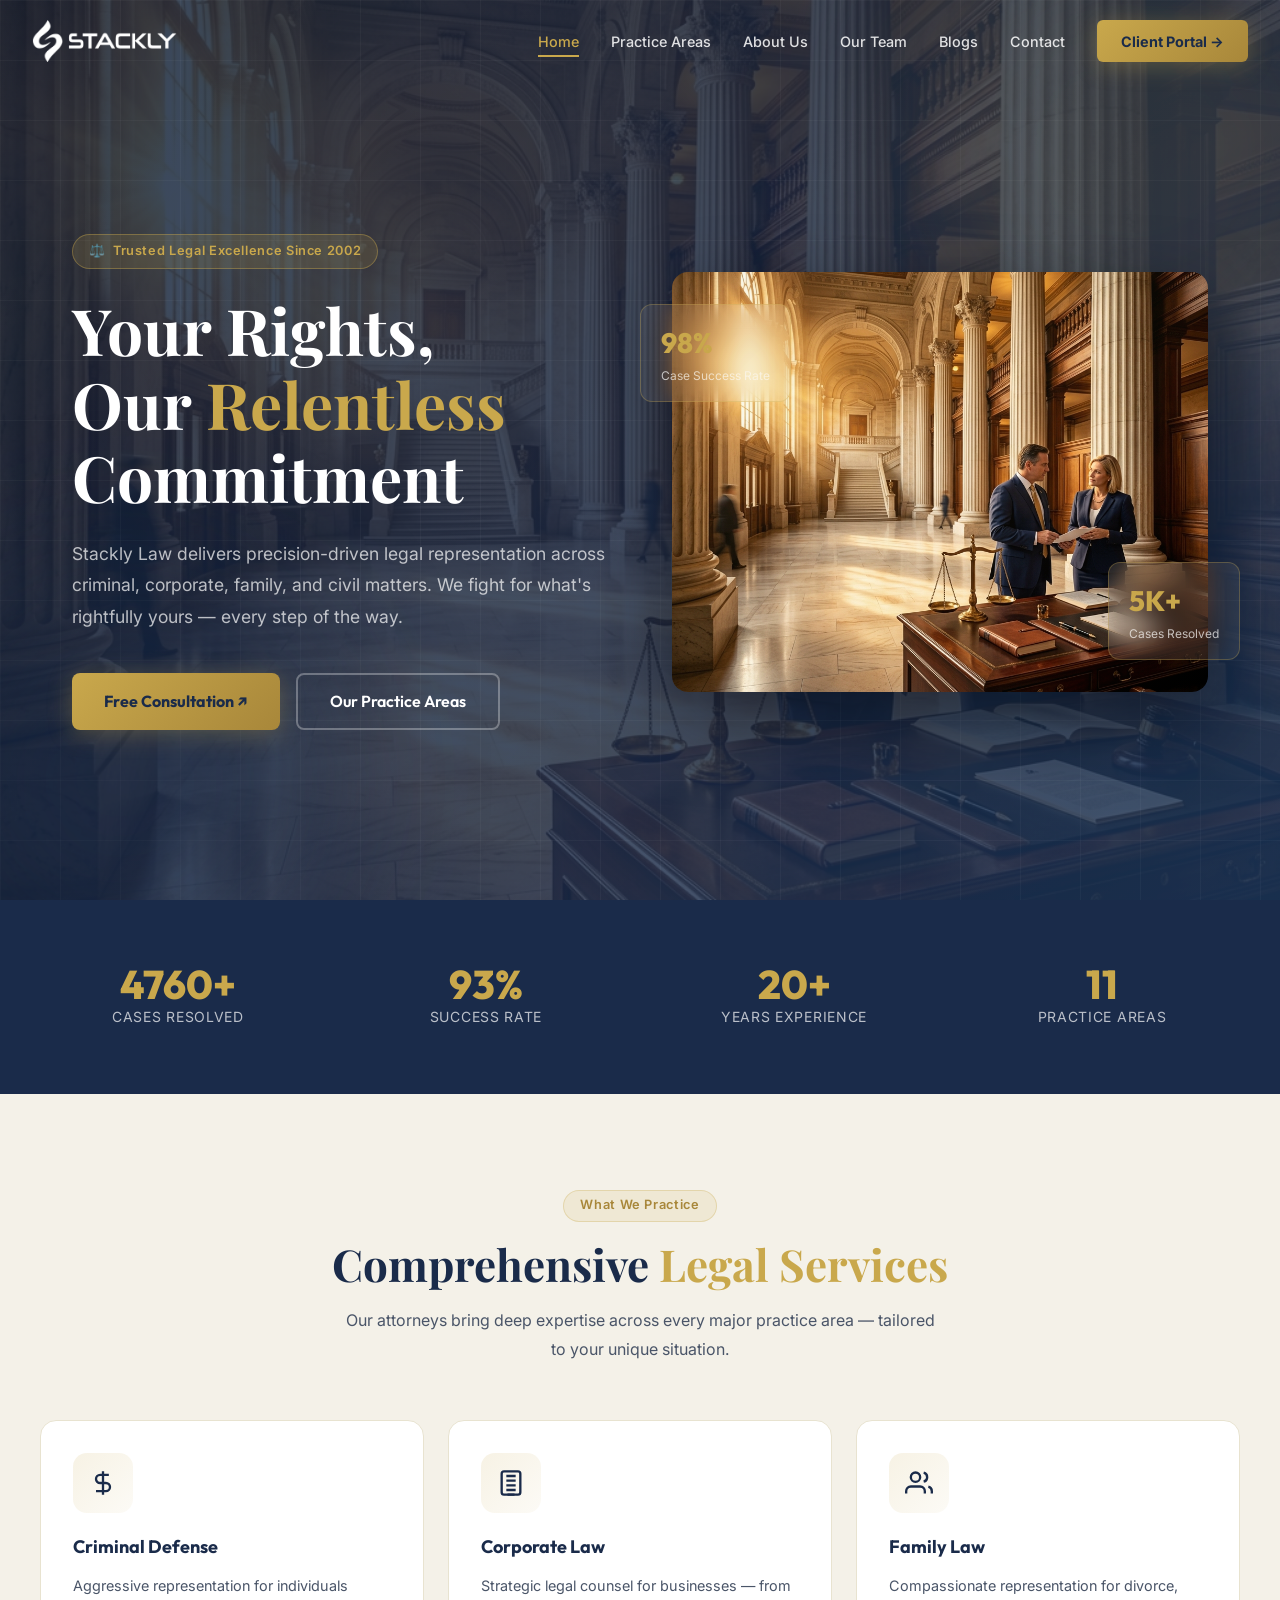
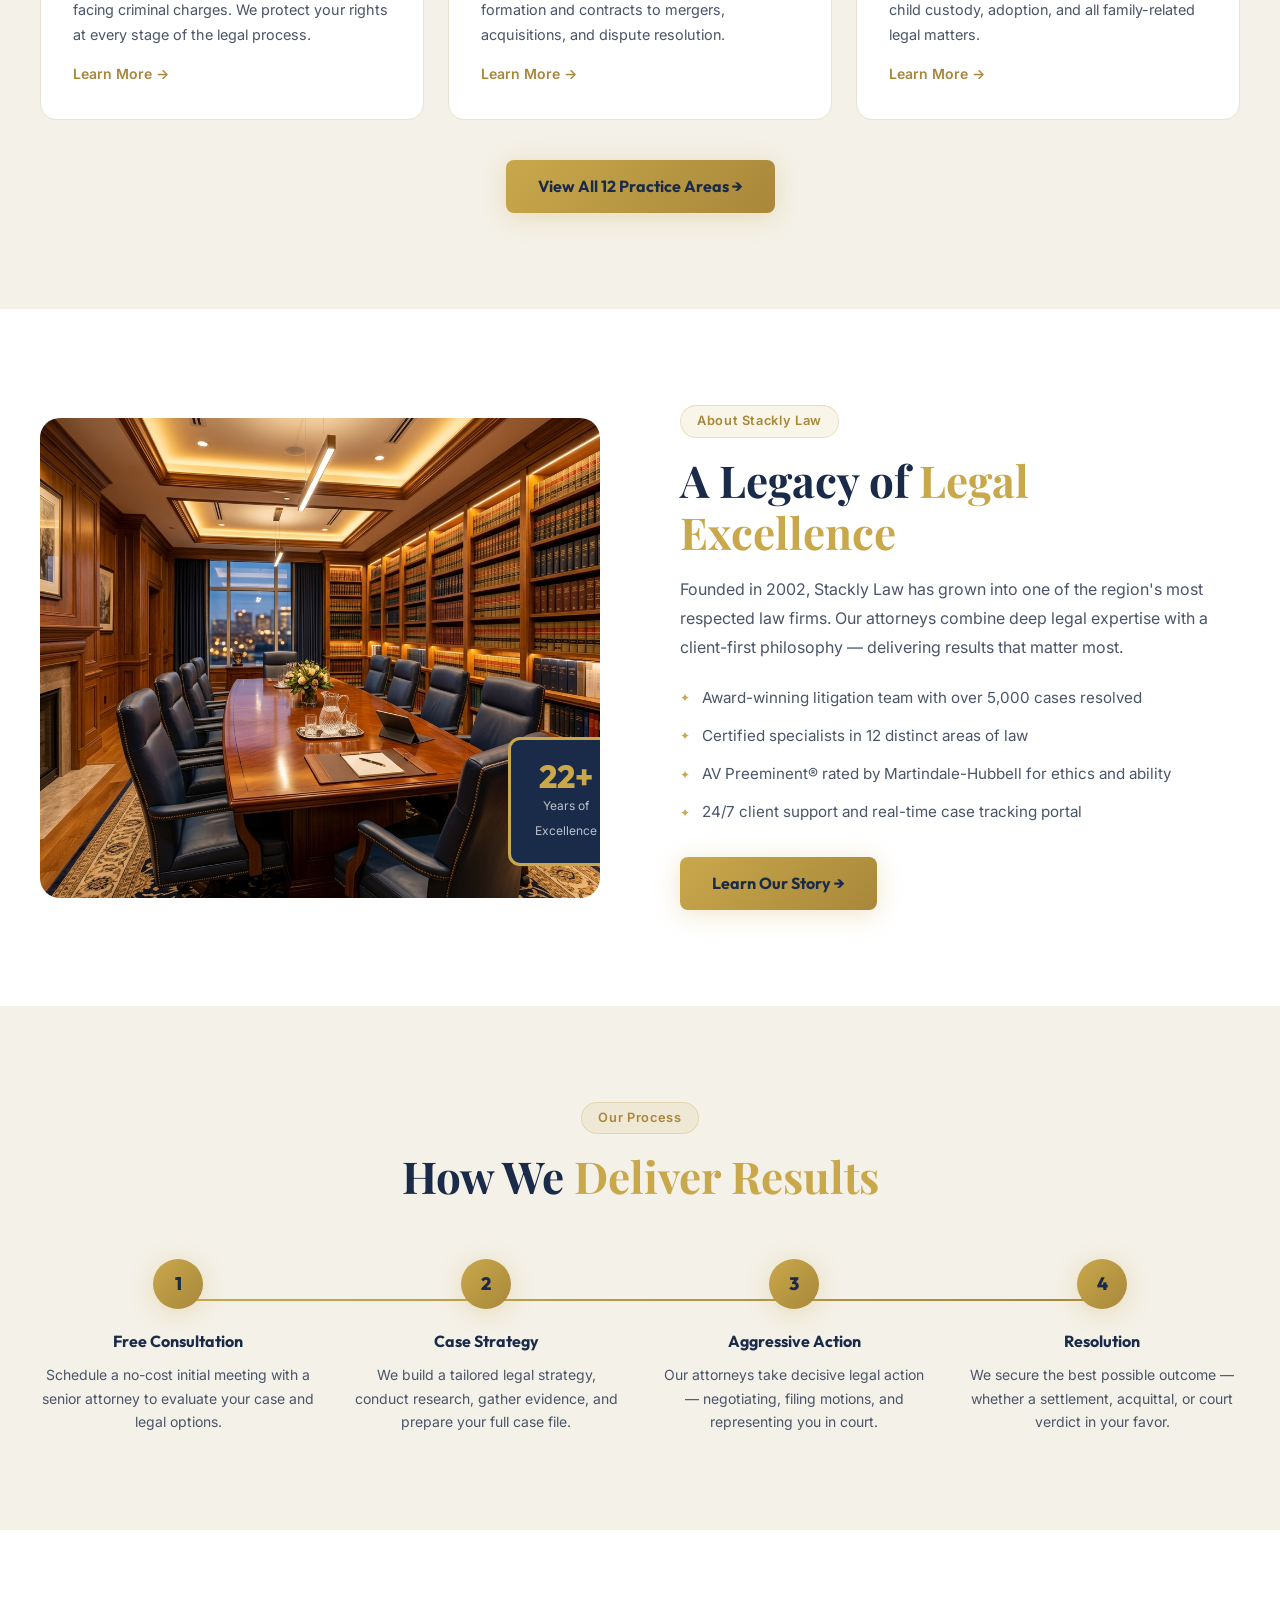
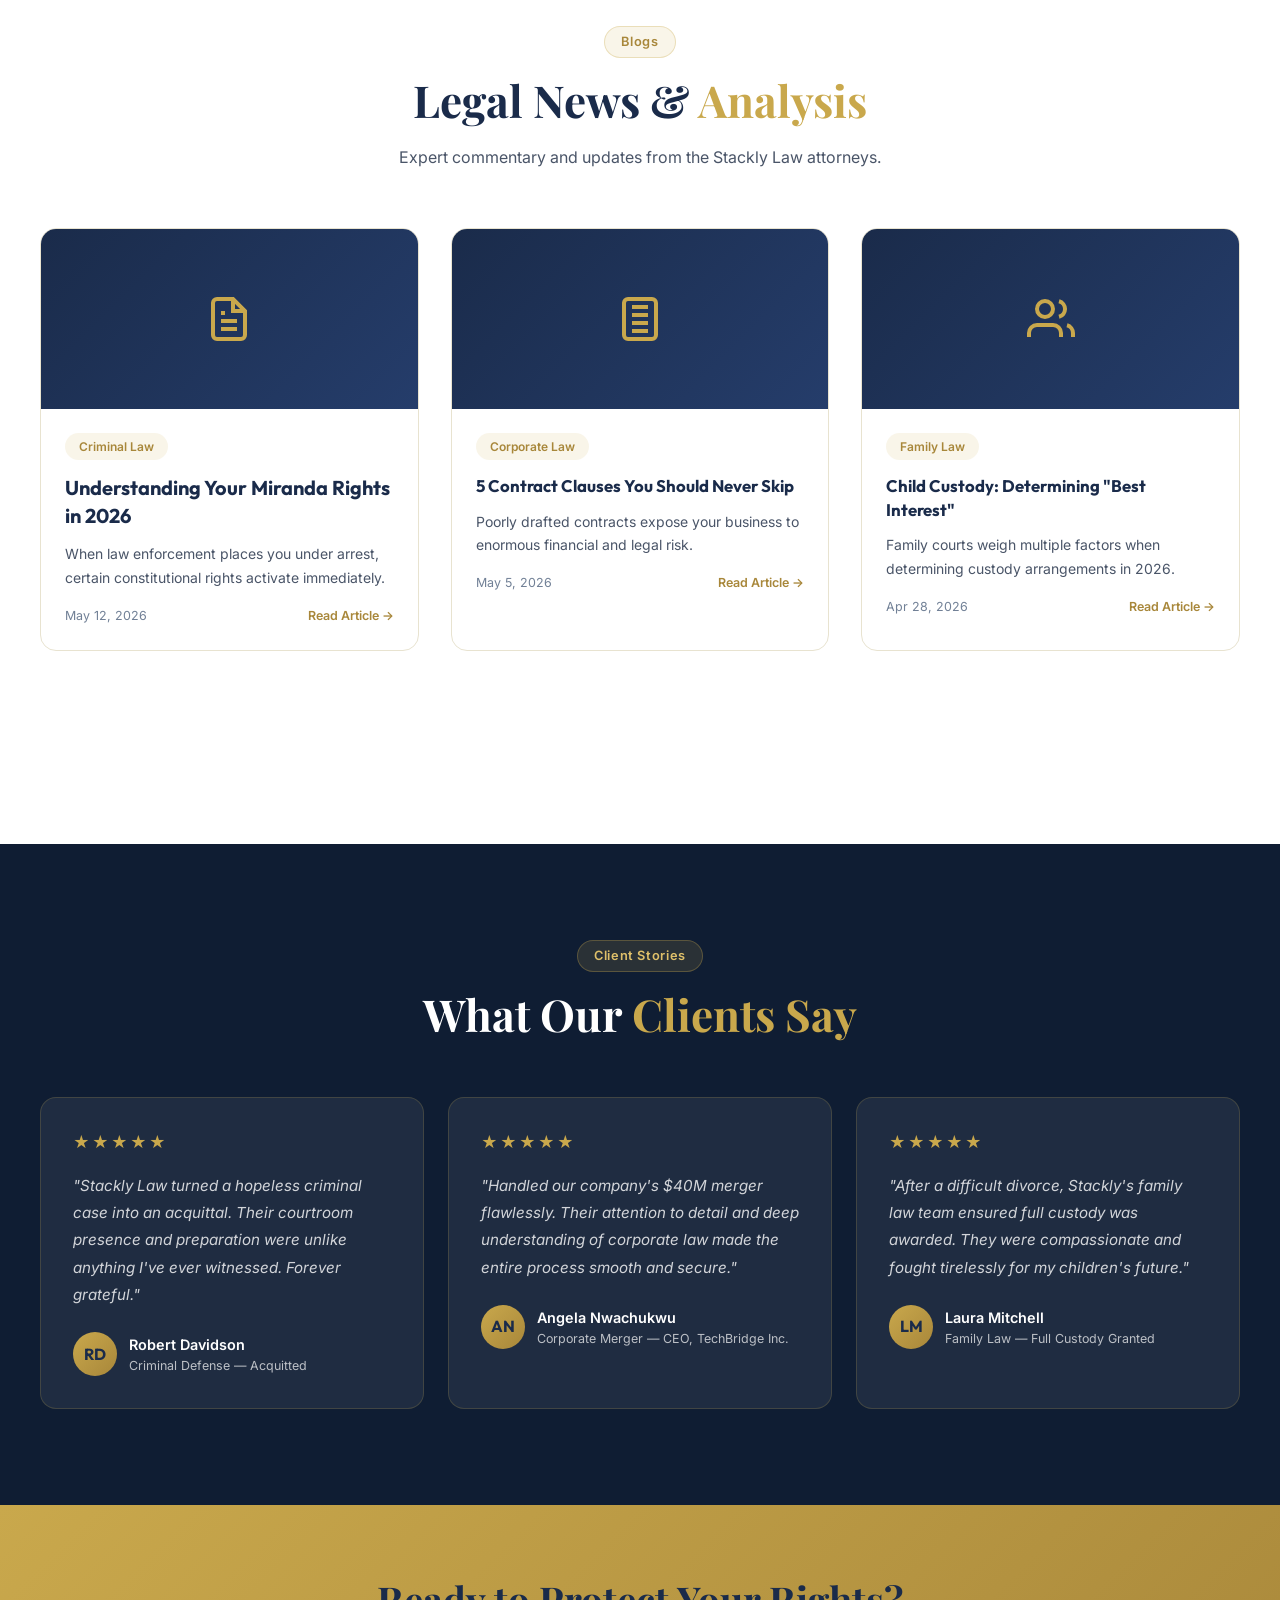
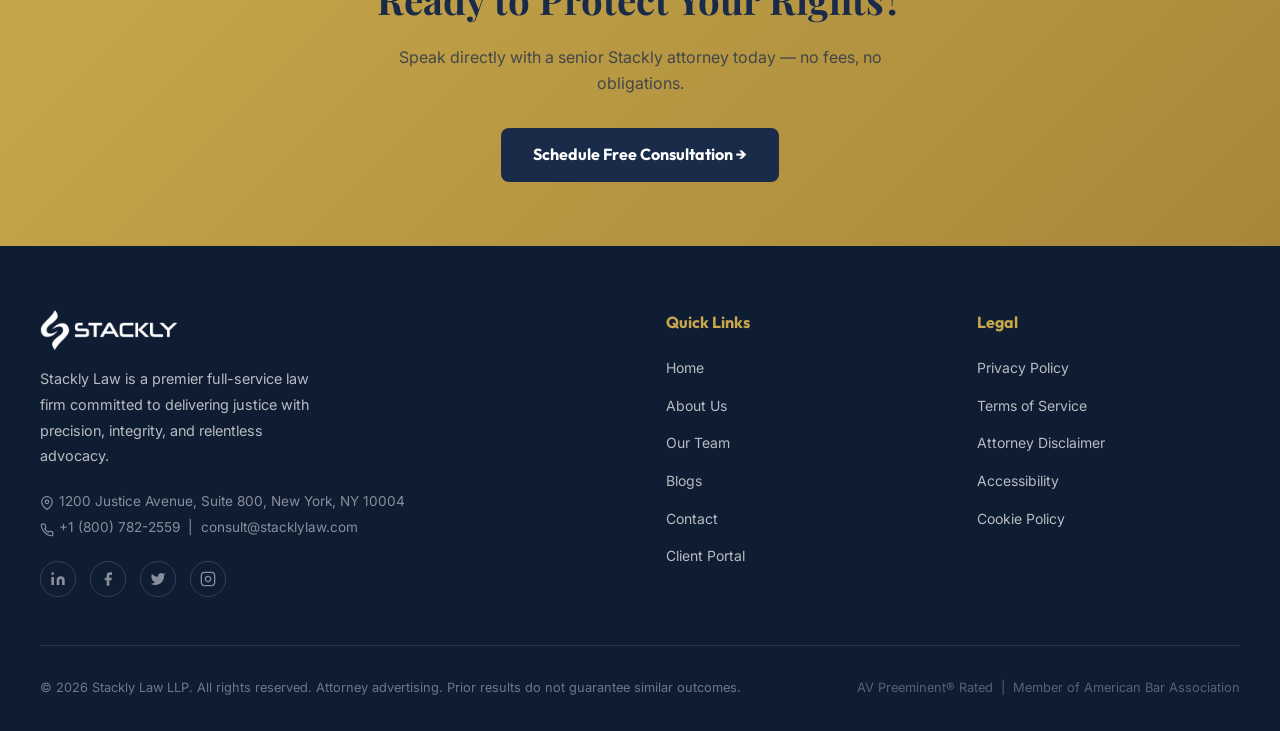
<file: index.html>
<!DOCTYPE html>
<html lang="en">

<head>
  <meta charset="UTF-8">
  <meta name="viewport" content="width=device-width, initial-scale=1.0">
  <meta name="description"
    content="Stackly Law — Expert legal representation in criminal defense, corporate law, family law, real estate, immigration, and civil litigation. Justice. Precision. Results.">
  <title>Stackly Law — Justice. Precision. Results.</title>
  <link rel="stylesheet" href="home.css">
</head>

<body>

  <!-- ── NAVBAR ── -->
  <nav class="navbar" id="navbar">
    <a href="index.html" class="nav-logo">
      <img src="assets/logo.png" alt="Stackly Law">
    </a>
    <div class="nav-links">
      <a href="index.html" class="active">Home</a>
      <a href="practice-areas.html">Practice Areas</a>
      <a href="about.html">About Us</a>
      <a href="team.html">Our Team</a>
      <a href="blog.html">Blogs</a>
      <a href="contact.html">Contact</a>
      <a href="login.html" class="nav-cta">Client Portal →</a>
    </div>
    <button class="hamburger" id="hamburger" aria-label="Toggle menu">
      <span></span><span></span><span></span>
    </button>
  </nav>

  <!-- ── MOBILE MENU ── -->
  <div class="mobile-menu" id="mobileMenu">
    <a href="index.html">Home</a>
    <a href="practice-areas.html">Practice Areas</a>
    <a href="about.html">About Us</a>
    <a href="team.html">Our Team</a>
    <a href="blog.html">Blogs</a>
    <a href="contact.html">Contact</a>
    <a href="login.html" class="nav-cta">Client Portal →</a>
  </div>

  <!-- ── HERO ── -->
  <section class="hero" id="home">
    <div class="hero-bg"></div>
    <div class="hero-grid"></div>
    <div class="hero-orb hero-orb-1"></div>
    <div class="hero-orb hero-orb-2"></div>
    <div class="hero-content">
      <div class="hero-text">
        <div class="hero-badge">⚖️ &nbsp;Trusted Legal Excellence Since 2002</div>
        <h1 class="hero-title">Your Rights,<br>Our <span>Relentless</span><br>Commitment</h1>
        <p class="hero-desc">Stackly Law delivers precision-driven legal representation across criminal, corporate,
          family, and civil matters. We fight for what's rightfully yours — every step of the way.</p>
        <div class="hero-btns">
          <a href="contact.html" class="btn-gold">Free Consultation ↗</a>
          <a href="practice-areas.html" class="btn-outline">Our Practice Areas</a>
        </div>
      </div>
      <div class="hero-visual">
        <div class="hero-img-wrap">
          <img src="assets/hero.webp" alt="Stackly Law Firm" loading="eager">
        </div>
        <div class="hero-float-card hfc-1">
          <div class="hfc-num">98%</div>
          <div class="hfc-label">Case Success Rate</div>
        </div>
        <div class="hero-float-card hfc-2">
          <div class="hfc-num">5K+</div>
          <div class="hfc-label">Cases Resolved</div>
        </div>
      </div>
    </div>
  </section>

  <!-- ── STATS BAR ── -->
  <section class="stats-bar">
    <div class="stats-inner">
      <div class="stat-item reveal delay-1">
        <span class="stat-num" data-target="5000" data-suffix="+">0+</span>
        <span class="stat-label">Cases Resolved</span>
      </div>
      <div class="stat-item reveal delay-2">
        <span class="stat-num" data-target="98" data-suffix="%">0%</span>
        <span class="stat-label">Success Rate</span>
      </div>
      <div class="stat-item reveal delay-3">
        <span class="stat-num" data-target="22" data-suffix="+">0+</span>
        <span class="stat-label">Years Experience</span>
      </div>
      <div class="stat-item reveal delay-4">
        <span class="stat-num" data-target="12" data-suffix="">0</span>
        <span class="stat-label">Practice Areas</span>
      </div>
    </div>
  </section>

  <!-- ── PRACTICE AREAS TEASER ── -->
  <section class="section">
    <div class="section-inner">
      <div class="section-header center">
        <div class="section-tag reveal">What We Practice</div>
        <h2 class="section-title reveal delay-1">Comprehensive <span>Legal Services</span></h2>
        <p class="section-sub reveal delay-2">Our attorneys bring deep expertise across every major practice area —
          tailored to your unique situation.</p>
      </div>
      <div class="practice-grid">
        <div class="practice-card reveal delay-1">
          <div class="pc-icon">
            <svg viewBox="0 0 24 24" fill="none" stroke="currentColor" stroke-width="2" width="28" height="28">
              <path d="M12 2v20M17 5H9.5a3.5 3.5 0 0 0 0 7h5a3.5 3.5 0 0 1 0 7H6" />
            </svg>
          </div>
          <h3 class="pc-title">Criminal Defense</h3>
          <p class="pc-desc">Aggressive representation for individuals facing criminal charges. We protect your rights
            at every stage of the legal process.</p>
          <a href="practice-areas.html" class="pc-link">Learn More →</a>
        </div>
        <div class="practice-card reveal delay-2">
          <div class="pc-icon">
            <svg viewBox="0 0 24 24" fill="none" stroke="currentColor" stroke-width="2" width="28" height="28">
              <rect x="4" y="2" width="16" height="20" rx="2" ry="2" />
              <line x1="9" y1="22" x2="15" y2="22" />
              <line x1="8" y1="6" x2="16" y2="6" />
              <line x1="8" y1="10" x2="16" y2="10" />
              <line x1="8" y1="14" x2="16" y2="14" />
              <line x1="8" y1="18" x2="16" y2="18" />
            </svg>
          </div>
          <h3 class="pc-title">Corporate Law</h3>
          <p class="pc-desc">Strategic legal counsel for businesses — from formation and contracts to mergers,
            acquisitions, and dispute resolution.</p>
          <a href="practice-areas.html" class="pc-link">Learn More →</a>
        </div>
        <div class="practice-card reveal delay-3">
          <div class="pc-icon">
            <svg viewBox="0 0 24 24" fill="none" stroke="currentColor" stroke-width="2" width="28" height="28">
              <path d="M17 21v-2a4 4 0 0 0-4-4H5a4 4 0 0 0-4 4v2" />
              <circle cx="9" cy="7" r="4" />
              <path d="M23 21v-2a4 4 0 0 0-3-3.87" />
              <path d="M16 3.13a4 4 0 0 1 0 7.75" />
            </svg>
          </div>
          <h3 class="pc-title">Family Law</h3>
          <p class="pc-desc">Compassionate representation for divorce, child custody, adoption, and all family-related
            legal matters.</p>
          <a href="practice-areas.html" class="pc-link">Learn More →</a>
        </div>
      </div>
      <div style="text-align:center;margin-top:2.5rem;" class="reveal">
        <a href="practice-areas.html" class="btn-gold">View All 12 Practice Areas →</a>
      </div>
    </div>
  </section>

  <!-- ── ABOUT TEASER ── -->
  <section class="section" style="background:#fff;">
    <div class="section-inner">
      <div class="about-grid">
        <div class="about-img-wrap reveal-left">
          <img src="assets/about.webp" alt="Stackly Law Office" loading="lazy">
          <div class="about-img-badge">
            <span class="ab-num">22+</span>
            <span class="ab-label">Years of<br>Excellence</span>
          </div>
        </div>
        <div class="about-text reveal-right">
          <div class="section-tag">About Stackly Law</div>
          <h2 class="section-title">A Legacy of <span>Legal Excellence</span></h2>
          <p class="section-sub">Founded in 2002, Stackly Law has grown into one of the region's most respected law
            firms. Our attorneys combine deep legal expertise with a client-first philosophy — delivering results that
            matter most.</p>
          <ul class="about-list">
            <li>Award-winning litigation team with over 5,000 cases resolved</li>
            <li>Certified specialists in 12 distinct areas of law</li>
            <li>AV Preeminent® rated by Martindale-Hubbell for ethics and ability</li>
            <li>24/7 client support and real-time case tracking portal</li>
          </ul>
          <a href="about.html" class="btn-gold" style="display:inline-flex;">Learn Our Story →</a>
        </div>
      </div>
    </div>
  </section>

  <!-- ── HOW WE WORK ── -->
  <section class="section" style="background:var(--ivory);">
    <div class="section-inner">
      <div class="section-header center">
        <div class="section-tag reveal">Our Process</div>
        <h2 class="section-title reveal delay-1">How We <span>Deliver Results</span></h2>
      </div>
      <div class="process-steps">
        <div class="process-step reveal delay-1">
          <div class="ps-num">1</div>
          <h4 class="ps-title">Free Consultation</h4>
          <p class="ps-desc">Schedule a no-cost initial meeting with a senior attorney to evaluate your case and legal
            options.</p>
        </div>
        <div class="process-step reveal delay-2">
          <div class="ps-num">2</div>
          <h4 class="ps-title">Case Strategy</h4>
          <p class="ps-desc">We build a tailored legal strategy, conduct research, gather evidence, and prepare your
            full case file.</p>
        </div>
        <div class="process-step reveal delay-3">
          <div class="ps-num">3</div>
          <h4 class="ps-title">Aggressive Action</h4>
          <p class="ps-desc">Our attorneys take decisive legal action — negotiating, filing motions, and representing
            you in court.</p>
        </div>
        <div class="process-step reveal delay-4">
          <div class="ps-num">4</div>
          <h4 class="ps-title">Resolution</h4>
          <p class="ps-desc">We secure the best possible outcome — whether a settlement, acquittal, or court verdict in
            your favor.</p>
        </div>
      </div>
    </div>
  </section>

  <!-- ── LEGAL INSIGHTS (BLOG) ── -->
  <section class="section" style="background:#fff;">
    <div class="section-inner">
      <div class="section-header center">
        <div class="section-tag reveal">Blogs</div>
        <h2 class="section-title reveal delay-1">Legal News & <span>Analysis</span></h2>
        <p class="section-sub reveal delay-2">Expert commentary and updates from the Stackly Law attorneys.</p>
      </div>
      <div class="blog-grid">
        <div class="blog-card reveal delay-1">
          <div class="blog-thumb">
            <svg viewBox="0 0 24 24" fill="none" stroke="var(--gold)" stroke-width="2" width="48" height="48">
              <path d="M14 2H6a2 2 0 0 0-2 2v16a2 2 0 0 0 2 2h12a2 2 0 0 0 2-2V8z" />
              <polyline points="14 2 14 8 20 8" />
              <line x1="16" y1="13" x2="8" y2="13" />
              <line x1="16" y1="17" x2="8" y2="17" />
              <polyline points="10 9 9 9 8 9" />
            </svg>
          </div>
          <div class="blog-body">
            <span class="blog-cat">Criminal Law</span>
            <h2 class="blog-title" style="font-size:1.25rem;">Understanding Your Miranda Rights in 2026</h2>
            <p class="blog-excerpt">When law enforcement places you under arrest, certain constitutional rights activate
              immediately.</p>
            <div class="blog-meta"><span>May 12, 2026</span><a href="404.html" class="blog-read">Read Article →</a>
            </div>
          </div>
        </div>
        <div class="blog-card reveal delay-2">
          <div class="blog-thumb">
            <svg viewBox="0 0 24 24" fill="none" stroke="var(--gold)" stroke-width="2" width="48" height="48">
              <rect x="4" y="2" width="16" height="20" rx="2" ry="2" />
              <line x1="9" y1="22" x2="15" y2="22" />
              <line x1="8" y1="6" x2="16" y2="6" />
              <line x1="8" y1="10" x2="16" y2="10" />
              <line x1="8" y1="14" x2="16" y2="14" />
              <line x1="8" y1="18" x2="16" y2="18" />
            </svg>
          </div>
          <div class="blog-body">
            <span class="blog-cat">Corporate Law</span>
            <h3 class="blog-title">5 Contract Clauses You Should Never Skip</h3>
            <p class="blog-excerpt">Poorly drafted contracts expose your business to enormous financial and legal risk.
            </p>
            <div class="blog-meta"><span>May 5, 2026</span><a href="404.html" class="blog-read">Read Article →</a></div>
          </div>
        </div>
        <div class="blog-card reveal delay-3">
          <div class="blog-thumb">
            <svg viewBox="0 0 24 24" fill="none" stroke="var(--gold)" stroke-width="2" width="48" height="48">
              <path d="M17 21v-2a4 4 0 0 0-4-4H5a4 4 0 0 0-4 4v2" />
              <circle cx="9" cy="7" r="4" />
              <path d="M23 21v-2a4 4 0 0 0-3-3.87" />
              <path d="M16 3.13a4 4 0 0 1 0 7.75" />
            </svg>
          </div>
          <div class="blog-body">
            <span class="blog-cat">Family Law</span>
            <h3 class="blog-title">Child Custody: Determining "Best Interest"</h3>
            <p class="blog-excerpt">Family courts weigh multiple factors when determining custody arrangements in 2026.
            </p>
            <div class="blog-meta"><span>Apr 28, 2026</span><a href="404.html" class="blog-read">Read Article →</a>
            </div>
          </div>
        </div>
      </div>
      <div style="text-align:center;margin-top:2.5rem;" class="reveal">
        <a href="404.html" class="btn-outline">View All Blogs →</a>
      </div>
    </div>
  </section>

  <!-- ── TESTIMONIALS ── -->
  <section class="section section-dark" style="background:var(--navy-dark);">
    <div class="section-inner">
      <div class="section-header center">
        <div class="section-tag reveal">Client Stories</div>
        <h2 class="section-title reveal delay-1">What Our <span>Clients Say</span></h2>
      </div>
      <div class="testi-grid">
        <div class="testi-card reveal delay-1">
          <div class="testi-stars">★★★★★</div>
          <p class="testi-quote">"Stackly Law turned a hopeless criminal case into an acquittal. Their courtroom
            presence and preparation were unlike anything I've ever witnessed. Forever grateful."</p>
          <div class="testi-author">
            <div class="testi-avatar">RD</div>
            <div>
              <div class="testi-name">Robert Davidson</div>
              <div class="testi-case">Criminal Defense — Acquitted</div>
            </div>
          </div>
        </div>
        <div class="testi-card reveal delay-2">
          <div class="testi-stars">★★★★★</div>
          <p class="testi-quote">"Handled our company's $40M merger flawlessly. Their attention to detail and deep
            understanding of corporate law made the entire process smooth and secure."</p>
          <div class="testi-author">
            <div class="testi-avatar">AN</div>
            <div>
              <div class="testi-name">Angela Nwachukwu</div>
              <div class="testi-case">Corporate Merger — CEO, TechBridge Inc.</div>
            </div>
          </div>
        </div>
        <div class="testi-card reveal delay-3">
          <div class="testi-stars">★★★★★</div>
          <p class="testi-quote">"After a difficult divorce, Stackly's family law team ensured full custody was awarded.
            They were compassionate and fought tirelessly for my children's future."</p>
          <div class="testi-author">
            <div class="testi-avatar">LM</div>
            <div>
              <div class="testi-name">Laura Mitchell</div>
              <div class="testi-case">Family Law — Full Custody Granted</div>
            </div>
          </div>
        </div>
      </div>
    </div>
  </section>

  <!-- ── CTA BANNER ── -->
  <div class="cta-banner">
    <h2 class="reveal">Ready to Protect Your Rights?</h2>
    <p class="reveal delay-1">Speak directly with a senior Stackly attorney today — no fees, no obligations.</p>
    <a href="contact.html" class="btn-navy reveal delay-2">Schedule Free Consultation →</a>
  </div>

  <!-- ── FOOTER ── -->
  <footer class="footer">
    <div class="footer-inner">
      <div class="footer-top">
        <div class="footer-brand">
          <img src="assets/logo.png" alt="Stackly Law"
            style="height:40px;filter:brightness(0) invert(1);margin-bottom:1rem;">
          <p>Stackly Law is a premier full-service law firm committed to delivering justice with precision, integrity,
            and relentless advocacy.</p>
          <div style="margin-top:1.25rem;font-size:0.85rem;color:rgba(255,255,255,0.5);line-height:1.9;">
            <svg width="14" height="14" viewBox="0 0 24 24" fill="none" stroke="currentColor" stroke-width="2"
              style="display:inline;vertical-align:middle;margin-right:5px;">
              <path d="M21 10c0 7-9 13-9 13s-9-6-9-13a9 9 0 0 1 18 0z" />
              <circle cx="12" cy="10" r="3" />
            </svg>1200 Justice Avenue, Suite 800, New York, NY 10004<br>
            <svg width="14" height="14" viewBox="0 0 24 24" fill="none" stroke="currentColor" stroke-width="2"
              style="display:inline;vertical-align:middle;margin-right:5px;margin-top:4px;">
              <path
                d="M22 16.92v3a2 2 0 0 1-2.18 2 19.79 19.79 0 0 1-8.63-3.07 19.5 19.5 0 0 1-6-6 19.79 19.79 0 0 1-3.07-8.67A2 2 0 0 1 4.11 2h3a2 2 0 0 1 2 1.72c.127.96.361 1.903.7 2.81a2 2 0 0 1-.45 2.11L8.09 9.91a16 16 0 0 0 6 6l1.27-1.27a2 2 0 0 1 2.11-.45c.907.339 1.85.573 2.81.7A2 2 0 0 1 22 16.92z" />
            </svg>+1 (800) 782-2559 &nbsp;|&nbsp; consult@stacklylaw.com
          </div>
          <div class="footer-socials" style="margin-top:1.25rem;">
            <a href="404.html" title="LinkedIn" aria-label="LinkedIn"><svg width="16" height="16" viewBox="0 0 24 24"
                fill="currentColor">
                <path d="M16 8a6 6 0 0 1 6 6v7h-4v-7a2 2 0 0 0-2-2 2 2 0 0 0-2 2v7h-4v-7a6 6 0 0 1 6-6z" />
                <rect x="2" y="9" width="4" height="12" />
                <circle cx="4" cy="4" r="2" />
              </svg></a>
            <a href="404.html" title="Facebook" aria-label="Facebook"><svg width="16" height="16" viewBox="0 0 24 24"
                fill="currentColor">
                <path d="M18 2h-3a5 5 0 0 0-5 5v3H7v4h3v8h4v-8h3l1-4h-4V7a1 1 0 0 1 1-1h3z" />
              </svg></a>
            <a href="404.html" title="Twitter" aria-label="Twitter"><svg width="16" height="16" viewBox="0 0 24 24"
                fill="currentColor">
                <path
                  d="M23 3a10.9 10.9 0 0 1-3.14 1.53 4.48 4.48 0 0 0-7.86 3v1A10.66 10.66 0 0 1 3 4s-4 9 5 13a11.64 11.64 0 0 1-7 2c9 5 20 0 20-11.5a4.5 4.5 0 0 0-.08-.83A7.72 7.72 0 0 0 23 3z" />
              </svg></a>
            <a href="404.html" title="Instagram" aria-label="Instagram"><svg width="16" height="16" viewBox="0 0 24 24"
                fill="none" stroke="currentColor" stroke-width="2">
                <rect x="2" y="2" width="20" height="20" rx="5" ry="5" />
                <path d="M16 11.37A4 4 0 1 1 12.63 8 4 4 0 0 1 16 11.37z" />
                <line x1="17.5" y1="6.5" x2="17.51" y2="6.5" />
              </svg></a>
          </div>
        </div>
        <div class="footer-col">
          <h4>Quick Links</h4>
          <ul>
            <li><a href="index.html">Home</a></li>
            <li><a href="about.html">About Us</a></li>
            <li><a href="team.html">Our Team</a></li>
            <li><a href="404.html">Blogs</a></li>
            <li><a href="contact.html">Contact</a></li>
            <li><a href="login.html">Client Portal</a></li>
          </ul>
        </div>
        <div class="footer-col">
          <h4>Legal</h4>
          <ul>
            <li><a href="404.html">Privacy Policy</a></li>
            <li><a href="404.html">Terms of Service</a></li>
            <li><a href="404.html">Attorney Disclaimer</a></li>
            <li><a href="404.html">Accessibility</a></li>
            <li><a href="404.html">Cookie Policy</a></li>
          </ul>
        </div>
      </div>
      <div class="footer-bottom">
        <p>© 2026 Stackly Law LLP. All rights reserved. Attorney advertising. Prior results do not guarantee similar
          outcomes.</p>
        <p style="color:rgba(255,255,255,0.3);">AV Preeminent® Rated &nbsp;|&nbsp; Member of American Bar Association
        </p>
      </div>
    </div>
  </footer>

  <script src="home.js"></script>
</body>

</html>
</file>
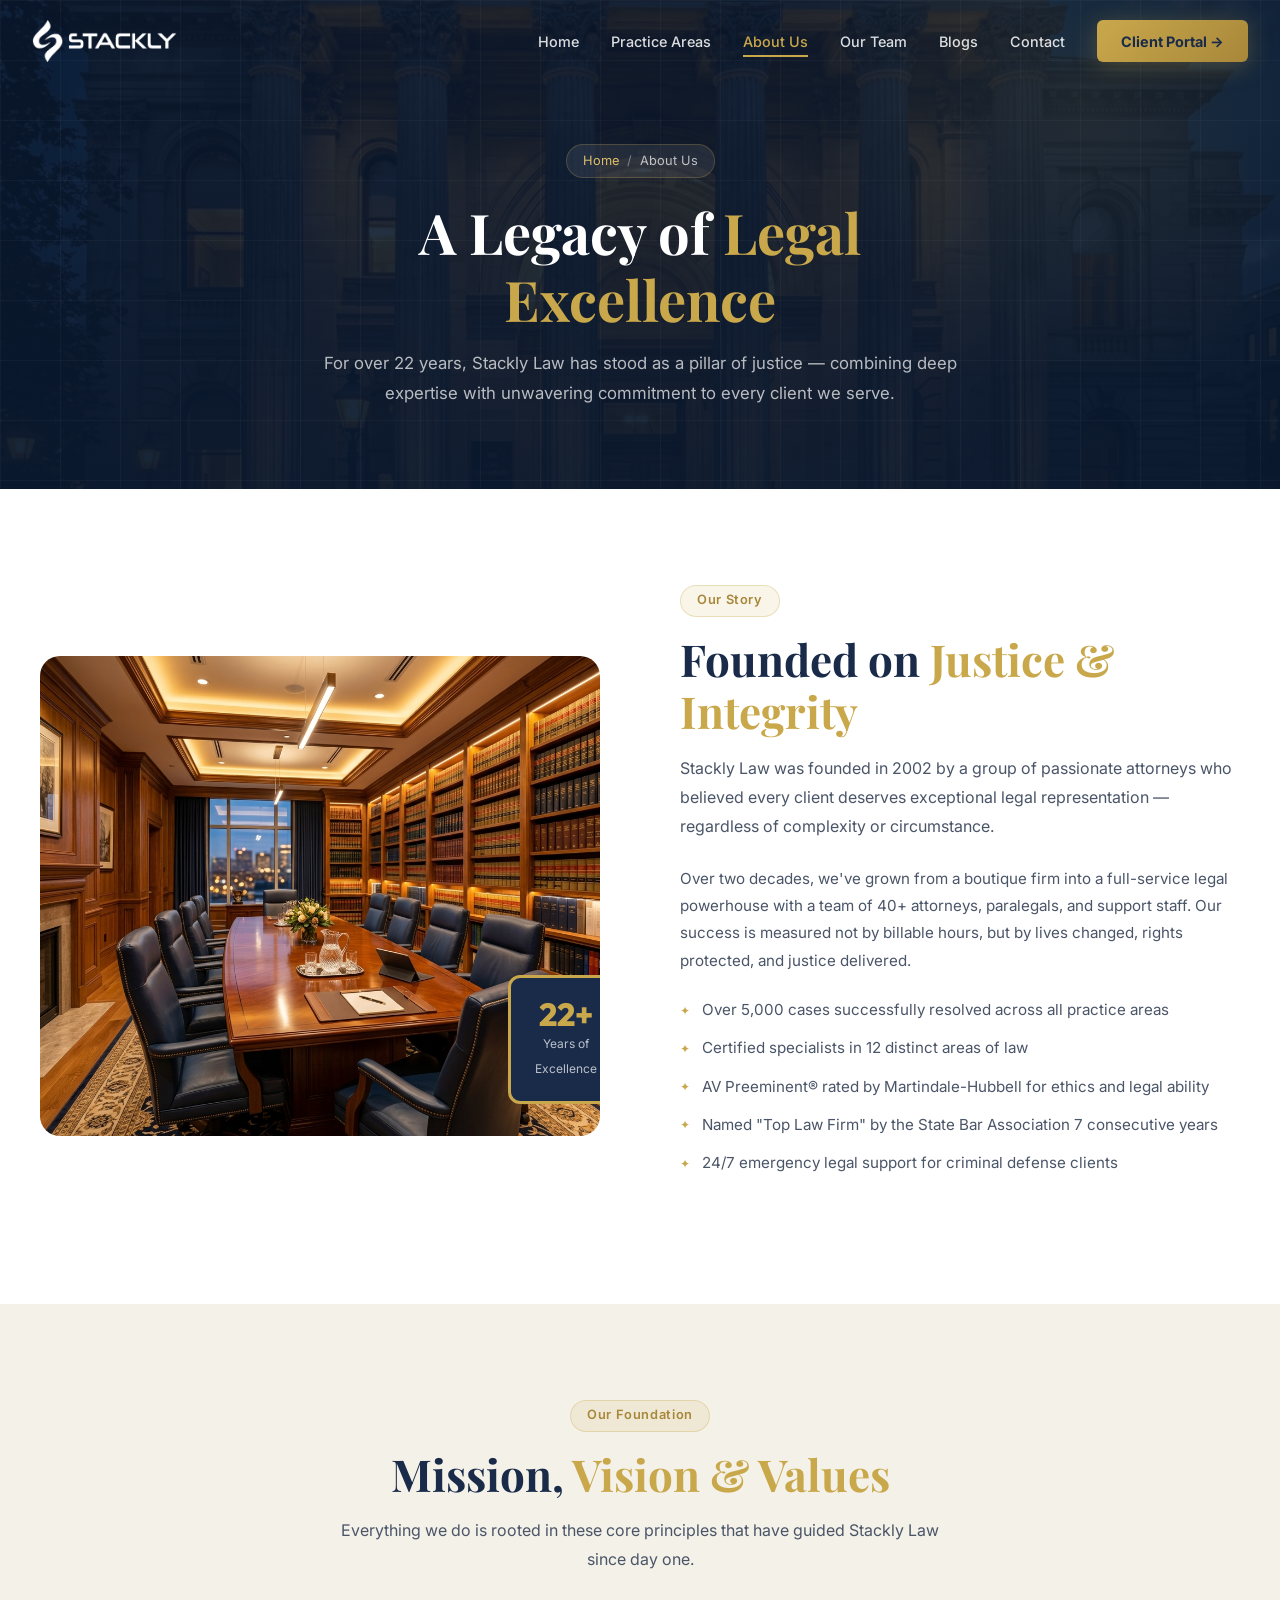
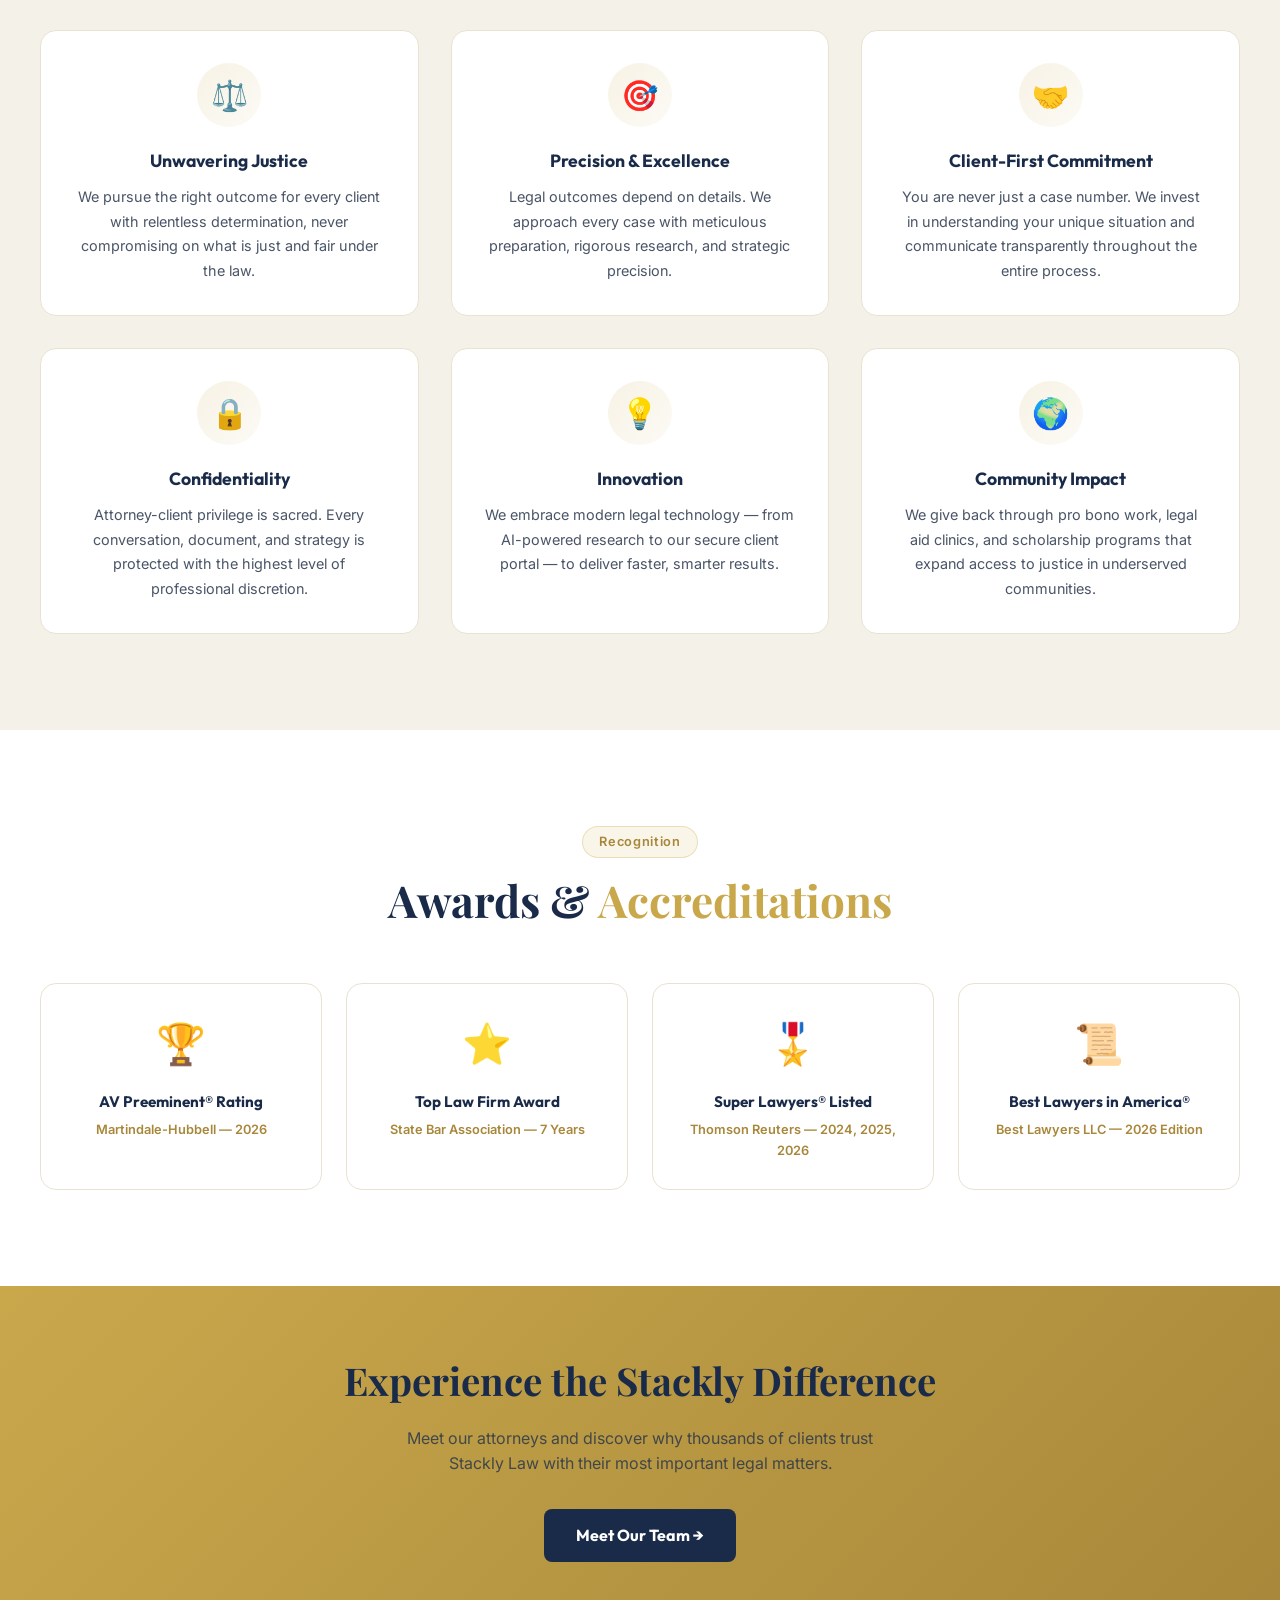
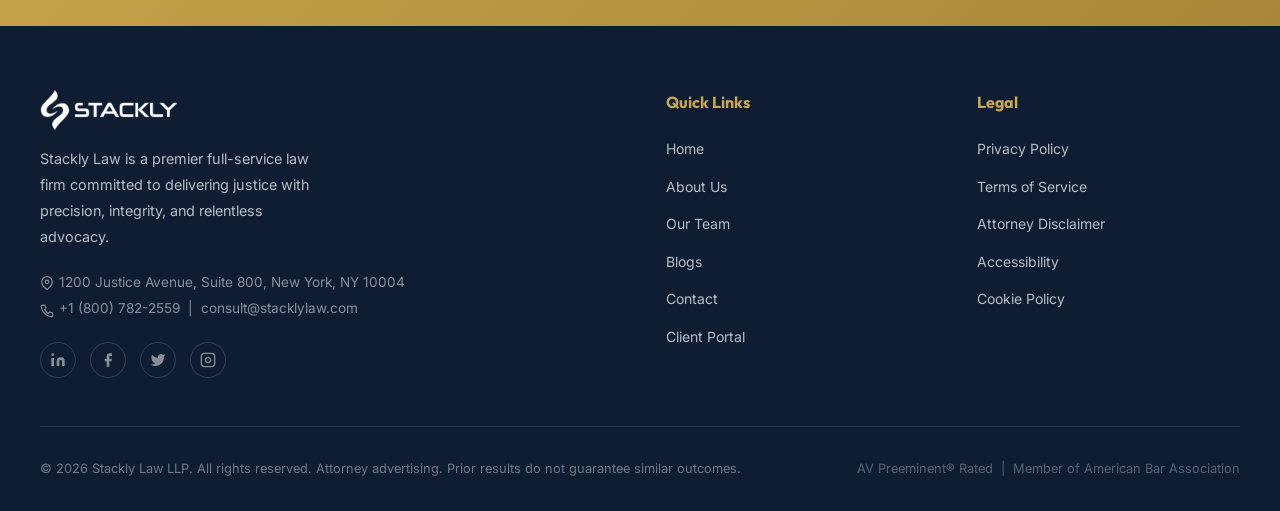
<file: about.html>
<!DOCTYPE html>
<html lang="en">

<head>
  <meta charset="UTF-8">
  <meta name="viewport" content="width=device-width, initial-scale=1.0">
  <meta name="description"
    content="About Stackly Law — 22+ years of legal excellence, our mission, values, and firm history.">
  <title>About Us — Stackly Law</title>
  <link rel="stylesheet" href="home.css">
</head>

<body>

  <nav class="navbar scrolled" id="navbar">
    <a href="index.html" class="nav-logo"><img src="assets/logo.png" alt="Stackly Law"></a>
    <div class="nav-links">
      <a href="index.html">Home</a>
      <a href="practice-areas.html">Practice Areas</a>
      <a href="about.html" class="active">About Us</a>
      <a href="team.html">Our Team</a>
      <a href="blog.html">Blogs</a>
      <a href="contact.html">Contact</a>
      <a href="login.html" class="nav-cta">Client Portal →</a>
    </div>
    <button class="hamburger" id="hamburger" aria-label="Toggle menu"><span></span><span></span><span></span></button>
  </nav>
  <div class="mobile-menu" id="mobileMenu">
    <a href="index.html">Home</a><a href="practice-areas.html">Practice Areas</a><a href="about.html">About Us</a><a
      href="team.html">Our Team</a><a href="blog.html">Insights</a><a href="contact.html">Contact</a><a
      href="login.html" class="nav-cta">Client Portal →</a>
  </div>

  <!-- PAGE HERO -->
  <section class="page-hero"
    style="background: linear-gradient(rgba(10, 25, 47, 0.85), rgba(10, 25, 47, 0.95)), url('assets/about-hero.png') center/cover no-repeat;">
    <div class="page-hero-content">
      <div class="breadcrumb"><a href="index.html">Home</a> <span>/</span> About Us</div>
      <h1 class="page-hero-title">A Legacy of <span>Legal Excellence</span></h1>
      <p class="page-hero-sub">For over 22 years, Stackly Law has stood as a pillar of justice — combining deep
        expertise with unwavering commitment to every client we serve.</p>
    </div>
  </section>

  <!-- STORY SECTION -->
  <section class="section" style="background:#fff;">
    <div class="section-inner">
      <div class="about-grid">
        <div class="about-img-wrap reveal-left">
          <img src="assets/about.webp" alt="Stackly Law Office" loading="lazy">
          <div class="about-img-badge">
            <span class="ab-num">22+</span>
            <span class="ab-label">Years of<br>Excellence</span>
          </div>
        </div>
        <div class="about-text reveal-right">
          <div class="section-tag">Our Story</div>
          <h2 class="section-title">Founded on <span>Justice & Integrity</span></h2>
          <p class="section-sub">Stackly Law was founded in 2002 by a group of passionate attorneys who believed every
            client deserves exceptional legal representation — regardless of complexity or circumstance.</p>
          <p style="font-size:0.95rem;color:var(--text-mid);line-height:1.8;margin-top:1rem;">Over two decades, we've
            grown from a boutique firm into a full-service legal powerhouse with a team of 40+ attorneys, paralegals,
            and support staff. Our success is measured not by billable hours, but by lives changed, rights protected,
            and justice delivered.</p>
          <ul class="about-list" style="margin-top:1.5rem;">
            <li>Over 5,000 cases successfully resolved across all practice areas</li>
            <li>Certified specialists in 12 distinct areas of law</li>
            <li>AV Preeminent® rated by Martindale-Hubbell for ethics and legal ability</li>
            <li>Named "Top Law Firm" by the State Bar Association 7 consecutive years</li>
            <li>24/7 emergency legal support for criminal defense clients</li>
          </ul>
        </div>
      </div>
    </div>
  </section>

  <!-- MISSION & VALUES -->
  <section class="section" style="background:var(--ivory);">
    <div class="section-inner">
      <div class="section-header center">
        <div class="section-tag reveal">Our Foundation</div>
        <h2 class="section-title reveal delay-1">Mission, <span>Vision & Values</span></h2>
        <p class="section-sub reveal delay-2">Everything we do is rooted in these core principles that have guided
          Stackly Law since day one.</p>
      </div>
      <div class="value-grid">
        <div class="value-card reveal delay-1">
          <div class="value-icon">⚖️</div>
          <h3 class="value-title">Unwavering Justice</h3>
          <p class="value-desc">We pursue the right outcome for every client with relentless determination, never
            compromising on what is just and fair under the law.</p>
        </div>
        <div class="value-card reveal delay-2">
          <div class="value-icon">🎯</div>
          <h3 class="value-title">Precision & Excellence</h3>
          <p class="value-desc">Legal outcomes depend on details. We approach every case with meticulous preparation,
            rigorous research, and strategic precision.</p>
        </div>
        <div class="value-card reveal delay-3">
          <div class="value-icon">🤝</div>
          <h3 class="value-title">Client-First Commitment</h3>
          <p class="value-desc">You are never just a case number. We invest in understanding your unique situation and
            communicate transparently throughout the entire process.</p>
        </div>
        <div class="value-card reveal delay-1">
          <div class="value-icon">🔒</div>
          <h3 class="value-title">Confidentiality</h3>
          <p class="value-desc">Attorney-client privilege is sacred. Every conversation, document, and strategy is
            protected with the highest level of professional discretion.</p>
        </div>
        <div class="value-card reveal delay-2">
          <div class="value-icon">💡</div>
          <h3 class="value-title">Innovation</h3>
          <p class="value-desc">We embrace modern legal technology — from AI-powered research to our secure client
            portal — to deliver faster, smarter results.</p>
        </div>
        <div class="value-card reveal delay-3">
          <div class="value-icon">🌍</div>
          <h3 class="value-title">Community Impact</h3>
          <p class="value-desc">We give back through pro bono work, legal aid clinics, and scholarship programs that
            expand access to justice in underserved communities.</p>
        </div>
      </div>
    </div>
  </section>

  <!-- AWARDS & RECOGNITION -->
  <section class="section" style="background:#fff;">
    <div class="section-inner">
      <div class="section-header center">
        <div class="section-tag reveal">Recognition</div>
        <h2 class="section-title reveal delay-1">Awards & <span>Accreditations</span></h2>
      </div>
      <div class="awards-grid">
        <div class="award-card reveal delay-1">
          <div class="award-icon">🏆</div>
          <div class="award-title">AV Preeminent® Rating</div>
          <div class="award-year">Martindale-Hubbell — 2026</div>
        </div>
        <div class="award-card reveal delay-2">
          <div class="award-icon">⭐</div>
          <div class="award-title">Top Law Firm Award</div>
          <div class="award-year">State Bar Association — 7 Years</div>
        </div>
        <div class="award-card reveal delay-3">
          <div class="award-icon">🎖️</div>
          <div class="award-title">Super Lawyers® Listed</div>
          <div class="award-year">Thomson Reuters — 2024, 2025, 2026</div>
        </div>
        <div class="award-card reveal delay-4">
          <div class="award-icon">📜</div>
          <div class="award-title">Best Lawyers in America®</div>
          <div class="award-year">Best Lawyers LLC — 2026 Edition</div>
        </div>
      </div>
    </div>
  </section>

  <!-- CTA -->
  <div class="cta-banner">
    <h2 class="reveal">Experience the Stackly Difference</h2>
    <p class="reveal delay-1">Meet our attorneys and discover why thousands of clients trust Stackly Law with their most
      important legal matters.</p>
    <a href="team.html" class="btn-navy reveal delay-2">Meet Our Team →</a>
  </div>

  <!-- FOOTER -->
  <footer class="footer">
    <div class="footer-inner">
      <div class="footer-top">
        <div class="footer-brand">
          <img src="assets/logo.png" alt="Stackly Law"
            style="height:40px;filter:brightness(0) invert(1);margin-bottom:1rem;">
          <p>Stackly Law is a premier full-service law firm committed to delivering justice with precision, integrity,
            and relentless advocacy.</p>
          <div style="margin-top:1.25rem;font-size:0.85rem;color:rgba(255,255,255,0.5);line-height:1.9;">
            <svg width="14" height="14" viewBox="0 0 24 24" fill="none" stroke="currentColor" stroke-width="2"
              style="display:inline;vertical-align:middle;margin-right:5px;">
              <path d="M21 10c0 7-9 13-9 13s-9-6-9-13a9 9 0 0 1 18 0z" />
              <circle cx="12" cy="10" r="3" />
            </svg>1200 Justice Avenue, Suite 800, New York, NY 10004<br>
            <svg width="14" height="14" viewBox="0 0 24 24" fill="none" stroke="currentColor" stroke-width="2"
              style="display:inline;vertical-align:middle;margin-right:5px;margin-top:4px;">
              <path
                d="M22 16.92v3a2 2 0 0 1-2.18 2 19.79 19.79 0 0 1-8.63-3.07 19.5 19.5 0 0 1-6-6 19.79 19.79 0 0 1-3.07-8.67A2 2 0 0 1 4.11 2h3a2 2 0 0 1 2 1.72c.127.96.361 1.903.7 2.81a2 2 0 0 1-.45 2.11L8.09 9.91a16 16 0 0 0 6 6l1.27-1.27a2 2 0 0 1 2.11-.45c.907.339 1.85.573 2.81.7A2 2 0 0 1 22 16.92z" />
            </svg>+1 (800) 782-2559 &nbsp;|&nbsp; consult@stacklylaw.com
          </div>
          <div class="footer-socials" style="margin-top:1.25rem;">
            <a href="404.html" title="LinkedIn" aria-label="LinkedIn"><svg width="16" height="16" viewBox="0 0 24 24"
                fill="currentColor">
                <path d="M16 8a6 6 0 0 1 6 6v7h-4v-7a2 2 0 0 0-2-2 2 2 0 0 0-2 2v7h-4v-7a6 6 0 0 1 6-6z" />
                <rect x="2" y="9" width="4" height="12" />
                <circle cx="4" cy="4" r="2" />
              </svg></a>
            <a href="404.html" title="Facebook" aria-label="Facebook"><svg width="16" height="16" viewBox="0 0 24 24"
                fill="currentColor">
                <path d="M18 2h-3a5 5 0 0 0-5 5v3H7v4h3v8h4v-8h3l1-4h-4V7a1 1 0 0 1 1-1h3z" />
              </svg></a>
            <a href="404.html" title="Twitter" aria-label="Twitter"><svg width="16" height="16" viewBox="0 0 24 24"
                fill="currentColor">
                <path
                  d="M23 3a10.9 10.9 0 0 1-3.14 1.53 4.48 4.48 0 0 0-7.86 3v1A10.66 10.66 0 0 1 3 4s-4 9 5 13a11.64 11.64 0 0 1-7 2c9 5 20 0 20-11.5a4.5 4.5 0 0 0-.08-.83A7.72 7.72 0 0 0 23 3z" />
              </svg></a>
            <a href="404.html" title="Instagram" aria-label="Instagram"><svg width="16" height="16" viewBox="0 0 24 24"
                fill="none" stroke="currentColor" stroke-width="2">
                <rect x="2" y="2" width="20" height="20" rx="5" ry="5" />
                <path d="M16 11.37A4 4 0 1 1 12.63 8 4 4 0 0 1 16 11.37z" />
                <line x1="17.5" y1="6.5" x2="17.51" y2="6.5" />
              </svg></a>
          </div>
        </div>
        <div class="footer-col">
          <h4>Quick Links</h4>
          <ul>
            <li><a href="index.html">Home</a></li>
            <li><a href="about.html">About Us</a></li>
            <li><a href="team.html">Our Team</a></li>
            <li><a href="blog.html">Blogs</a></li>
            <li><a href="contact.html">Contact</a></li>
            <li><a href="login.html">Client Portal</a></li>
          </ul>
        </div>
        <div class="footer-col">
          <h4>Legal</h4>
          <ul>
            <li><a href="404.html">Privacy Policy</a></li>
            <li><a href="404.html">Terms of Service</a></li>
            <li><a href="404.html">Attorney Disclaimer</a></li>
            <li><a href="404.html">Accessibility</a></li>
            <li><a href="404.html">Cookie Policy</a></li>
          </ul>
        </div>
      </div>
      <div class="footer-bottom">
        <p>&copy; 2026 Stackly Law LLP. All rights reserved. Attorney advertising. Prior results do not guarantee
          similar outcomes.</p>
        <p style="color:rgba(255,255,255,0.3);">AV Preeminent&reg; Rated &nbsp;|&nbsp; Member of American Bar
          Association</p>
      </div>
    </div>
  </footer>
  <script src="home.js"></script>
</body>

</html>
</file>
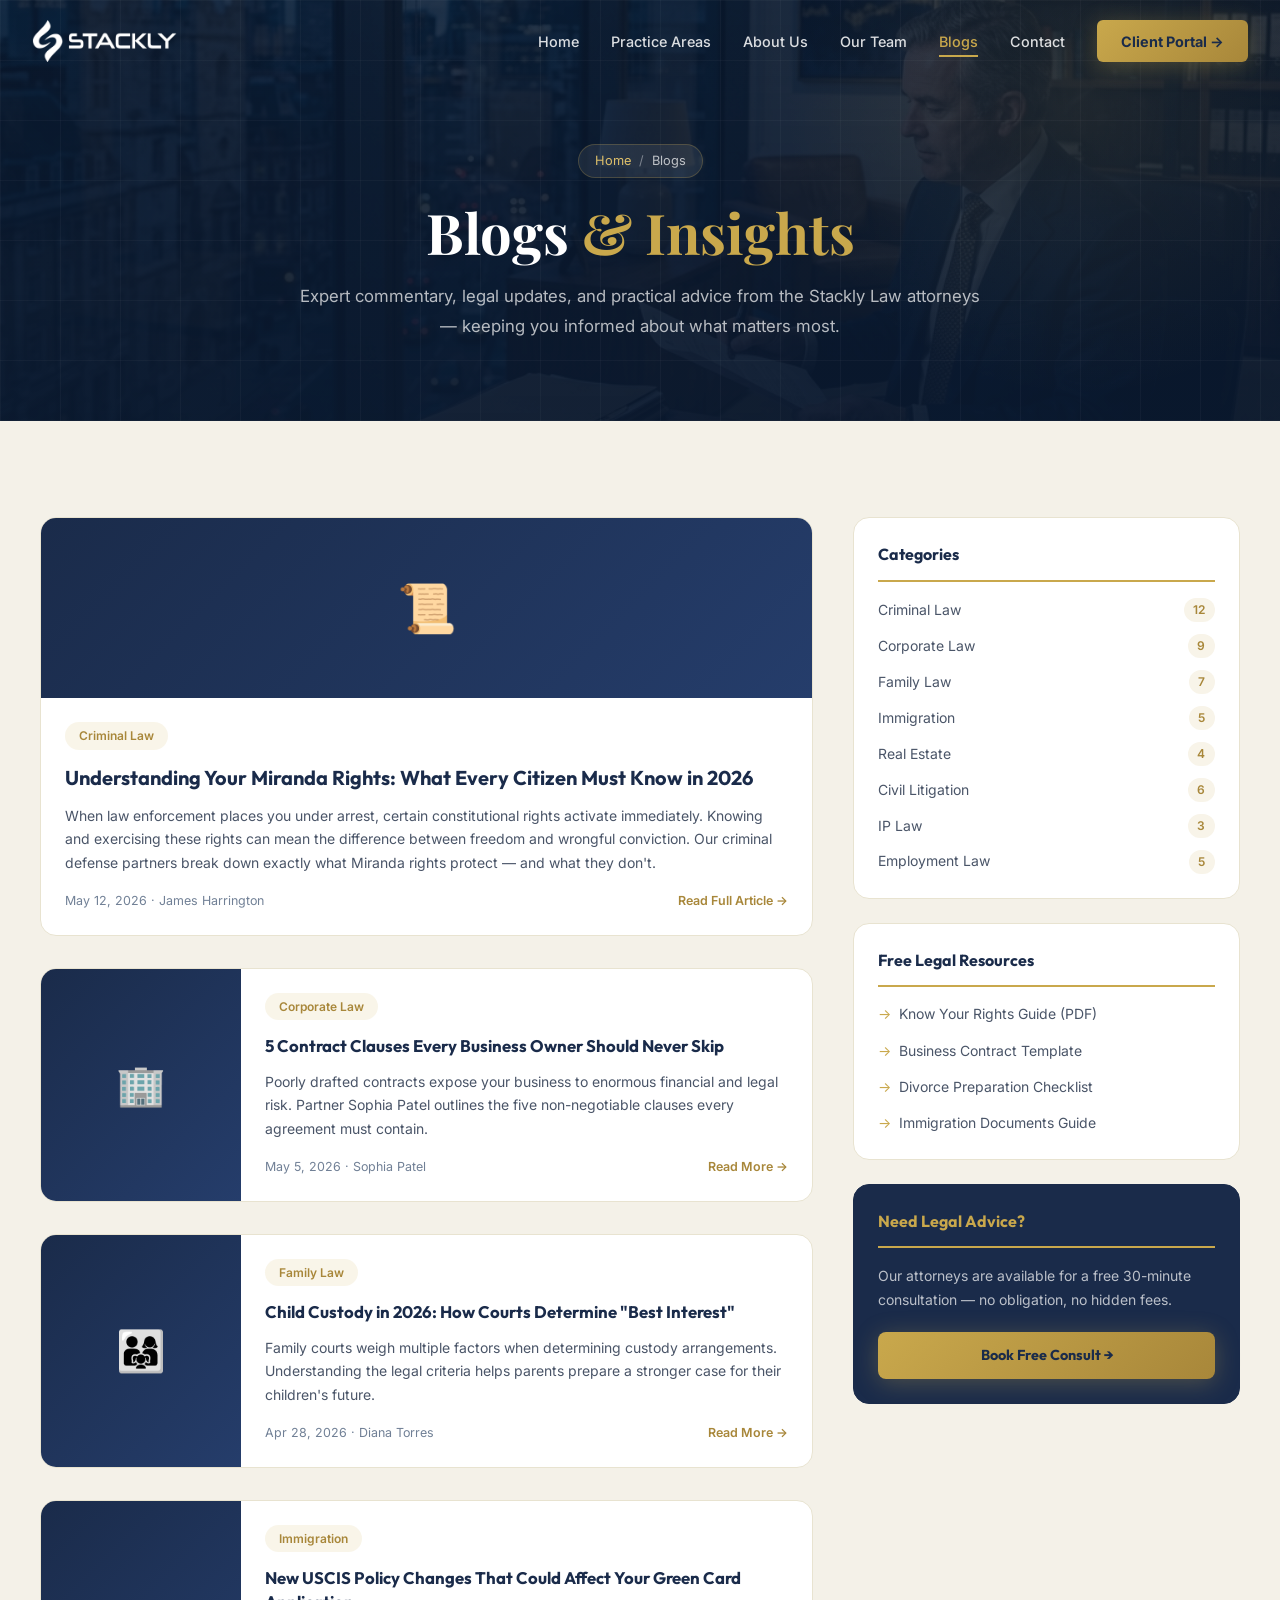
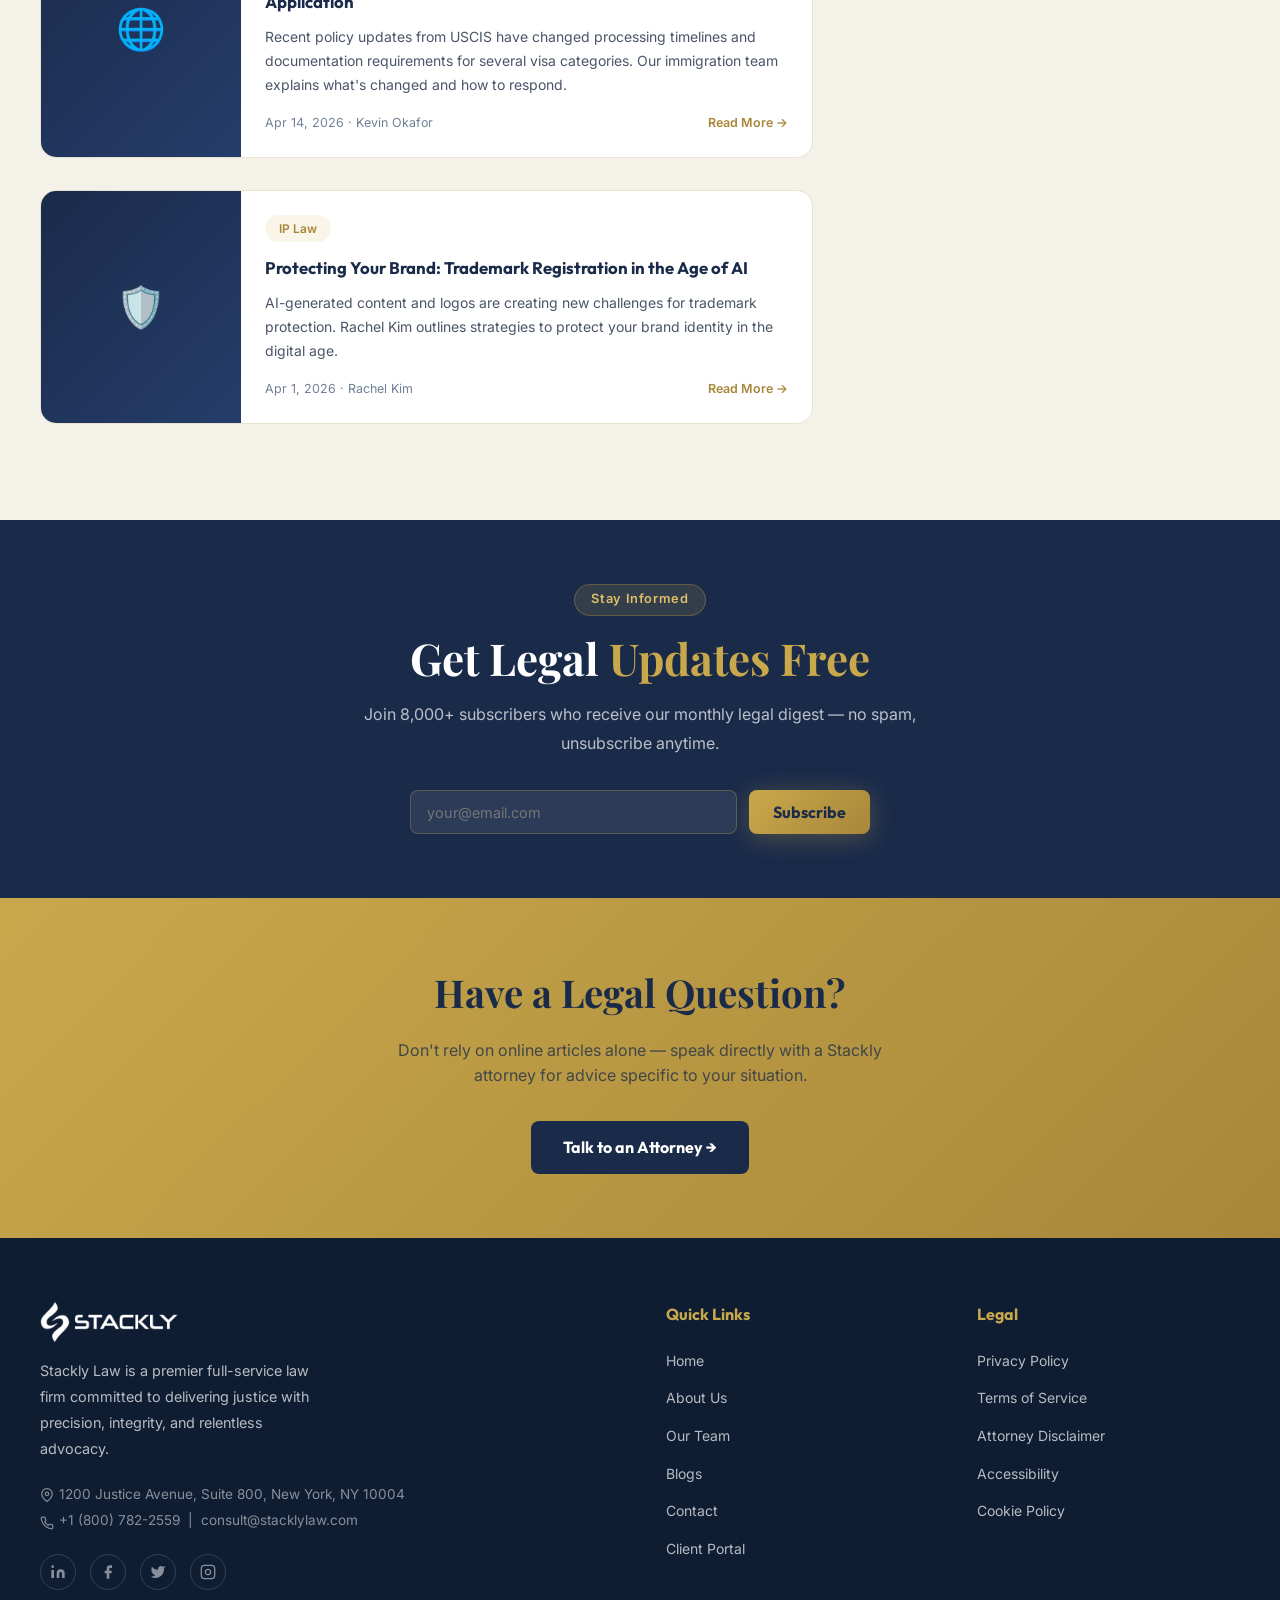
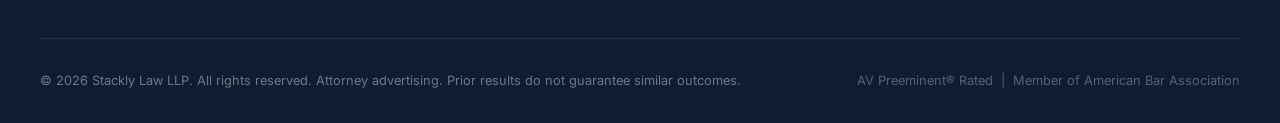
<file: blog.html>
<!DOCTYPE html>
<html lang="en">

<head>
  <meta charset="UTF-8">
  <meta name="viewport" content="width=device-width, initial-scale=1.0">
  <meta name="description"
    content="Stackly Law Legal Insights — Expert commentary on criminal law, corporate law, family law, immigration, and more.">
  <title>Legal Insights — Stackly Law</title>
  <link rel="stylesheet" href="home.css">
</head>

<body>

  <nav class="navbar scrolled" id="navbar">
    <a href="index.html" class="nav-logo"><img src="assets/logo.png" alt="Stackly Law"></a>
    <div class="nav-links">
      <a href="index.html">Home</a>
      <a href="practice-areas.html">Practice Areas</a>
      <a href="about.html">About Us</a>
      <a href="team.html">Our Team</a>
      <a href="blog.html" class="active">Blogs</a>
      <a href="contact.html">Contact</a>
      <a href="login.html" class="nav-cta">Client Portal →</a>
    </div>
    <button class="hamburger" id="hamburger" aria-label="Toggle menu"><span></span><span></span><span></span></button>
  </nav>
  <div class="mobile-menu" id="mobileMenu">
    <a href="index.html">Home</a><a href="practice-areas.html">Practice Areas</a><a href="about.html">About Us</a><a
      href="team.html">Our Team</a><a href="blog.html">Blogs</a><a href="contact.html">Contact</a><a href="login.html"
      class="nav-cta">Client Portal →</a>
  </div>

  <!-- PAGE HERO -->
  <section class="page-hero"
    style="background: linear-gradient(rgba(10, 25, 47, 0.85), rgba(10, 25, 47, 0.95)), url('assets/blog-hero.png') center/cover no-repeat;">
    <div class="page-hero-content">
      <div class="breadcrumb"><a href="index.html">Home</a> <span>/</span>Blogs</div>
      <h1 class="page-hero-title">Blogs <span>& Insights</span></h1>
      <p class="page-hero-sub">Expert commentary, legal updates, and practical advice from the Stackly Law attorneys —
        keeping you informed about what matters most.</p>
    </div>
  </section>

  <!-- BLOG CONTENT -->
  <section class="section" style="background:var(--ivory);">
    <div class="section-inner">
      <div class="blog-grid-lg">

        <!-- MAIN ARTICLES -->
        <div class="blog-main-grid">
          <!-- Featured Article -->
          <div class="blog-card reveal">
            <div class="blog-thumb">📜</div>
            <div class="blog-body">
              <span class="blog-cat">Criminal Law</span>
              <h2 class="blog-title" style="font-size:1.25rem;">Understanding Your Miranda Rights: What Every Citizen
                Must Know in 2026</h2>
              <p class="blog-excerpt">When law enforcement places you under arrest, certain constitutional rights
                activate immediately. Knowing and exercising these rights can mean the difference between freedom and
                wrongful conviction. Our criminal defense partners break down exactly what Miranda rights protect — and
                what they don't.</p>
              <div class="blog-meta"><span>May 12, 2026 · James Harrington</span><a href="404.html"
                  class="blog-read">Read Full Article →</a></div>
            </div>
          </div>

          <div class="blog-card-h reveal delay-1">
            <div class="blog-thumb" style="font-size:2.5rem;">🏢</div>
            <div class="blog-body">
              <span class="blog-cat">Corporate Law</span>
              <h3 class="blog-title">5 Contract Clauses Every Business Owner Should Never Skip</h3>
              <p class="blog-excerpt">Poorly drafted contracts expose your business to enormous financial and legal
                risk. Partner Sophia Patel outlines the five non-negotiable clauses every agreement must contain.</p>
              <div class="blog-meta"><span>May 5, 2026 · Sophia Patel</span><a href="404.html" class="blog-read">Read
                  More →</a></div>
            </div>
          </div>

          <div class="blog-card-h reveal delay-2">
            <div class="blog-thumb" style="font-size:2.5rem;">👨‍👩‍👧</div>
            <div class="blog-body">
              <span class="blog-cat">Family Law</span>
              <h3 class="blog-title">Child Custody in 2026: How Courts Determine "Best Interest"</h3>
              <p class="blog-excerpt">Family courts weigh multiple factors when determining custody arrangements.
                Understanding the legal criteria helps parents prepare a stronger case for their children's future.</p>
              <div class="blog-meta"><span>Apr 28, 2026 · Diana Torres</span><a href="404.html" class="blog-read">Read
                  More →</a></div>
            </div>
          </div>

          <div class="blog-card-h reveal delay-3">
            <div class="blog-thumb" style="font-size:2.5rem;">🌐</div>
            <div class="blog-body">
              <span class="blog-cat">Immigration</span>
              <h3 class="blog-title">New USCIS Policy Changes That Could Affect Your Green Card Application</h3>
              <p class="blog-excerpt">Recent policy updates from USCIS have changed processing timelines and
                documentation requirements for several visa categories. Our immigration team explains what's changed and
                how to respond.</p>
              <div class="blog-meta"><span>Apr 14, 2026 · Kevin Okafor</span><a href="404.html" class="blog-read">Read
                  More →</a></div>
            </div>
          </div>

          <div class="blog-card-h reveal delay-1">
            <div class="blog-thumb" style="font-size:2.5rem;">🛡️</div>
            <div class="blog-body">
              <span class="blog-cat">IP Law</span>
              <h3 class="blog-title">Protecting Your Brand: Trademark Registration in the Age of AI</h3>
              <p class="blog-excerpt">AI-generated content and logos are creating new challenges for trademark
                protection. Rachel Kim outlines strategies to protect your brand identity in the digital age.</p>
              <div class="blog-meta"><span>Apr 1, 2026 · Rachel Kim</span><a href="404.html" class="blog-read">Read More
                  →</a></div>
            </div>
          </div>
        </div>

        <!-- SIDEBAR -->
        <div class="blog-sidebar reveal-right">
          <div class="sidebar-widget">
            <h4>Categories</h4>
            <div class="sidebar-cats">
              <a href="#">Criminal Law <span>12</span></a>
              <a href="#">Corporate Law <span>9</span></a>
              <a href="#">Family Law <span>7</span></a>
              <a href="#">Immigration <span>5</span></a>
              <a href="#">Real Estate <span>4</span></a>
              <a href="#">Civil Litigation <span>6</span></a>
              <a href="#">IP Law <span>3</span></a>
              <a href="#">Employment Law <span>5</span></a>
            </div>
          </div>

          <div class="sidebar-widget">
            <h4>Free Legal Resources</h4>
            <ul style="display:flex;flex-direction:column;gap:0.875rem;margin-top:0.5rem;">
              <li><a href="#"
                  style="font-size:0.875rem;color:var(--text-mid);display:flex;gap:0.5rem;align-items:flex-start;"><span
                    style="color:var(--gold);">→</span> Know Your Rights Guide (PDF)</a></li>
              <li><a href="#"
                  style="font-size:0.875rem;color:var(--text-mid);display:flex;gap:0.5rem;align-items:flex-start;"><span
                    style="color:var(--gold);">→</span> Business Contract Template</a></li>
              <li><a href="#"
                  style="font-size:0.875rem;color:var(--text-mid);display:flex;gap:0.5rem;align-items:flex-start;"><span
                    style="color:var(--gold);">→</span> Divorce Preparation Checklist</a></li>
              <li><a href="#"
                  style="font-size:0.875rem;color:var(--text-mid);display:flex;gap:0.5rem;align-items:flex-start;"><span
                    style="color:var(--gold);">→</span> Immigration Documents Guide</a></li>
            </ul>
          </div>

          <div class="sidebar-widget" style="background:var(--navy);border-color:var(--navy);">
            <h4 style="color:var(--gold);">Need Legal Advice?</h4>
            <p style="font-size:0.875rem;color:rgba(255,255,255,0.7);line-height:1.7;margin-bottom:1.25rem;">Our
              attorneys are available for a free 30-minute consultation — no obligation, no hidden fees.</p>
            <a href="contact.html" class="btn-gold"
              style="width:100%;justify-content:center;font-size:0.9rem;padding:0.75rem;">Book Free Consult →</a>
          </div>
        </div>
      </div>
    </div>
  </section>

  <!-- NEWSLETTER -->
  <section class="section section-dark" style="background:var(--navy);padding:4rem 2rem;text-align:center;">
    <div class="section-inner" style="max-width:600px;">
      <div class="section-tag reveal">Stay Informed</div>
      <h2 class="section-title reveal delay-1" style="color:var(--white);">Get Legal <span>Updates Free</span></h2>
      <p class="section-sub reveal delay-2" style="color:var(--text-white70);margin:0 auto 2rem;">Join 8,000+
        subscribers who receive our monthly legal digest — no spam, unsubscribe anytime.</p>
      <form style="display:flex;gap:0.75rem;max-width:460px;margin:0 auto;" class="reveal delay-3"
        onsubmit="event.preventDefault();this.querySelector('button').textContent='✓ Subscribed!';">
        <input type="email" placeholder="your@email.com"
          style="flex:1;padding:0.75rem 1rem;border-radius:8px;border:1.5px solid rgba(201,168,76,0.3);background:rgba(255,255,255,0.08);color:#fff;font-family:inherit;font-size:0.9rem;outline:none;"
          required>
        <button type="submit" class="btn-gold" style="white-space:nowrap;padding:0.75rem 1.5rem;">Subscribe</button>
      </form>
    </div>
  </section>

  <!-- CTA -->
  <div class="cta-banner">
    <h2 class="reveal">Have a Legal Question?</h2>
    <p class="reveal delay-1">Don't rely on online articles alone — speak directly with a Stackly attorney for advice
      specific to your situation.</p>
    <a href="contact.html" class="btn-navy reveal delay-2">Talk to an Attorney →</a>
  </div>

  <footer class="footer">
    <div class="footer-inner">
      <div class="footer-top">
        <div class="footer-brand">
          <img src="assets/logo.png" alt="Stackly Law"
            style="height:40px;filter:brightness(0) invert(1);margin-bottom:1rem;">
          <p>Stackly Law is a premier full-service law firm committed to delivering justice with precision, integrity,
            and relentless advocacy.</p>
          <div style="margin-top:1.25rem;font-size:0.85rem;color:rgba(255,255,255,0.5);line-height:1.9;">
            <svg width="14" height="14" viewBox="0 0 24 24" fill="none" stroke="currentColor" stroke-width="2"
              style="display:inline;vertical-align:middle;margin-right:5px;">
              <path d="M21 10c0 7-9 13-9 13s-9-6-9-13a9 9 0 0 1 18 0z" />
              <circle cx="12" cy="10" r="3" />
            </svg>1200 Justice Avenue, Suite 800, New York, NY 10004<br>
            <svg width="14" height="14" viewBox="0 0 24 24" fill="none" stroke="currentColor" stroke-width="2"
              style="display:inline;vertical-align:middle;margin-right:5px;margin-top:4px;">
              <path
                d="M22 16.92v3a2 2 0 0 1-2.18 2 19.79 19.79 0 0 1-8.63-3.07 19.5 19.5 0 0 1-6-6 19.79 19.79 0 0 1-3.07-8.67A2 2 0 0 1 4.11 2h3a2 2 0 0 1 2 1.72c.127.96.361 1.903.7 2.81a2 2 0 0 1-.45 2.11L8.09 9.91a16 16 0 0 0 6 6l1.27-1.27a2 2 0 0 1 2.11-.45c.907.339 1.85.573 2.81.7A2 2 0 0 1 22 16.92z" />
            </svg>+1 (800) 782-2559 &nbsp;|&nbsp; consult@stacklylaw.com
          </div>
          <div class="footer-socials" style="margin-top:1.25rem;">
            <a href="404.html" title="LinkedIn" aria-label="LinkedIn"><svg width="16" height="16" viewBox="0 0 24 24"
                fill="currentColor">
                <path d="M16 8a6 6 0 0 1 6 6v7h-4v-7a2 2 0 0 0-2-2 2 2 0 0 0-2 2v7h-4v-7a6 6 0 0 1 6-6z" />
                <rect x="2" y="9" width="4" height="12" />
                <circle cx="4" cy="4" r="2" />
              </svg></a>
            <a href="404.html" title="Facebook" aria-label="Facebook"><svg width="16" height="16" viewBox="0 0 24 24"
                fill="currentColor">
                <path d="M18 2h-3a5 5 0 0 0-5 5v3H7v4h3v8h4v-8h3l1-4h-4V7a1 1 0 0 1 1-1h3z" />
              </svg></a>
            <a href="404.html" title="Twitter" aria-label="Twitter"><svg width="16" height="16" viewBox="0 0 24 24"
                fill="currentColor">
                <path
                  d="M23 3a10.9 10.9 0 0 1-3.14 1.53 4.48 4.48 0 0 0-7.86 3v1A10.66 10.66 0 0 1 3 4s-4 9 5 13a11.64 11.64 0 0 1-7 2c9 5 20 0 20-11.5a4.5 4.5 0 0 0-.08-.83A7.72 7.72 0 0 0 23 3z" />
              </svg></a>
            <a href="404.html" title="Instagram" aria-label="Instagram"><svg width="16" height="16" viewBox="0 0 24 24"
                fill="none" stroke="currentColor" stroke-width="2">
                <rect x="2" y="2" width="20" height="20" rx="5" ry="5" />
                <path d="M16 11.37A4 4 0 1 1 12.63 8 4 4 0 0 1 16 11.37z" />
                <line x1="17.5" y1="6.5" x2="17.51" y2="6.5" />
              </svg></a>
          </div>
        </div>
        <div class="footer-col">
          <h4>Quick Links</h4>
          <ul>
            <li><a href="index.html">Home</a></li>
            <li><a href="about.html">About Us</a></li>
            <li><a href="team.html">Our Team</a></li>
            <li><a href="blog.html">Blogs</a></li>
            <li><a href="contact.html">Contact</a></li>
            <li><a href="login.html">Client Portal</a></li>
          </ul>
        </div>
        <div class="footer-col">
          <h4>Legal</h4>
          <ul>
            <li><a href="404.html">Privacy Policy</a></li>
            <li><a href="404.html">Terms of Service</a></li>
            <li><a href="404.html">Attorney Disclaimer</a></li>
            <li><a href="404.html">Accessibility</a></li>
            <li><a href="404.html">Cookie Policy</a></li>
          </ul>
        </div>
      </div>
      <div class="footer-bottom">
        <p>&copy; 2026 Stackly Law LLP. All rights reserved. Attorney advertising. Prior results do not guarantee
          similar outcomes.</p>
        <p style="color:rgba(255,255,255,0.3);">AV Preeminent&reg; Rated &nbsp;|&nbsp; Member of American Bar
          Association</p>
      </div>
    </div>
  </footer>
  <script src="home.js"></script>
</body>

</html>
</file>
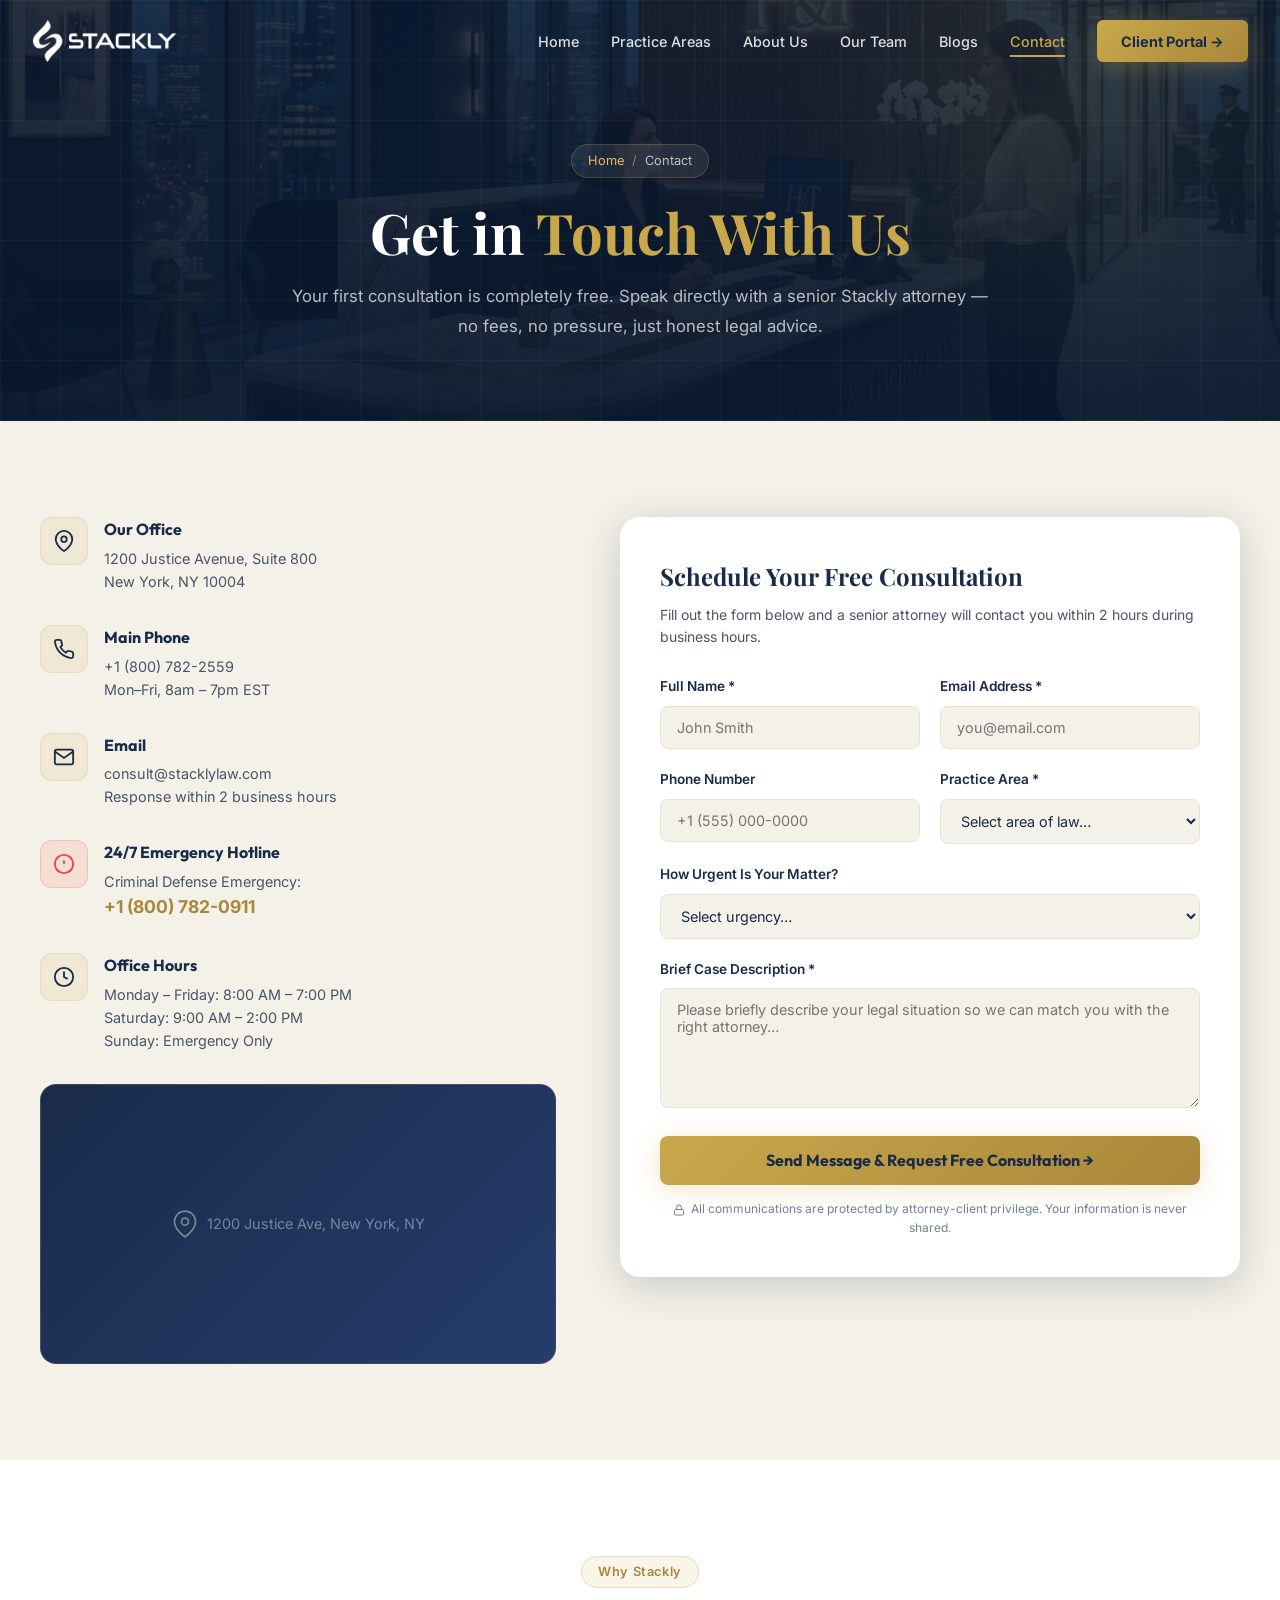
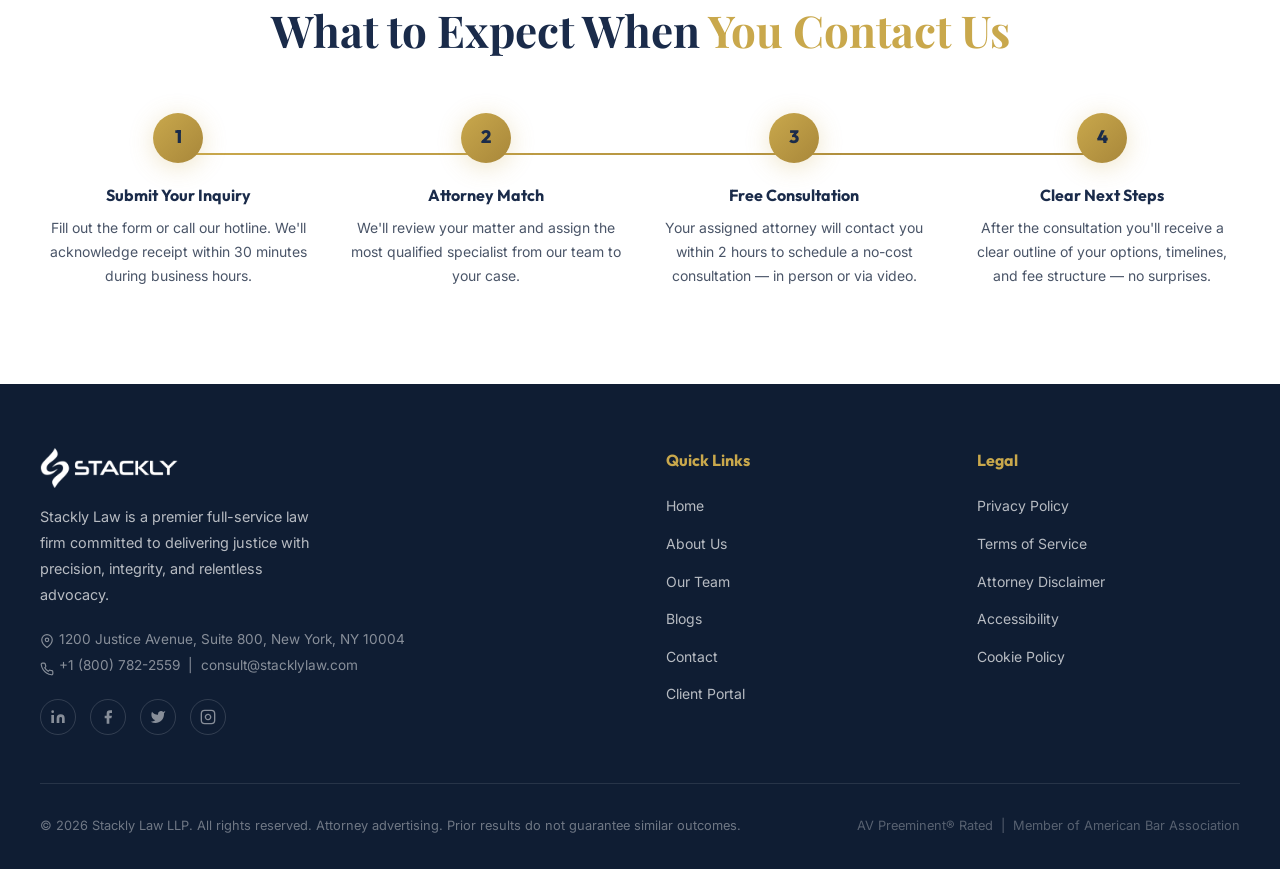
<file: contact.html>
<!DOCTYPE html>
<html lang="en">

<head>
  <meta charset="UTF-8">
  <meta name="viewport" content="width=device-width, initial-scale=1.0">
  <meta name="description"
    content="Contact Stackly Law — Schedule your free legal consultation today. Available 24/7 for criminal defense emergencies.">
  <title>Contact Us — Stackly Law</title>
  <link rel="stylesheet" href="home.css">
</head>

<body>

  <nav class="navbar scrolled" id="navbar">
    <a href="index.html" class="nav-logo"><img src="assets/logo.png" alt="Stackly Law"></a>
    <div class="nav-links">
      <a href="index.html">Home</a>
      <a href="practice-areas.html">Practice Areas</a>
      <a href="about.html">About Us</a>
      <a href="team.html">Our Team</a>
      <a href="blog.html">Blogs</a>
      <a href="contact.html" class="active">Contact</a>
      <a href="login.html" class="nav-cta">Client Portal →</a>
    </div>
    <button class="hamburger" id="hamburger" aria-label="Toggle menu"><span></span><span></span><span></span></button>
  </nav>
  <div class="mobile-menu" id="mobileMenu">
    <a href="index.html">Home</a><a href="practice-areas.html">Practice Areas</a><a href="about.html">About Us</a><a
      href="team.html">Our Team</a><a href="blog.html">Insights</a><a href="contact.html">Contact</a><a
      href="login.html" class="nav-cta">Client Portal →</a>
  </div>

  <!-- PAGE HERO -->
  <section class="page-hero"
    style="background: linear-gradient(rgba(10, 25, 47, 0.85), rgba(10, 25, 47, 0.95)), url('assets/contact-hero.png') center/cover no-repeat;">
    <div class="page-hero-content">
      <div class="breadcrumb"><a href="index.html">Home</a> <span>/</span> Contact</div>
      <h1 class="page-hero-title">Get in <span>Touch With Us</span></h1>
      <p class="page-hero-sub">Your first consultation is completely free. Speak directly with a senior Stackly attorney
        — no fees, no pressure, just honest legal advice.</p>
    </div>
  </section>

  <!-- CONTACT SECTION -->
  <section class="section" style="background:var(--ivory);">
    <div class="section-inner">
      <div class="contact-grid">
        <!-- INFO -->
        <div class="contact-info reveal-left">
          <div class="ci-item">
            <div class="ci-icon">
              <svg viewBox="0 0 24 24" fill="none" stroke="currentColor" stroke-width="2" width="22" height="22">
                <path d="M21 10c0 7-9 13-9 13s-9-6-9-13a9 9 0 0 1 18 0z" />
                <circle cx="12" cy="10" r="3" />
              </svg>
            </div>
            <div class="ci-text">
              <h4>Our Office</h4>
              <p>1200 Justice Avenue, Suite 800<br>New York, NY 10004</p>
            </div>
          </div>
          <div class="ci-item">
            <div class="ci-icon">
              <svg viewBox="0 0 24 24" fill="none" stroke="currentColor" stroke-width="2" width="22" height="22">
                <path
                  d="M22 16.92v3a2 2 0 0 1-2.18 2 19.79 19.79 0 0 1-8.63-3.07 19.5 19.5 0 0 1-6-6 19.79 19.79 0 0 1-3.07-8.67A2 2 0 0 1 4.11 2h3a2 2 0 0 1 2 1.72c.127.96.361 1.903.7 2.81a2 2 0 0 1-.45 2.11L8.09 9.91a16 16 0 0 0 6 6l1.27-1.27a2 2 0 0 1 2.11-.45c.907.339 1.85.573 2.81.7A2 2 0 0 1 22 16.92z" />
              </svg>
            </div>
            <div class="ci-text">
              <h4>Main Phone</h4>
              <p>+1 (800) 782-2559<br>Mon–Fri, 8am – 7pm EST</p>
            </div>
          </div>
          <div class="ci-item">
            <div class="ci-icon">
              <svg viewBox="0 0 24 24" fill="none" stroke="currentColor" stroke-width="2" width="22" height="22">
                <path d="M4 4h16c1.1 0 2 .9 2 2v12c0 1.1-.9 2-2 2H4c-1.1 0-2-.9-2-2V6c0-1.1.9-2 2-2z" />
                <polyline points="22,6 12,13 2,6" />
              </svg>
            </div>
            <div class="ci-text">
              <h4>Email</h4>
              <p>consult@stacklylaw.com<br>Response within 2 business hours</p>
            </div>
          </div>
          <div class="ci-item">
            <div class="ci-icon" style="background:rgba(239,68,68,0.1);border-color:rgba(239,68,68,0.2);">
              <svg viewBox="0 0 24 24" fill="none" stroke="#EF4444" stroke-width="2" width="22" height="22">
                <circle cx="12" cy="12" r="10" />
                <line x1="12" y1="8" x2="12" y2="12" />
                <line x1="12" y1="16" x2="12.01" y2="16" />
              </svg>
            </div>
            <div class="ci-text">
              <h4>24/7 Emergency Hotline</h4>
              <p>Criminal Defense Emergency:<br><strong style="color:var(--gold-dark);font-size:1.1rem;">+1 (800)
                  782-0911</strong></p>
            </div>
          </div>
          <div class="ci-item">
            <div class="ci-icon">
              <svg viewBox="0 0 24 24" fill="none" stroke="currentColor" stroke-width="2" width="22" height="22">
                <circle cx="12" cy="12" r="10" />
                <polyline points="12 6 12 12 16 14" />
              </svg>
            </div>
            <div class="ci-text">
              <h4>Office Hours</h4>
              <p>Monday – Friday: 8:00 AM – 7:00 PM<br>Saturday: 9:00 AM – 2:00 PM<br>Sunday: Emergency Only</p>
            </div>
          </div>
          <!-- MAP PLACEHOLDER -->
          <div class="contact-map reveal">
            <svg viewBox="0 0 24 24" fill="none" stroke="currentColor" stroke-width="1.5" width="28" height="28"
              style="margin-right:0.5rem;">
              <path d="M21 10c0 7-9 13-9 13s-9-6-9-13a9 9 0 0 1 18 0z" />
              <circle cx="12" cy="10" r="3" />
            </svg>
            1200 Justice Ave, New York, NY
          </div>
        </div>

        <!-- FORM -->
        <div class="contact-form reveal-right">
          <h3 style="font-family:var(--font-serif);font-size:1.5rem;color:var(--navy);margin-bottom:0.5rem;">Schedule
            Your Free Consultation</h3>
          <p style="font-size:0.875rem;color:var(--text-mid);margin-bottom:1.75rem;">Fill out the form below and a
            senior attorney will contact you within 2 hours during business hours.</p>
          <form id="contactForm" novalidate>
            <div class="form-row">
              <div class="cf-group">
                <label for="cf-name">Full Name *</label>
                <input type="text" id="cf-name" placeholder="John Smith" required>
              </div>
              <div class="cf-group">
                <label for="cf-email">Email Address *</label>
                <input type="email" id="cf-email" placeholder="you@email.com" required>
              </div>
            </div>
            <div class="form-row">
              <div class="cf-group">
                <label for="cf-phone">Phone Number</label>
                <input type="tel" id="cf-phone" placeholder="+1 (555) 000-0000">
              </div>
              <div class="cf-group">
                <label for="cf-area">Practice Area *</label>
                <select id="cf-area" required>
                  <option value="">Select area of law…</option>
                  <option>Criminal Defense</option>
                  <option>Corporate Law</option>
                  <option>Family Law</option>
                  <option>Real Estate Law</option>
                  <option>Immigration Law</option>
                  <option>Civil Litigation</option>
                  <option>Employment Law</option>
                  <option>Estate Planning</option>
                  <option>Intellectual Property</option>
                  <option>Other</option>
                </select>
              </div>
            </div>
            <div class="cf-group">
              <label for="cf-urgency">How Urgent Is Your Matter?</label>
              <select id="cf-urgency">
                <option value="">Select urgency…</option>
                <option>Emergency — Need help immediately</option>
                <option>Urgent — Within 24 hours</option>
                <option>Soon — Within this week</option>
                <option>Planning — Within next month</option>
              </select>
            </div>
            <div class="cf-group">
              <label for="cf-message">Brief Case Description *</label>
              <textarea id="cf-message"
                placeholder="Please briefly describe your legal situation so we can match you with the right attorney…"
                required></textarea>
            </div>
            <div id="cf-success"
              style="display:none;background:linear-gradient(135deg,rgba(201,168,76,0.15),rgba(201,168,76,0.08));border:1.5px solid var(--gold);border-radius:10px;padding:1rem 1.25rem;margin-bottom:1.25rem;color:var(--navy);font-weight:600;font-size:0.9rem;">
              <svg viewBox="0 0 24 24" fill="none" stroke="currentColor" stroke-width="2" width="18" height="18"
                style="display:inline;vertical-align:middle;margin-right:6px;">
                <polyline points="20 6 9 17 4 12" />
              </svg>
              Thank you! Your request has been received. A Stackly attorney will contact you within 2 hours.
            </div>
            <button type="submit" class="btn-gold" id="cf-submit"
              style="width:100%;justify-content:center;font-size:1rem;padding:0.9rem;">
              Send Message &amp; Request Free Consultation →
            </button>
            <p style="font-size:0.75rem;color:var(--text-light);text-align:center;margin-top:0.875rem;">
              <svg viewBox="0 0 24 24" fill="none" stroke="currentColor" stroke-width="2" width="12" height="12"
                style="display:inline;vertical-align:middle;margin-right:3px;">
                <rect x="3" y="11" width="18" height="11" rx="2" />
                <path d="M7 11V7a5 5 0 0 1 10 0v4" />
              </svg>
              All communications are protected by attorney-client privilege. Your information is never shared.
            </p>
          </form>
        </div>
      </div>
    </div>
  </section>

  <!-- WHY CHOOSE US -->
  <section class="section" style="background:#fff;">
    <div class="section-inner">
      <div class="section-header center">
        <div class="section-tag reveal">Why Stackly</div>
        <h2 class="section-title reveal delay-1">What to Expect When <span>You Contact Us</span></h2>
      </div>
      <div class="process-steps">
        <div class="process-step reveal delay-1">
          <div class="ps-num">1</div>
          <h4 class="ps-title">Submit Your Inquiry</h4>
          <p class="ps-desc">Fill out the form or call our hotline. We'll acknowledge receipt within 30 minutes during
            business hours.</p>
        </div>
        <div class="process-step reveal delay-2">
          <div class="ps-num">2</div>
          <h4 class="ps-title">Attorney Match</h4>
          <p class="ps-desc">We'll review your matter and assign the most qualified specialist from our team to your
            case.</p>
        </div>
        <div class="process-step reveal delay-3">
          <div class="ps-num">3</div>
          <h4 class="ps-title">Free Consultation</h4>
          <p class="ps-desc">Your assigned attorney will contact you within 2 hours to schedule a no-cost consultation —
            in person or via video.</p>
        </div>
        <div class="process-step reveal delay-4">
          <div class="ps-num">4</div>
          <h4 class="ps-title">Clear Next Steps</h4>
          <p class="ps-desc">After the consultation you'll receive a clear outline of your options, timelines, and fee
            structure — no surprises.</p>
        </div>
      </div>
    </div>
  </section>

  <footer class="footer">
    <div class="footer-inner">
      <div class="footer-top">
        <div class="footer-brand">
          <img src="assets/logo.png" alt="Stackly Law"
            style="height:40px;filter:brightness(0) invert(1);margin-bottom:1rem;">
          <p>Stackly Law is a premier full-service law firm committed to delivering justice with precision, integrity,
            and relentless advocacy.</p>
          <div style="margin-top:1.25rem;font-size:0.85rem;color:rgba(255,255,255,0.5);line-height:1.9;">
            <svg width="14" height="14" viewBox="0 0 24 24" fill="none" stroke="currentColor" stroke-width="2"
              style="display:inline;vertical-align:middle;margin-right:5px;">
              <path d="M21 10c0 7-9 13-9 13s-9-6-9-13a9 9 0 0 1 18 0z" />
              <circle cx="12" cy="10" r="3" />
            </svg>1200 Justice Avenue, Suite 800, New York, NY 10004<br>
            <svg width="14" height="14" viewBox="0 0 24 24" fill="none" stroke="currentColor" stroke-width="2"
              style="display:inline;vertical-align:middle;margin-right:5px;margin-top:4px;">
              <path
                d="M22 16.92v3a2 2 0 0 1-2.18 2 19.79 19.79 0 0 1-8.63-3.07 19.5 19.5 0 0 1-6-6 19.79 19.79 0 0 1-3.07-8.67A2 2 0 0 1 4.11 2h3a2 2 0 0 1 2 1.72c.127.96.361 1.903.7 2.81a2 2 0 0 1-.45 2.11L8.09 9.91a16 16 0 0 0 6 6l1.27-1.27a2 2 0 0 1 2.11-.45c.907.339 1.85.573 2.81.7A2 2 0 0 1 22 16.92z" />
            </svg>+1 (800) 782-2559 &nbsp;|&nbsp; consult@stacklylaw.com
          </div>
          <div class="footer-socials" style="margin-top:1.25rem;">
            <a href="404.html" title="LinkedIn" aria-label="LinkedIn"><svg width="16" height="16" viewBox="0 0 24 24"
                fill="currentColor">
                <path d="M16 8a6 6 0 0 1 6 6v7h-4v-7a2 2 0 0 0-2-2 2 2 0 0 0-2 2v7h-4v-7a6 6 0 0 1 6-6z" />
                <rect x="2" y="9" width="4" height="12" />
                <circle cx="4" cy="4" r="2" />
              </svg></a>
            <a href="404.html" title="Facebook" aria-label="Facebook"><svg width="16" height="16" viewBox="0 0 24 24"
                fill="currentColor">
                <path d="M18 2h-3a5 5 0 0 0-5 5v3H7v4h3v8h4v-8h3l1-4h-4V7a1 1 0 0 1 1-1h3z" />
              </svg></a>
            <a href="404.html" title="Twitter" aria-label="Twitter"><svg width="16" height="16" viewBox="0 0 24 24"
                fill="currentColor">
                <path
                  d="M23 3a10.9 10.9 0 0 1-3.14 1.53 4.48 4.48 0 0 0-7.86 3v1A10.66 10.66 0 0 1 3 4s-4 9 5 13a11.64 11.64 0 0 1-7 2c9 5 20 0 20-11.5a4.5 4.5 0 0 0-.08-.83A7.72 7.72 0 0 0 23 3z" />
              </svg></a>
            <a href="404.html" title="Instagram" aria-label="Instagram"><svg width="16" height="16" viewBox="0 0 24 24"
                fill="none" stroke="currentColor" stroke-width="2">
                <rect x="2" y="2" width="20" height="20" rx="5" ry="5" />
                <path d="M16 11.37A4 4 0 1 1 12.63 8 4 4 0 0 1 16 11.37z" />
                <line x1="17.5" y1="6.5" x2="17.51" y2="6.5" />
              </svg></a>
          </div>
        </div>
        <div class="footer-col">
          <h4>Quick Links</h4>
          <ul>
            <li><a href="index.html">Home</a></li>
            <li><a href="about.html">About Us</a></li>
            <li><a href="team.html">Our Team</a></li>
            <li><a href="blog.html">Blogs</a></li>
            <li><a href="contact.html">Contact</a></li>
            <li><a href="login.html">Client Portal</a></li>
          </ul>
        </div>
        <div class="footer-col">
          <h4>Legal</h4>
          <ul>
            <li><a href="404.html">Privacy Policy</a></li>
            <li><a href="404.html">Terms of Service</a></li>
            <li><a href="404.html">Attorney Disclaimer</a></li>
            <li><a href="404.html">Accessibility</a></li>
            <li><a href="404.html">Cookie Policy</a></li>
          </ul>
        </div>
      </div>
      <div class="footer-bottom">
        <p>&copy; 2026 Stackly Law LLP. All rights reserved. Attorney advertising. Prior results do not guarantee
          similar outcomes.</p>
        <p style="color:rgba(255,255,255,0.3);">AV Preeminent&reg; Rated &nbsp;|&nbsp; Member of American Bar
          Association</p>
      </div>
    </div>
  </footer>
  <script src="home.js"></script>
  <script>
    (function () {
      // ── HELPERS ────────────────────────────────────────
      function fieldError(id, msg) {
        var el = document.getElementById(id);
        el.style.borderColor = '#EF4444';
        el.style.boxShadow = '0 0 0 3px rgba(239,68,68,0.15)';
        var err = document.getElementById(id + '-err');
        if (!err) {
          err = document.createElement('span');
          err.id = id + '-err';
          err.style.cssText = 'display:block;color:#EF4444;font-size:0.75rem;margin-top:0.3rem;font-weight:500;';
          el.parentNode.appendChild(err);
        }
        err.textContent = msg;
      }
      function clearError(id) {
        var el = document.getElementById(id);
        el.style.borderColor = '';
        el.style.boxShadow = '';
        var err = document.getElementById(id + '-err');
        if (err) err.textContent = '';
      }
      function isValidEmail(e) { return /^[^\s@]+@[^\s@]+\.[^\s@]+$/.test(e); }
      function isValidPhone(p) { return p === '' || /^[\+]?[\d\s\-\(\)]{7,20}$/.test(p); }

      // ── REAL-TIME VALIDATION ───────────────────────────
      var fields = ['cf-name', 'cf-email', 'cf-phone', 'cf-area', 'cf-message'];
      fields.forEach(function (id) {
        var el = document.getElementById(id);
        if (el) el.addEventListener('input', function () { clearError(id); });
        if (el) el.addEventListener('blur', function () { validateField(id); });
      });

      function validateField(id) {
        var val = document.getElementById(id) ? document.getElementById(id).value.trim() : '';
        switch (id) {
          case 'cf-name':
            if (!val) fieldError(id, 'Full name is required.');
            else if (val.length < 2) fieldError(id, 'Please enter your full name.');
            else clearError(id);
            break;
          case 'cf-email':
            if (!val) fieldError(id, 'Email address is required.');
            else if (!isValidEmail(val)) fieldError(id, 'Please enter a valid email address.');
            else clearError(id);
            break;
          case 'cf-phone':
            if (val && !isValidPhone(val)) fieldError(id, 'Please enter a valid phone number.');
            else clearError(id);
            break;
          case 'cf-area':
            if (!val) fieldError(id, 'Please select a practice area.');
            else clearError(id);
            break;
          case 'cf-message':
            if (!val) fieldError(id, 'Please describe your legal situation.');
            else if (val.length < 20) fieldError(id, 'Please provide at least 20 characters of detail.');
            else clearError(id);
            break;
        }
      }

      // ── SUBMIT VALIDATION ──────────────────────────────
      document.getElementById('contactForm').addEventListener('submit', function (e) {
        e.preventDefault();
        var valid = true;
        var requiredFields = ['cf-name', 'cf-email', 'cf-area', 'cf-message'];
        requiredFields.forEach(function (id) {
          validateField(id);
          var errEl = document.getElementById(id + '-err');
          if (errEl && errEl.textContent) valid = false;
          var el = document.getElementById(id);
          if (el && !el.value.trim()) valid = false;
        });
        // also validate phone if filled
        validateField('cf-phone');
        var phoneErr = document.getElementById('cf-phone-err');
        if (phoneErr && phoneErr.textContent) valid = false;

        if (!valid) {
          // scroll to first error
          var firstErr = document.querySelector('[id$="-err"]:not(:empty)');
          if (firstErr) firstErr.scrollIntoView({ behavior: 'smooth', block: 'center' });
          return;
        }

        // SUCCESS
        var btn = document.getElementById('cf-submit');
        btn.disabled = true;
        btn.textContent = 'Sending…';
        setTimeout(function () {
          document.getElementById('contactForm').reset();
          fields.forEach(clearError);
          btn.disabled = false;
          btn.innerHTML = 'Send Message &amp; Request Free Consultation →';
          document.getElementById('cf-success').style.display = 'block';
          document.getElementById('cf-success').scrollIntoView({ behavior: 'smooth', block: 'center' });
        }, 900);
      });
    })();
  </script>
</body>

</html>
</file>
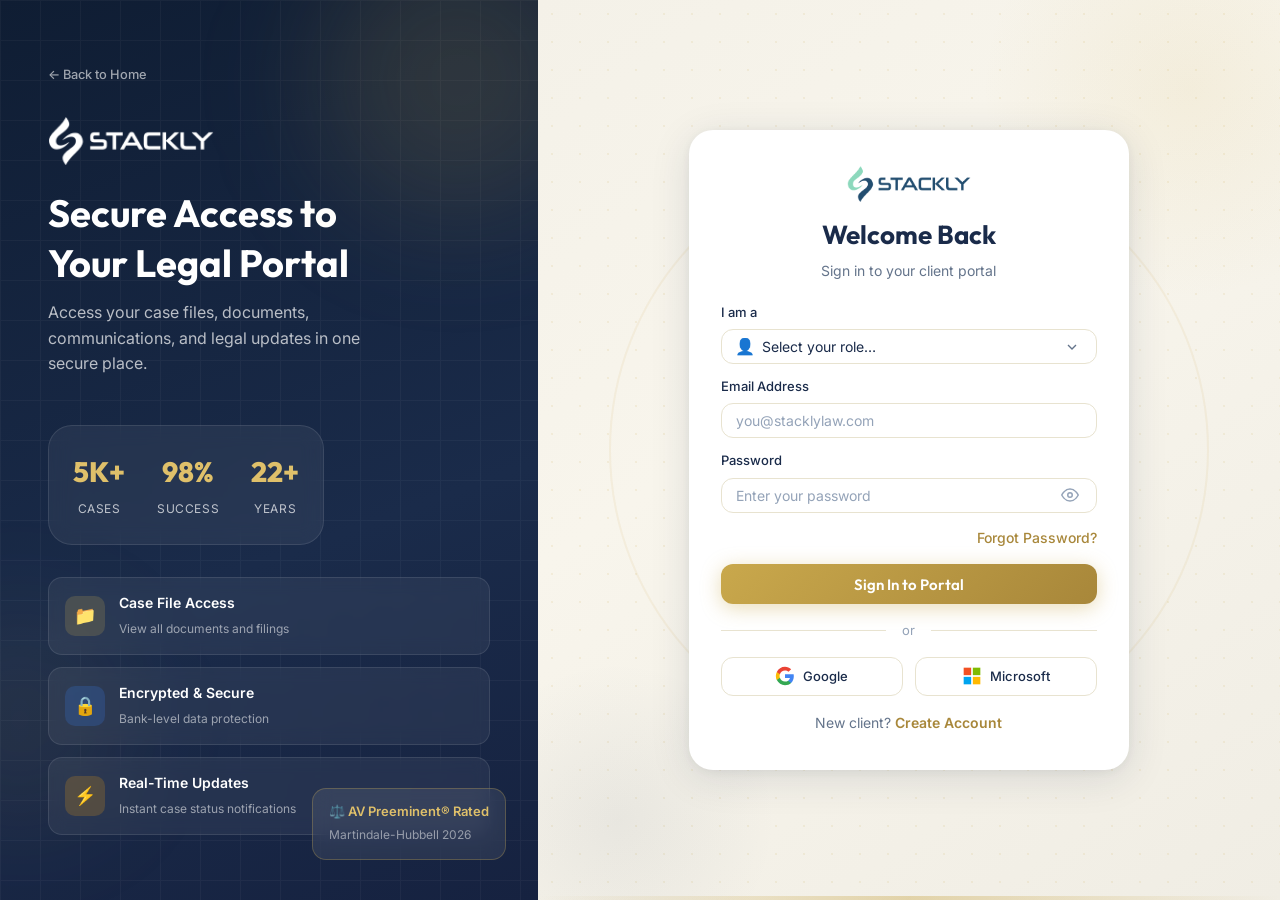
<file: dashboard-admin.html>
<!DOCTYPE html>
<html lang="en">

<head>
  <meta charset="UTF-8">
  <meta name="viewport" content="width=device-width, initial-scale=1.0">
  <meta name="description" content="Stackly Law Admin Dashboard — Manage attorneys, case analytics, and firm settings.">
  <title>Stackly Law — Admin Dashboard</title>
  <link rel="stylesheet" href="dashboard.css">
</head>

<body>
  <div class="dash-shell">

    <!-- ── Sidebar Overlay ───────────────────────────── -->
    <div class="sidebar-overlay" id="overlay"></div>

    <!-- ── Sidebar ───────────────────────────────────── -->
    <aside class="sidebar" id="sidebar">
      <div class="sidebar-header">
        <img src="assets/logo.png" alt="Stackly" class="sidebar-logo">
        <button class="sidebar-close" id="sidebarClose" aria-label="Close menu">
          <svg width="16" height="16" viewBox="0 0 24 24" fill="none" stroke="currentColor" stroke-width="2.5">
            <path d="M18 6 6 18M6 6l12 12" />
          </svg>
        </button>
      </div>

      <div class="sidebar-user">
        <div class="user-avatar" id="sidebarAvatar">AU</div>
        <div class="user-info">
          <div class="user-name" id="sidebarName">Admin User</div>
          <div class="user-role" style="color:var(--accent-light);">Administrator</div>
        </div>
      </div>

      <nav class="sidebar-nav">
        <span class="nav-section-label">Management</span>
        <a class="nav-item active" href="#overview" data-section="overview">
          <svg viewBox="0 0 24 24" fill="none" stroke="currentColor" stroke-width="2">
            <rect x="3" y="3" width="7" height="7" />
            <rect x="14" y="3" width="7" height="7" />
            <rect x="3" y="14" width="7" height="7" />
            <rect x="14" y="14" width="7" height="7" />
          </svg>
          Overview
        </a>
        <a class="nav-item" href="reports.html">
          <svg viewBox="0 0 24 24" fill="none" stroke="currentColor" stroke-width="2">
            <line x1="18" y1="20" x2="18" y2="10" />
            <line x1="12" y1="20" x2="12" y2="4" />
            <line x1="6" y1="20" x2="6" y2="14" />
          </svg>
          Analytics
        </a>
        <a class="nav-item" href="reports.html">
          <svg viewBox="0 0 24 24" fill="none" stroke="currentColor" stroke-width="2">
            <path d="M14 2H6a2 2 0 0 0-2 2v16a2 2 0 0 0 2 2h12a2 2 0 0 0 2-2V8z" />
            <polyline points="14 2 14 8 20 8" />
          </svg>
          Reports
        </a>
        <span class="nav-section-label">System</span>
        <a class="nav-item" href="profile.html">
          <svg viewBox="0 0 24 24" fill="none" stroke="currentColor" stroke-width="2">
            <circle cx="12" cy="12" r="3" />
            <path d="M19.07 4.93a10 10 0 0 1 0 14.14" />
            <path d="M4.93 4.93a10 10 0 0 0 0 14.14" />
          </svg>
          Settings
        </a>
      </nav>

      <div class="sidebar-footer">
        <button class="btn-logout" id="logoutBtn">
          <svg viewBox="0 0 24 24" fill="none" stroke="currentColor" stroke-width="2">
            <path d="M9 21H5a2 2 0 0 1-2-2V5a2 2 0 0 1 2-2h4" />
            <polyline points="16 17 21 12 16 7" />
            <line x1="21" y1="12" x2="9" y2="12" />
          </svg>
          Log Out
        </button>
      </div>
    </aside>

    <!-- ── Main ──────────────────────────────────────── -->
    <div class="dash-main">
      <header class="dash-header">
        <div class="header-left">
          <button class="hamburger" id="hamburger" aria-label="Open menu">
            <span></span><span></span><span></span>
          </button>
          <span class="page-title">Admin Panel</span>
        </div>
        <div class="header-right">
          <button class="notif-btn" aria-label="Notifications" onclick="window.location.href='404.html'">
            <svg width="18" height="18" viewBox="0 0 24 24" fill="none" stroke="currentColor" stroke-width="2">
              <path d="M18 8A6 6 0 0 0 6 8c0 7-3 9-3 9h18s-3-2-3-9" />
              <path d="M13.73 21a2 2 0 0 1-3.46 0" />
            </svg>
            <span class="notif-dot"></span>
          </button>
          <div class="header-avatar" id="headerAvatar" style="background:linear-gradient(135deg,#EF4444,#DC2626);">AU
          </div>
        </div>
      </header>

      <main class="dash-content">
        <div class="content-header">
          <h1 id="greetingText">Good morning, Admin</h1>
          <p>Full system access — Law Firm Management Overview</p>
        </div>

        <!-- Stat Cards -->
        <div class="stats-grid">
          <div class="stat-card">
            <div class="stat-card-header">
              <div class="stat-icon teal"><svg viewBox="0 0 24 24" fill="none" stroke="currentColor" stroke-width="2">
                  <path d="M17 21v-2a4 4 0 0 0-4-4H5a4 4 0 0 0-4 4v2" />
                  <circle cx="9" cy="7" r="4" />
                  <path d="M23 21v-2a4 4 0 0 0-3-3.87" />
                  <path d="M16 3.13a4 4 0 0 1 0 7.75" />
                </svg></div>
              <span class="stat-badge badge-up" id="totalUsersBadge">↑ 8%</span>
            </div>
            <div class="stat-value" id="statTotalUsers">—</div>
            <div class="stat-label">Total Users</div>
          </div>
          <div class="stat-card" style="animation-delay:0.08s">
            <div class="stat-card-header">
              <div class="stat-icon navy"><svg viewBox="0 0 24 24" fill="none" stroke="currentColor" stroke-width="2">
                  <path d="M20 21v-2a4 4 0 0 0-4-4H8a4 4 0 0 0-4 4v2" />
                  <circle cx="12" cy="7" r="4" />
                </svg></div>
              <span class="stat-badge badge-up">Active</span>
            </div>
            <div class="stat-value" id="statConsultants">—</div>
            <div class="stat-label">Attorneys</div>
          </div>
          <div class="stat-card" style="animation-delay:0.16s">
            <div class="stat-card-header">
              <div class="stat-icon blue"><svg viewBox="0 0 24 24" fill="none" stroke="currentColor" stroke-width="2">
                  <circle cx="12" cy="12" r="3" />
                  <path d="M19.07 4.93a10 10 0 0 1 0 14.14" />
                  <path d="M4.93 4.93a10 10 0 0 0 0 14.14" />
                </svg></div>
              <span class="stat-badge badge-up">Active</span>
            </div>
            <div class="stat-value" id="statAdmins">—</div>
            <div class="stat-label">Admins</div>
          </div>
          <div class="stat-card" style="animation-delay:0.24s">
            <div class="stat-card-header">
              <div class="stat-icon green"><svg viewBox="0 0 24 24" fill="none" stroke="currentColor" stroke-width="2">
                  <polyline points="22 12 18 12 15 21 9 3 6 12 2 12" />
                </svg></div>
              <span class="stat-badge badge-up">↑ 3%</span>
            </div>
            <div class="stat-value">99.8%</div>
            <div class="stat-label">Uptime</div>
          </div>
        </div>

        <!-- User Management Table -->
        <div class="section-card">
          <div class="section-card-header">
            <h3>User Management</h3>
            <span style="font-size:0.8rem;color:var(--text-muted);" id="userCount">Loading…</span>
          </div>
          <div class="section-card-body" style="padding:0;">
            <div class="table-wrap">
              <table class="dash-table">
                <thead>
                  <tr>
                    <th>#</th>
                    <th>Name</th>
                    <th>Email</th>
                    <th>Role</th>
                    <th>Joined</th>
                    <th>Status</th>
                  </tr>
                </thead>
                <tbody id="usersTableBody">
                  <tr>
                    <td colspan="6" style="text-align:center;padding:2rem;color:var(--text-muted);">Loading users…</td>
                  </tr>
                </tbody>
              </table>
            </div>
          </div>
        </div>

        <!-- Analytics + Activity -->
        <div style="display:grid;grid-template-columns:1fr;gap:1.25rem;">
          <!-- Platform Analytics -->
          <div class="section-card">
            <div class="section-card-header">
              <h3>Platform Analytics</h3>
              <span style="font-size:0.8rem;color:var(--text-muted);">Monthly logins</span>
            </div>
            <div class="section-card-body">
              <div class="chart-bars">
                <div class="chart-bar" style="height:40%"><span>Dec</span></div>
                <div class="chart-bar" style="height:55%"><span>Jan</span></div>
                <div class="chart-bar" style="height:48%"><span>Feb</span></div>
                <div class="chart-bar" style="height:70%"><span>Mar</span></div>
                <div class="chart-bar" style="height:62%"><span>Apr</span></div>
                <div class="chart-bar" style="height:85%;background:var(--accent);"><span>May</span></div>
              </div>
              <div style="height:24px;"></div>
            </div>
          </div>

          <!-- System Activity -->
          <div class="section-card">
            <div class="section-card-header">
              <h3>System Activity</h3>
            </div>
            <div class="section-card-body">
              <div class="activity-feed">
                <div class="activity-item">
                  <div class="activity-dot gold">
                    <svg viewBox="0 0 24 24" fill="none" stroke="currentColor" stroke-width="2"><path d="M20 21v-2a4 4 0 0 0-4-4H8a4 4 0 0 0-4 4v2"/><circle cx="12" cy="7" r="4"/></svg>
                  </div>
                  <div class="activity-text">
                    <p>New attorney registered: <b id="lastUser">—</b></p><span>Just now</span>
                  </div>
                </div>
                <div class="activity-item">
                  <div class="activity-dot green">
                    <svg viewBox="0 0 24 24" fill="none" stroke="currentColor" stroke-width="2"><polyline points="20 6 9 17 4 12"/></svg>
                  </div>
                  <div class="activity-text">
                    <p>System health check passed</p><span>1 hour ago</span>
                  </div>
                </div>
                <div class="activity-item">
                  <div class="activity-dot navy">
                    <svg viewBox="0 0 24 24" fill="none" stroke="currentColor" stroke-width="2"><rect x="3" y="11" width="18" height="11" rx="2"/><path d="M7 11V7a5 5 0 0 1 10 0v4"/></svg>
                  </div>
                  <div class="activity-text">
                    <p>Admin session initiated</p><span>Today</span>
                  </div>
                </div>
                <div class="activity-item">
                  <div class="activity-dot gold">
                    <svg viewBox="0 0 24 24" fill="none" stroke="currentColor" stroke-width="2"><line x1="18" y1="20" x2="18" y2="10"/><line x1="12" y1="20" x2="12" y2="4"/><line x1="6" y1="20" x2="6" y2="14"/></svg>
                  </div>
                  <div class="activity-text">
                    <p>Monthly case report generated</p><span>2 days ago</span>
                  </div>
                </div>
              </div>
            </div>
          </div>
        </div>

      </main>
    </div>
  </div>

  <script src="auth.js"></script>
  <script>
    // ── Route guard ───────────────────────────────────
    const session = requireAuth();
    if (session && session.role !== 'admin') window.location.href = 'dashboard-consultant.html';

    // ── Populate user info ────────────────────────────
    if (session) {
      document.getElementById('sidebarAvatar').textContent = session.avatar || session.name[0];
      document.getElementById('headerAvatar').textContent = session.avatar || session.name[0];
      document.getElementById('sidebarName').textContent = session.name;
    }

    // ── Greeting ──────────────────────────────────────
    const hr = new Date().getHours();
    document.getElementById('greetingText').textContent =
      (hr < 12 ? 'Good morning' : hr < 17 ? 'Good afternoon' : 'Good evening') +
      `, ${session ? session.name.split(' ')[0] : 'Admin'}`;

    // ── Load users table from localStorage ───────────
    function loadUsers() {
      const users = getUsers();
      const tbody = document.getElementById('usersTableBody');
      const countEl = document.getElementById('userCount');
      const consultants = users.filter(u => u.role === 'consultant').length;
      const admins = users.filter(u => u.role === 'admin').length;

      document.getElementById('statTotalUsers').textContent = users.length;
      document.getElementById('statConsultants').textContent = consultants;
      document.getElementById('statAdmins').textContent = admins;
      countEl.textContent = `${users.length} total users`;

      // Show last registered user in activity
      if (users.length > 0) {
        const last = users[users.length - 1];
        document.getElementById('lastUser').textContent = last.name;
      }

      if (users.length === 0) {
        tbody.innerHTML = '<tr><td colspan="6" style="text-align:center;padding:2rem;color:var(--text-muted);">No users found.</td></tr>';
        return;
      }

      tbody.innerHTML = users.map((u, i) => `
      <tr>
        <td style="color:var(--text-muted);">${i + 1}</td>
        <td><b>${u.name}</b></td>
        <td style="color:var(--text-secondary);">${u.email}</td>
        <td>
          <span class="pill ${u.role === 'admin' ? 'completed' : 'active'}">
            ${u.role === 'admin' ? 'Administrator' : 'Attorney'}
          </span>
        </td>
        <td style="color:var(--text-muted);">${new Date(u.createdAt).toLocaleDateString('en-US', { month: 'short', day: 'numeric', year: 'numeric' })}</td>
        <td><span class="pill active">Active</span></td>
      </tr>
    `).join('');
    }

    loadUsers();

    // ── Sidebar toggle ────────────────────────────────
    const sidebar = document.getElementById('sidebar');
    const overlay = document.getElementById('overlay');
    function openSidebar() { sidebar.classList.add('open'); overlay.classList.add('show'); }
    function closeSidebar() { sidebar.classList.remove('open'); overlay.classList.remove('show'); }
    document.getElementById('hamburger').addEventListener('click', openSidebar);
    document.getElementById('sidebarClose').addEventListener('click', closeSidebar);
    overlay.addEventListener('click', closeSidebar);

    // ── Logout ────────────────────────────────────────
    document.getElementById('logoutBtn').addEventListener('click', logout);
  </script>
  <style>
    @media(min-width:768px) {
      [style*="grid-template-columns:1fr"] {
        grid-template-columns: 1fr 1fr !important;
      }
    }
  </style>
</body>

</html>
</file>
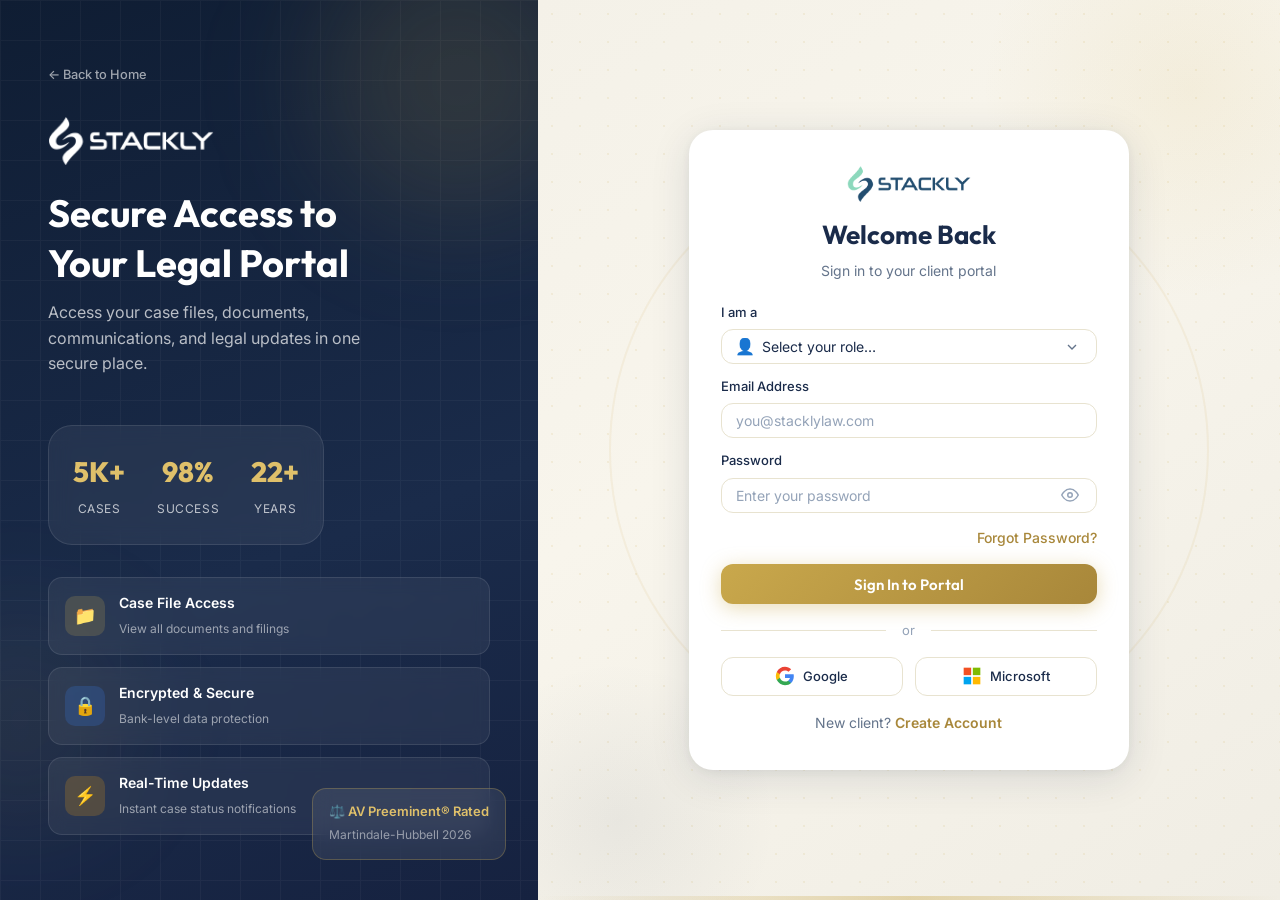
<file: dashboard-consultant.html>
<!DOCTYPE html>
<html lang="en">

<head>
  <meta charset="UTF-8">
  <meta name="viewport" content="width=device-width, initial-scale=1.0">
  <meta name="description" content="Stackly Law Attorney Dashboard — Manage your cases, clients, and legal activities.">
  <title>Stackly Law — Attorney Dashboard</title>
  <link rel="stylesheet" href="dashboard.css">
</head>

<body>
  <div class="dash-shell">

    <!-- ── Sidebar Overlay (mobile) ──────────────────── -->
    <div class="sidebar-overlay" id="overlay"></div>

    <!-- ── Sidebar ───────────────────────────────────── -->
    <aside class="sidebar" id="sidebar">
      <div class="sidebar-header">
        <img src="assets/logo.png" alt="Stackly" class="sidebar-logo">
        <button class="sidebar-close" id="sidebarClose" aria-label="Close menu">
          <svg width="16" height="16" viewBox="0 0 24 24" fill="none" stroke="currentColor" stroke-width="2.5">
            <path d="M18 6 6 18M6 6l12 12" />
          </svg>
        </button>
      </div>

      <div class="sidebar-user">
        <div class="user-avatar" id="sidebarAvatar">JC</div>
        <div class="user-info">
          <div class="user-name" id="sidebarName">Jane Attorney</div>
          <div class="user-role">Attorney</div>
        </div>
      </div>

      <nav class="sidebar-nav">
        <span class="nav-section-label">Main</span>
        <a class="nav-item active" id="navOverview" href="#overview" data-section="overview">
          <svg viewBox="0 0 24 24" fill="none" stroke="currentColor" stroke-width="2">
            <rect x="3" y="3" width="7" height="7" />
            <rect x="14" y="3" width="7" height="7" />
            <rect x="3" y="14" width="7" height="7" />
            <rect x="14" y="14" width="7" height="7" />
          </svg>
          Overview
        </a>

        <a class="nav-item" href="projects.html" id="navProjects">
          <svg viewBox="0 0 24 24" fill="none" stroke="currentColor" stroke-width="2">
            <path d="M22 19a2 2 0 0 1-2 2H4a2 2 0 0 1-2-2V5a2 2 0 0 1 2-2h5l2 3h9a2 2 0 0 1 2 2z" />
          </svg>
          Matters
        </a>
        <a class="nav-item" href="reports.html" id="navReports">
          <svg viewBox="0 0 24 24" fill="none" stroke="currentColor" stroke-width="2">
            <line x1="18" y1="20" x2="18" y2="10" />
            <line x1="12" y1="20" x2="12" y2="4" />
            <line x1="6" y1="20" x2="6" y2="14" />
          </svg>
          Reports
        </a>
        <span class="nav-section-label">Account</span>
        <a class="nav-item" href="profile.html" id="navProfile">
          <svg viewBox="0 0 24 24" fill="none" stroke="currentColor" stroke-width="2">
            <path d="M20 21v-2a4 4 0 0 0-4-4H8a4 4 0 0 0-4 4v2" />
            <circle cx="12" cy="7" r="4" />
          </svg>
          Profile
        </a>
      </nav>

      <div class="sidebar-footer">
        <button class="btn-logout" id="logoutBtn">
          <svg viewBox="0 0 24 24" fill="none" stroke="currentColor" stroke-width="2">
            <path d="M9 21H5a2 2 0 0 1-2-2V5a2 2 0 0 1 2-2h4" />
            <polyline points="16 17 21 12 16 7" />
            <line x1="21" y1="12" x2="9" y2="12" />
          </svg>
          Log Out
        </button>
      </div>
    </aside>

    <!-- ── Main ──────────────────────────────────────── -->
    <div class="dash-main">
      <!-- Header -->
      <header class="dash-header">
        <div class="header-left">
          <button class="hamburger" id="hamburger" aria-label="Open menu">
            <span></span><span></span><span></span>
          </button>
          <span class="page-title" id="pageTitle">Dashboard</span>
        </div>
        <div class="header-right">
          <button class="notif-btn" aria-label="Notifications" onclick="window.location.href='404.html'">
            <svg width="18" height="18" viewBox="0 0 24 24" fill="none" stroke="currentColor" stroke-width="2">
              <path d="M18 8A6 6 0 0 0 6 8c0 7-3 9-3 9h18s-3-2-3-9" />
              <path d="M13.73 21a2 2 0 0 1-3.46 0" />
            </svg>
            <span class="notif-dot"></span>
          </button>
          <div class="header-avatar" id="headerAvatar">JC</div>
        </div>
      </header>

      <!-- Content -->
      <main class="dash-content">

        <!-- ── Overview Section ─────────────────────── -->
        <section id="overview" class="dash-section">
          <div class="content-header">
            <h1 id="greetingText">Good morning</h1>
          <p id="greetingName">Welcome back, Counselor. Here's your case overview for today.</p>
          </div>

          <!-- Stat Cards -->
          <div class="stats-grid">
            <div class="stat-card">
              <div class="stat-card-header">
                <div class="stat-icon teal">
                  <svg viewBox="0 0 24 24" fill="none" stroke="currentColor" stroke-width="2">
                    <path d="M17 21v-2a4 4 0 0 0-4-4H5a4 4 0 0 0-4 4v2" />
                    <circle cx="9" cy="7" r="4" />
                  </svg>
                </div>
                <span class="stat-badge badge-up">↑ 12%</span>
              </div>
              <div class="stat-value">24</div>
              <div class="stat-label">Active Cases</div>
            </div>
            <div class="stat-card" style="animation-delay:0.08s">
              <div class="stat-card-header">
                <div class="stat-icon navy">
                  <svg viewBox="0 0 24 24" fill="none" stroke="currentColor" stroke-width="2">
                    <path d="M22 19a2 2 0 0 1-2 2H4a2 2 0 0 1-2-2V5a2 2 0 0 1 2-2h5l2 3h9a2 2 0 0 1 2 2z" />
                  </svg>
                </div>
                <span class="stat-badge badge-up">↑ 5%</span>
              </div>
              <div class="stat-value">8</div>
              <div class="stat-label">Open Matters</div>
            </div>
            <div class="stat-card" style="animation-delay:0.16s">
              <div class="stat-card-header">
                <div class="stat-icon green">
                  <svg viewBox="0 0 24 24" fill="none" stroke="currentColor" stroke-width="2">
                    <polyline points="20 6 9 17 4 12" />
                  </svg>
                </div>
                <span class="stat-badge badge-up">↑ 23%</span>
              </div>
              <div class="stat-value">47</div>
              <div class="stat-label">Completed</div>
            </div>
            <div class="stat-card" style="animation-delay:0.24s">
              <div class="stat-card-header">
                <div class="stat-icon orange">
                  <svg viewBox="0 0 24 24" fill="none" stroke="currentColor" stroke-width="2">
                    <line x1="12" y1="1" x2="12" y2="23" />
                    <path d="M17 5H9.5a3.5 3.5 0 0 0 0 7h5a3.5 3.5 0 0 1 0 7H6" />
                  </svg>
                </div>
                <span class="stat-badge badge-up">↑ 8%</span>
              </div>
              <div class="stat-value">$84K</div>
              <div class="stat-label">Revenue (YTD)</div>
            </div>
          </div>

          <!-- Charts + Activity Row -->
          <div style="display:grid;grid-template-columns:1fr;gap:1.25rem;">
            <!-- Monthly Performance -->
            <div class="section-card">
              <div class="section-card-header">
                <h3>Case Activity (Monthly)</h3>
                <span style="font-size:0.8rem;color:var(--text-muted);">Last 6 months</span>
              </div>
              <div class="section-card-body">
                <div class="chart-bars" id="perfChart">
                  <div class="chart-bar" style="height:45%"><span>Dec</span></div>
                  <div class="chart-bar" style="height:60%"><span>Jan</span></div>
                  <div class="chart-bar" style="height:50%"><span>Feb</span></div>
                  <div class="chart-bar" style="height:75%"><span>Mar</span></div>
                  <div class="chart-bar" style="height:65%"><span>Apr</span></div>
                  <div class="chart-bar" style="height:90%;background:var(--accent);"><span>May</span></div>
                </div>
                <div style="height:24px;"></div>
              </div>
            </div>

            <!-- Recent Clients -->
            <div class="section-card">
              <div class="section-card-header">
                <h3>Recent Cases</h3>
                <a href="#clients" class="link-sm">View all →</a>
              </div>
              <div class="section-card-body" style="padding:0;">
                <div class="table-wrap">
                  <table class="dash-table">
                    <thead>
                      <tr>
                        <th>Client</th>
                        <th>Industry</th>
                        <th>Status</th>
                        <th>Since</th>
                      </tr>
                    </thead>
                    <tbody>
                      <tr>
                        <td><b>Meridian Corp</b></td>
                        <td>Finance</td>
                        <td><span class="pill active">Active</span></td>
                        <td>Jan 2025</td>
                      </tr>
                      <tr>
                        <td><b>Nova Systems</b></td>
                        <td>Technology</td>
                        <td><span class="pill active">Active</span></td>
                        <td>Mar 2025</td>
                      </tr>
                      <tr>
                        <td><b>Apex Retail</b></td>
                        <td>Retail</td>
                        <td><span class="pill pending">Pending</span></td>
                        <td>Apr 2025</td>
                      </tr>
                      <tr>
                        <td><b>SkyBridge</b></td>
                        <td>Logistics</td>
                        <td><span class="pill completed">Completed</span></td>
                        <td>Feb 2025</td>
                      </tr>
                      <tr>
                        <td><b>Vantage Health</b></td>
                        <td>Healthcare</td>
                        <td><span class="pill active">Active</span></td>
                        <td>May 2025</td>
                      </tr>
                    </tbody>
                  </table>
                </div>
              </div>
            </div>

            <!-- Activity Feed -->
            <div class="section-card">
              <div class="section-card-header">
                <h3>Recent Activity</h3>
              </div>
              <div class="section-card-body">
                <div class="activity-feed">
                  <div class="activity-item">
                    <div class="activity-dot gold">
                      <svg viewBox="0 0 24 24" fill="none" stroke="currentColor" stroke-width="2"><path d="M14 2H6a2 2 0 0 0-2 2v16a2 2 0 0 0 2 2h12a2 2 0 0 0 2-2V8z"/><polyline points="14 2 14 8 20 8"/></svg>
                    </div>
                    <div class="activity-text">
                      <p>Case brief sent to <b>Meridian Corp</b></p><span>2 hours ago</span>
                    </div>
                  </div>
                  <div class="activity-item">
                    <div class="activity-dot green">
                      <svg viewBox="0 0 24 24" fill="none" stroke="currentColor" stroke-width="2"><polyline points="20 6 9 17 4 12"/></svg>
                    </div>
                    <div class="activity-text">
                      <p>Case <b>Q2 Settlement</b> marked resolved</p><span>Yesterday</span>
                    </div>
                  </div>
                  <div class="activity-item">
                    <div class="activity-dot navy">
                      <svg viewBox="0 0 24 24" fill="none" stroke="currentColor" stroke-width="2"><path d="M22 16.92v3a2 2 0 0 1-2.18 2 19.79 19.79 0 0 1-8.63-3.07A19.5 19.5 0 0 1 4.69 13.5 19.79 19.79 0 0 1 1.61 4.88 2 2 0 0 1 3.58 2.69h3a2 2 0 0 1 2 1.72c.127.96.361 1.903.7 2.81a2 2 0 0 1-.45 2.11L7.91 9.91a16 16 0 0 0 6 6l.92-.92a2 2 0 0 1 2.11-.45c.907.339 1.85.573 2.81.7A2 2 0 0 1 21.73 17z"/></svg>
                    </div>
                    <div class="activity-text">
                      <p>Consultation scheduled with <b>Nova Systems</b></p><span>2 days ago</span>
                    </div>
                  </div>
                  <div class="activity-item">
                    <div class="activity-dot gold">
                      <svg viewBox="0 0 24 24" fill="none" stroke="currentColor" stroke-width="2"><path d="M14 2H6a2 2 0 0 0-2 2v16a2 2 0 0 0 2 2h12a2 2 0 0 0 2-2V8z"/><polyline points="14 2 14 8 20 8"/><line x1="16" y1="13" x2="8" y2="13"/><line x1="16" y1="17" x2="8" y2="17"/></svg>
                    </div>
                    <div class="activity-text">
                      <p>Pleading filed for <b>Apex Retail</b></p><span>3 days ago</span>
                    </div>
                  </div>
                </div>
              </div>
            </div>
          </div>
        </section>

      </main>
    </div>
  </div>

  <script src="auth.js"></script>
  <script>
    // ── Route guard ───────────────────────────────────
    const session = requireAuth();
    if (session && session.role !== 'consultant') window.location.href = 'dashboard-admin.html';

    // ── Populate user info ────────────────────────────
    if (session) {
      document.getElementById('sidebarAvatar').textContent = session.avatar || session.name[0];
      document.getElementById('headerAvatar').textContent = session.avatar || session.name[0];
      document.getElementById('sidebarName').textContent = session.name;
      document.getElementById('greetingName').textContent = `Welcome back, ${session.name.split(' ')[0]}! Here's what's happening with your clients.`;
    }

    // ── Greeting ──────────────────────────────────────
    const hr = new Date().getHours();
    document.getElementById('greetingText').textContent =
      hr < 12 ? 'Good morning' : hr < 17 ? 'Good afternoon' : 'Good evening';

    // ── Sidebar toggle ────────────────────────────────
    const sidebar = document.getElementById('sidebar');
    const overlay = document.getElementById('overlay');
    function openSidebar() { sidebar.classList.add('open'); overlay.classList.add('show'); }
    function closeSidebar() { sidebar.classList.remove('open'); overlay.classList.remove('show'); }
    document.getElementById('hamburger').addEventListener('click', openSidebar);
    document.getElementById('sidebarClose').addEventListener('click', closeSidebar);
    overlay.addEventListener('click', closeSidebar);

    // ── Logout ────────────────────────────────────────
    document.getElementById('logoutBtn').addEventListener('click', logout);
  </script>
  <style>
    .link-sm {
      font-size: 0.8125rem;
      color: var(--accent-dark);
      font-weight: 500;
    }

    .link-sm:hover {
      text-decoration: underline;
    }

    @media(min-width:768px) {
      [style*="grid-template-columns:1fr"] {
        grid-template-columns: 1fr 1fr !important;
      }
    }

    @media(min-width:1200px) {
      [style*="grid-template-columns:1fr"] {
        grid-template-columns: 2fr 1fr !important;
      }
    }
  </style>
</body>

</html>
</file>
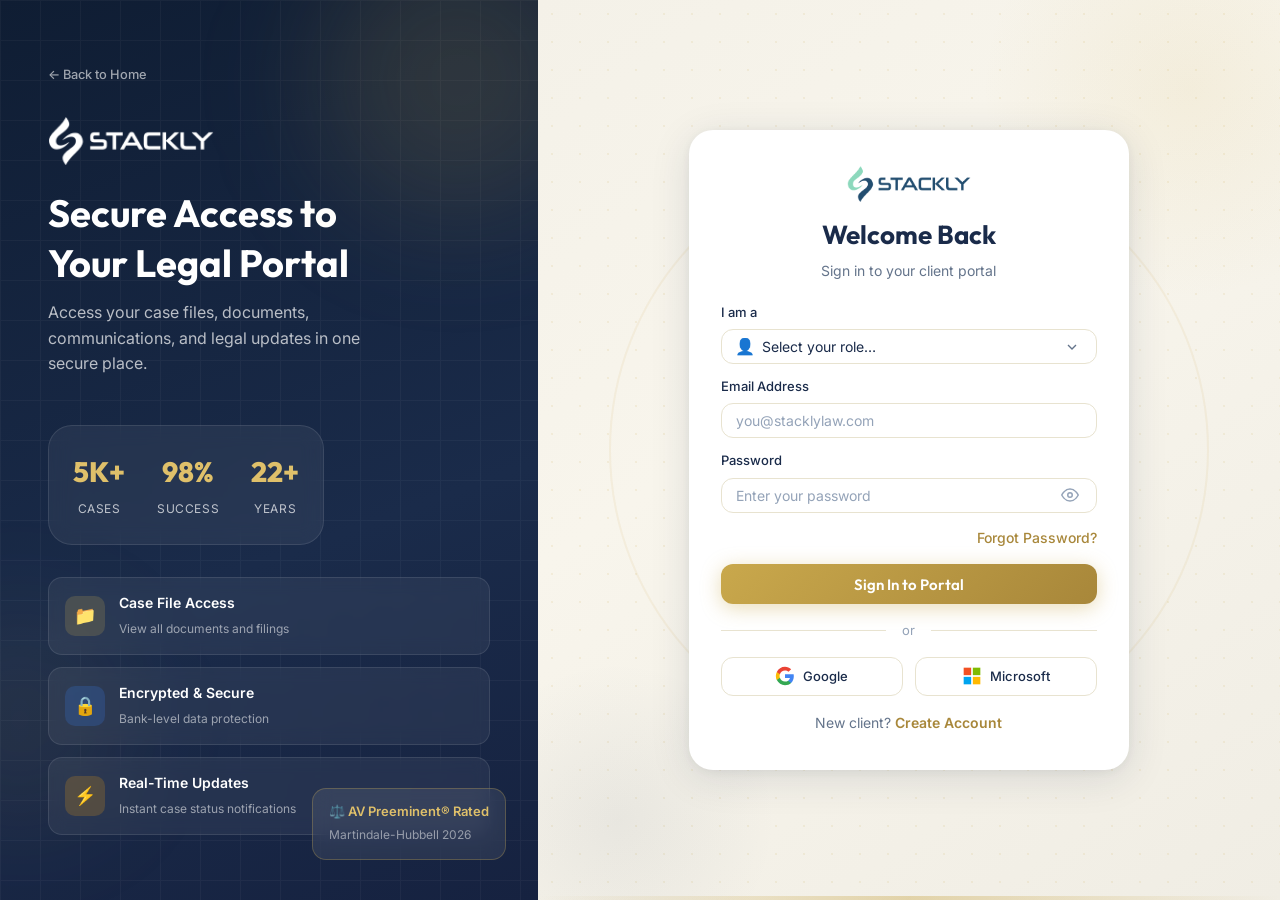
<file: login.html>
<!DOCTYPE html>
<html lang="en">
<head>
  <meta charset="UTF-8">
  <meta name="viewport" content="width=device-width, initial-scale=1.0">
  <meta name="description" content="Sign in to Stackly Law Client Portal — secure access to your case files and legal documents.">
  <title>Stackly Law — Client Portal Sign In</title>
  <link rel="stylesheet" href="style.css">
  <style>
    :root {
      --primary: #1A2B4A;
      --primary-light: #253d6b;
      --primary-dark: #0f1d33;
      --secondary: #F4F1E8;
      --secondary-dark: #E8E3D0;
      --white: #FFFFFF;
      --accent: #C9A84C;
      --accent-light: #DFC06A;
      --accent-dark: #A8873A;
      --accent-glass: rgba(201,168,76,0.15);
    }
    .form-group { margin-bottom: 0.75rem; }
    .form-header { margin-bottom: 1.25rem; }
    .form-forgot { margin-bottom: 0.875rem; }
    .divider { margin: 1rem 0; }
    .auth-switch { margin-top: 1rem; }

    .brand-panel {
      background: linear-gradient(160deg, #0f1d33 0%, #1A2B4A 60%, #162240 100%);
      overflow: hidden;
    }
    .brand-panel::before { display: none; }
    .brand-panel::after { display: none; }

    .form-panel {
      position: relative;
      overflow: hidden;
      background: linear-gradient(145deg, #F4F1E8 0%, #F8F5EC 40%, #F0EDE4 100%) !important;
    }
    .form-panel::before {
      content: '';
      position: absolute;
      inset: 0;
      background-image: radial-gradient(circle, rgba(201,168,76,0.12) 1.5px, transparent 1.5px);
      background-size: 28px 28px;
      pointer-events: none;
      z-index: 0;
    }
    .form-panel::after {
      content: '';
      position: absolute;
      width: 420px; height: 420px;
      background: radial-gradient(circle, rgba(201,168,76,0.1) 0%, transparent 70%);
      top: -120px; right: -120px;
      border-radius: 50%;
      pointer-events: none;
      z-index: 0;
    }
    .fp-orb-bl {
      position: absolute;
      width: 320px; height: 320px;
      background: radial-gradient(circle, rgba(26,43,74,0.06) 0%, transparent 70%);
      bottom: -80px; left: -80px;
      border-radius: 50%;
      pointer-events: none;
      z-index: 0;
    }
    .fp-arc {
      position: absolute;
      width: 600px; height: 600px;
      border: 2px solid rgba(201,168,76,0.1);
      border-radius: 50%;
      top: 50%; left: 50%;
      transform: translate(-50%,-50%);
      pointer-events: none; z-index: 0;
    }
    .fp-bar {
      position: absolute;
      bottom: 0; left: 0; right: 0;
      height: 4px;
      background: linear-gradient(90deg, transparent, rgba(201,168,76,0.4), transparent);
      pointer-events: none; z-index: 1;
    }
    .form-card { position: relative; z-index: 2; }

    .form-card {
      background: #fff;
      border-radius: 1.25rem;
      box-shadow: 0 8px 40px rgba(26,43,74,0.12), 0 2px 8px rgba(26,43,74,0.06);
      padding: 2rem 1.75rem;
    }
    @media(min-width:768px) {
      .form-card { border-radius: 1.5rem; padding: 2.25rem 2rem; }
      .form-panel { padding: 0; }
    }

    .brand-grid {
      position: absolute; inset: 0;
      opacity: 0.035;
      background-image: linear-gradient(rgba(255,255,255,1) 1px, transparent 1px), linear-gradient(90deg,rgba(255,255,255,1) 1px,transparent 1px);
      background-size: 40px 40px;
      pointer-events: none;
    }
    .brand-orb { position: absolute; border-radius: 50%; pointer-events: none; filter: blur(60px); }
    .orb-1 { width:280px; height:280px; background:rgba(201,168,76,0.15); top:-60px; right:-60px; }
    .orb-2 { width:200px; height:200px; background:rgba(201,168,76,0.08); bottom:80px; left:-80px; }

    .brand-badge {
      display: none;
      position: absolute; bottom: 2.5rem; right: 2rem;
      background: rgba(255,255,255,0.08);
      border: 1px solid rgba(201,168,76,0.3);
      border-radius: 0.875rem;
      padding: 0.75rem 1rem;
      backdrop-filter: blur(10px);
      animation: float 4s ease-in-out infinite;
    }
    .brand-badge p { font-size: 0.8125rem; font-weight: 600; color: var(--accent-light); }
    .brand-badge span { font-size: 0.75rem; color: rgba(255,255,255,0.5); }

    .brand-features { display: flex; flex-direction: column; gap: 0.75rem; margin-top: 2rem; width: 100%; }
    .feat-card {
      display: flex; align-items: center; gap: 0.875rem;
      background: rgba(255,255,255,0.06);
      border: 1px solid rgba(255,255,255,0.1);
      border-radius: 0.875rem; padding: 0.875rem 1rem;
      backdrop-filter: blur(8px);
      animation: slideInLeft 0.5s ease both;
    }
    .feat-card:nth-child(1){animation-delay:0.1s;}
    .feat-card:nth-child(2){animation-delay:0.2s;}
    .feat-card:nth-child(3){animation-delay:0.3s;}
    .feat-icon { width:40px; height:40px; border-radius:0.625rem; flex-shrink:0; display:flex; align-items:center; justify-content:center; font-size:1.125rem; }
    .feat-icon.gold { background: rgba(201,168,76,0.2); }
    .feat-icon.blue { background: rgba(59,130,246,0.2); }
    .feat-icon.amber { background: rgba(245,158,11,0.2); }
    .feat-text p { font-size: 0.875rem; font-weight: 600; color: #fff; }
    .feat-text span { font-size: 0.75rem; color: rgba(255,255,255,0.55); }

    .back-home {
      display: inline-flex; align-items: center; gap: 0.375rem;
      color: rgba(255,255,255,0.6); font-size: 0.8rem; font-weight: 500;
      margin-bottom: 2rem; transition: color 0.2s;
    }
    .back-home:hover { color: var(--accent-light); }

    .btn-primary {
      background: linear-gradient(135deg, var(--accent) 0%, var(--accent-dark) 100%);
      box-shadow: 0 4px 20px rgba(201,168,76,0.4);
    }
    .btn-primary:hover {
      box-shadow: 0 6px 24px rgba(201,168,76,0.5);
    }
    .form-group input:focus, .form-group select:focus {
      border-color: var(--accent);
      box-shadow: 0 0 0 3px rgba(201,168,76,0.15);
    }
    .link-accent { color: var(--accent-dark); }
    .link-accent:hover { color: var(--accent); }

    .select-wrap { position: relative; }
    .select-wrap .select-icon { position:absolute; left:0.875rem; top:50%; transform:translateY(-50%); font-size:1rem; pointer-events:none; z-index:1; }
    .select-wrap select { padding-left: 2.5rem; }

    @media(max-width:767px) { .brand-features { display:none; } .brand-panel { padding-bottom:1.5rem; } }
    @media(min-width:768px) { .brand-badge { display:block; } }

    @keyframes slideInLeft { from{opacity:0;transform:translateX(-20px);}to{opacity:1;transform:translateX(0);} }
  </style>
</head>
<body class="auth-page">

  <!-- ── Brand Panel ── -->
  <div class="brand-panel">
    <div class="brand-grid"></div>
    <div class="brand-orb orb-1"></div>
    <div class="brand-orb orb-2"></div>

    <a href="index.html" class="back-home">← Back to Home</a>

    <img src="assets/logo.png" alt="Stackly Law" style="height:48px;width:auto;margin-bottom:1.5rem;filter:brightness(0) invert(1);">

    <h1 class="brand-tagline">Secure Access to<br>Your Legal Portal</h1>
    <p class="brand-sub">Access your case files, documents, communications, and legal updates in one secure place.</p>

    <!-- Stats -->
    <div class="brand-stats">
      <div class="stat"><span class="stat-num">5K+</span><span class="stat-label">Cases</span></div>
      <div class="stat"><span class="stat-num">98%</span><span class="stat-label">Success</span></div>
      <div class="stat"><span class="stat-num">22+</span><span class="stat-label">Years</span></div>
    </div>

    <!-- Feature Cards -->
    <div class="brand-features">
      <div class="feat-card">
        <div class="feat-icon gold">📁</div>
        <div class="feat-text"><p>Case File Access</p><span>View all documents and filings</span></div>
      </div>
      <div class="feat-card">
        <div class="feat-icon blue">🔒</div>
        <div class="feat-text"><p>Encrypted & Secure</p><span>Bank-level data protection</span></div>
      </div>
      <div class="feat-card">
        <div class="feat-icon amber">⚡</div>
        <div class="feat-text"><p>Real-Time Updates</p><span>Instant case status notifications</span></div>
      </div>
    </div>

    <div class="brand-badge">
      <p>⚖️ AV Preeminent® Rated</p>
      <span>Martindale-Hubbell 2026</span>
    </div>
  </div>

  <!-- ── Form Panel ── -->
  <div class="form-panel">
    <div class="fp-orb-bl"></div>
    <div class="fp-arc"></div>
    <div class="fp-bar"></div>
    <div class="form-card">
      <div class="form-header">
        <img src="assets/logo.png" alt="Stackly Law" style="height:36px;width:auto;margin:0 auto 0.75rem;display:block;">
        <h2>Welcome Back</h2>
        <p>Sign in to your client portal</p>
      </div>

      <div class="alert" id="alertBanner"></div>

      <form id="loginForm" novalidate>
        <div class="form-group" id="grpRole">
          <label for="role">I am a</label>
          <div class="select-wrap">
            <span class="select-icon">👤</span>
            <select id="role" name="role">
              <option value="">Select your role…</option>
              <option value="consultant">⚖️ Attorney</option>
              <option value="admin">🛡️ Admin</option>
            </select>
          </div>
          <span class="error-msg" id="roleError"></span>
        </div>
        <div class="form-group" id="grpEmail">
          <label for="email">Email Address</label>
          <input type="text" id="email" name="email" placeholder="you@stacklylaw.com" autocomplete="email">
          <span class="error-msg" id="emailError"></span>
        </div>
        <div class="form-group" id="grpPassword">
          <label for="password">Password</label>
          <div class="pw-wrap">
            <input type="password" id="password" name="password" placeholder="Enter your password" autocomplete="current-password">
            <button type="button" class="toggle-pw" id="togglePw" aria-label="Toggle password visibility">
              <svg id="eyeIcon" xmlns="http://www.w3.org/2000/svg" viewBox="0 0 24 24" fill="none" stroke="currentColor" stroke-width="2" stroke-linecap="round" stroke-linejoin="round">
                <path d="M1 12s4-8 11-8 11 8 11 8-4 8-11 8-11-8-11-8z"/><circle cx="12" cy="12" r="3"/>
              </svg>
            </button>
          </div>
          <span class="error-msg" id="passwordError"></span>
        </div>
        <div class="form-forgot">
          <a href="404.html" class="link-accent">Forgot Password?</a>
        </div>
        <button type="submit" class="btn-primary" id="loginBtn">
          <span id="loginBtnText">Sign In to Portal</span>
          <div class="btn-loader hidden" id="loginLoader"></div>
        </button>
      </form>

      <div class="divider"><span>or</span></div>
      <div class="sso-group">
        <a href="404.html" class="sso-btn" id="googleBtn">
          <svg viewBox="0 0 24 24" xmlns="http://www.w3.org/2000/svg" width="20" height="20">
            <path d="M22.56 12.25c0-.78-.07-1.53-.2-2.25H12v4.26h5.92c-.26 1.37-1.04 2.53-2.21 3.31v2.77h3.57c2.08-1.92 3.28-4.74 3.28-8.09z" fill="#4285F4"/>
            <path d="M12 23c2.97 0 5.46-.98 7.28-2.66l-3.57-2.77c-.98.66-2.23 1.06-3.71 1.06-2.86 0-5.29-1.93-6.16-4.53H2.18v2.84C3.99 20.53 7.7 23 12 23z" fill="#34A853"/>
            <path d="M5.84 14.09c-.22-.66-.35-1.36-.35-2.09s.13-1.43.35-2.09V7.07H2.18C1.43 8.55 1 10.22 1 12s.43 3.45 1.18 4.93l3.66-2.84z" fill="#FBBC05"/>
            <path d="M12 5.38c1.62 0 3.06.56 4.21 1.64l3.15-3.15C17.45 2.09 14.97 1 12 1 7.7 1 3.99 3.47 2.18 7.07l3.66 2.84c.87-2.6 3.3-4.53 6.16-4.53z" fill="#EA4335"/>
          </svg>
          Google
        </a>
        <a href="404.html" class="sso-btn" id="microsoftBtn">
          <svg viewBox="0 0 24 24" xmlns="http://www.w3.org/2000/svg" width="20" height="20">
            <path d="M11 11H2V2h9v9z" fill="#F25022"/>
            <path d="M22 11h-9V2h9v9z" fill="#7FBA00"/>
            <path d="M11 22H2v-9h9v9z" fill="#00A4EF"/>
            <path d="M22 22h-9v-9h9v9z" fill="#FFB900"/>
          </svg>
          Microsoft
        </a>
      </div>
      <p class="auth-switch">New client? <a href="signup.html" class="link-accent">Create Account</a></p>
    </div>
  </div>

  <script src="auth.js"></script>
  <script>
    redirectIfLoggedIn();
    const form = document.getElementById('loginForm');
    const roleEl = document.getElementById('role');
    const emailEl = document.getElementById('email');
    const passwordEl = document.getElementById('password');
    const loginBtn = document.getElementById('loginBtn');
    const loginText = document.getElementById('loginBtnText');
    const loginLoader = document.getElementById('loginLoader');
    const alertBanner = document.getElementById('alertBanner');

    document.getElementById('togglePw').addEventListener('click', () => {
      const isText = passwordEl.type === 'text';
      passwordEl.type = isText ? 'password' : 'text';
      document.getElementById('eyeIcon').innerHTML = isText
        ? '<path d="M1 12s4-8 11-8 11 8 11 8-4 8-11 8-11-8-11-8z"/><circle cx="12" cy="12" r="3"/>'
        : '<path d="M17.94 17.94A10.07 10.07 0 0 1 12 20c-7 0-11-8-11-8a18.45 18.45 0 0 1 5.06-5.94"/><path d="M9.9 4.24A9.12 9.12 0 0 1 12 4c7 0 11 8 11 8a18.5 18.5 0 0 1-2.16 3.19"/><line x1="1" y1="1" x2="23" y2="23"/>';
    });

    function showAlert(msg, type = 'error') { alertBanner.textContent = msg; alertBanner.className = `alert ${type} show`; }
    function hideAlert() { alertBanner.className = 'alert'; }
    function setError(grpId, msgId, msg) { document.getElementById(grpId).classList.add('has-error'); document.getElementById(msgId).textContent = msg; }
    function clearError(grpId, msgId) { document.getElementById(grpId).classList.remove('has-error'); document.getElementById(msgId).textContent = ''; }

    roleEl.addEventListener('change', () => roleEl.value ? clearError('grpRole','roleError') : null);
    emailEl.addEventListener('blur', () => {
      if (!emailEl.value) setError('grpEmail','emailError','Email is required.');
      else if (!/^[^\s@]+@[^\s@]+$/.test(emailEl.value)) setError('grpEmail','emailError','Enter a valid email address.');
      else clearError('grpEmail','emailError');
    });
    passwordEl.addEventListener('blur', () => {
      if (!passwordEl.value) setError('grpPassword','passwordError','Password is required.');
      else clearError('grpPassword','passwordError');
    });

    form.addEventListener('submit', e => {
      e.preventDefault();
      hideAlert();
      let valid = true;
      const role = roleEl.value, email = emailEl.value.trim(), password = passwordEl.value;
      if (!role) { setError('grpRole','roleError','Please select your role.'); valid = false; } else clearError('grpRole','roleError');
      if (!email) { setError('grpEmail','emailError','Email is required.'); valid = false; }
      else if (!/^[^\s@]+@[^\s@]+$/.test(email)) { setError('grpEmail','emailError','Enter a valid email.'); valid = false; }
      else clearError('grpEmail','emailError');
      if (!password) { setError('grpPassword','passwordError','Password is required.'); valid = false; } else clearError('grpPassword','passwordError');
      if (!valid) return;
      loginBtn.disabled = true; loginText.textContent = 'Signing in…'; loginLoader.classList.remove('hidden');
      setTimeout(() => {
        const result = login(email, password, role);
        loginBtn.disabled = false; loginText.textContent = 'Sign In to Portal'; loginLoader.classList.add('hidden');
        if (result.success) {
          showAlert('Login successful! Redirecting…','success');
          setTimeout(() => { window.location.href = getDashboardUrl(result.user.role); }, 800);
        } else { showAlert(result.message,'error'); }
      }, 900);
    });
  </script>
</body>
</html>
</file>
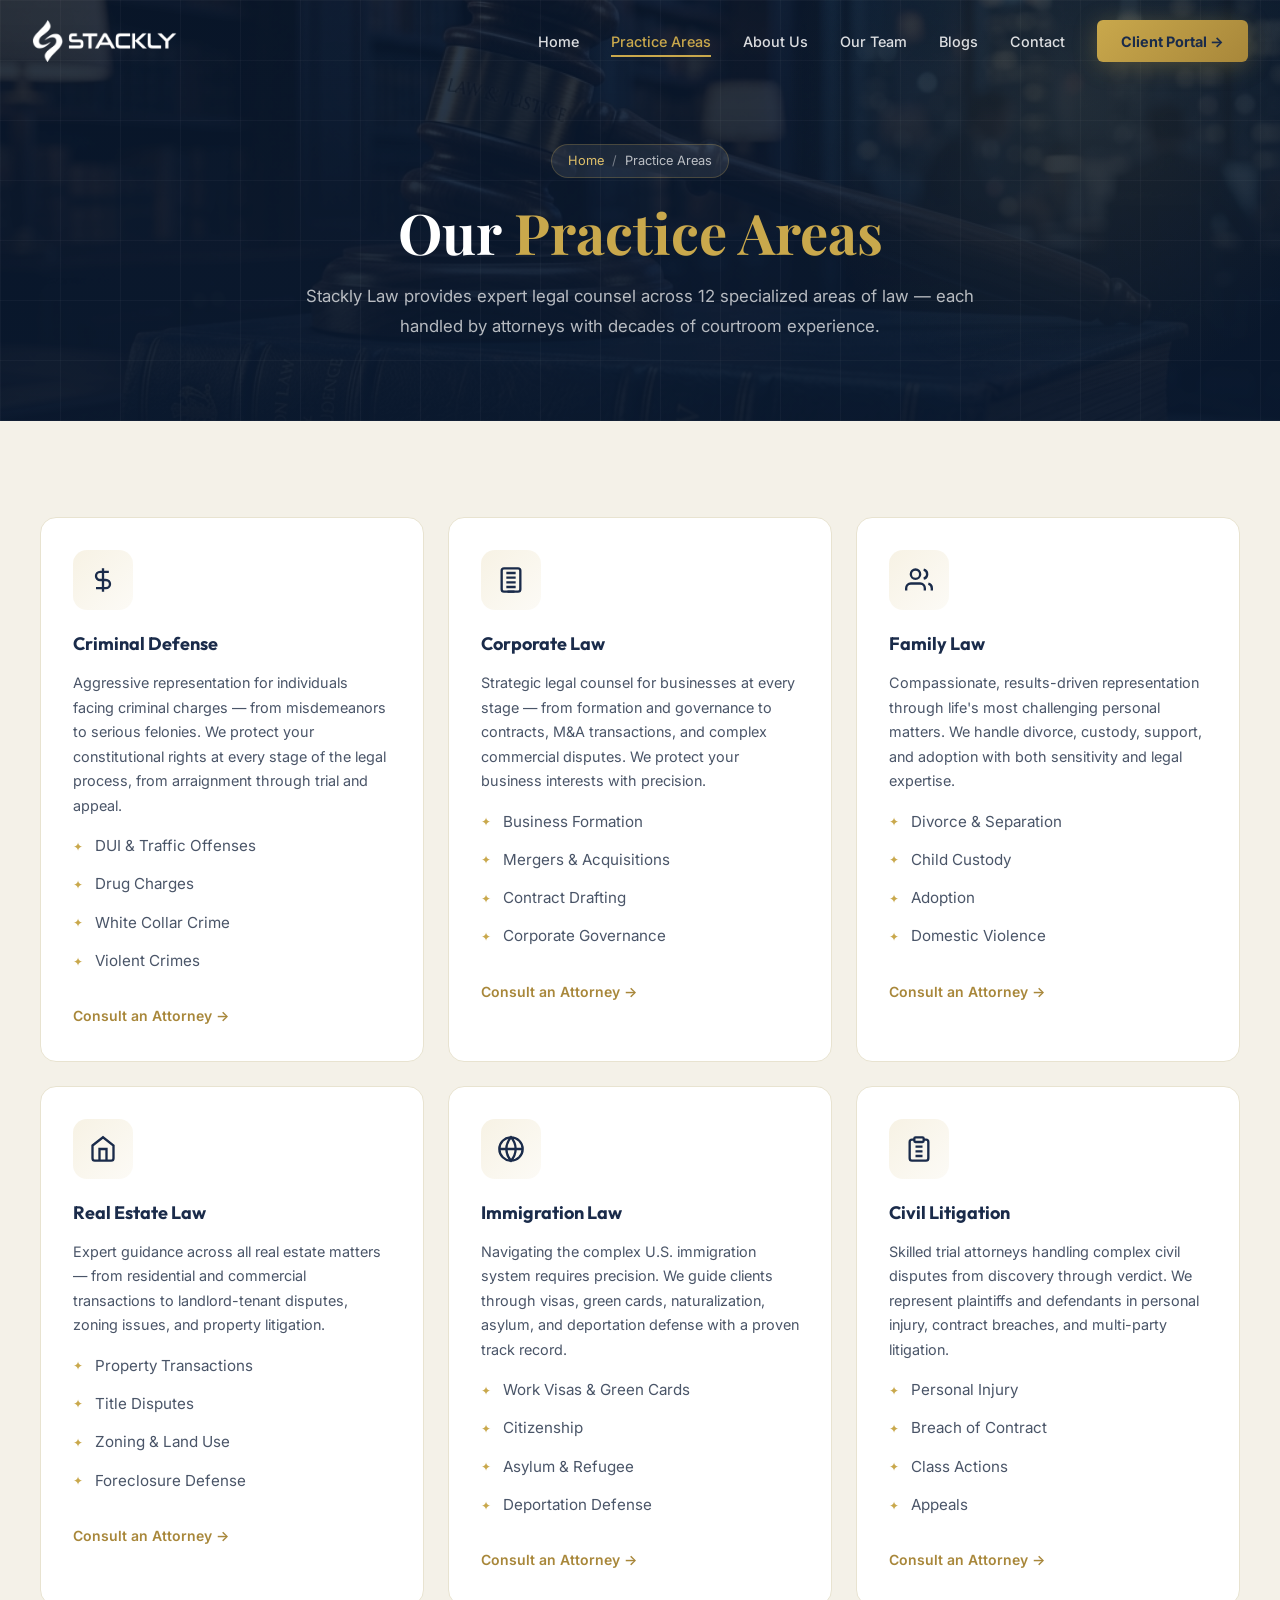
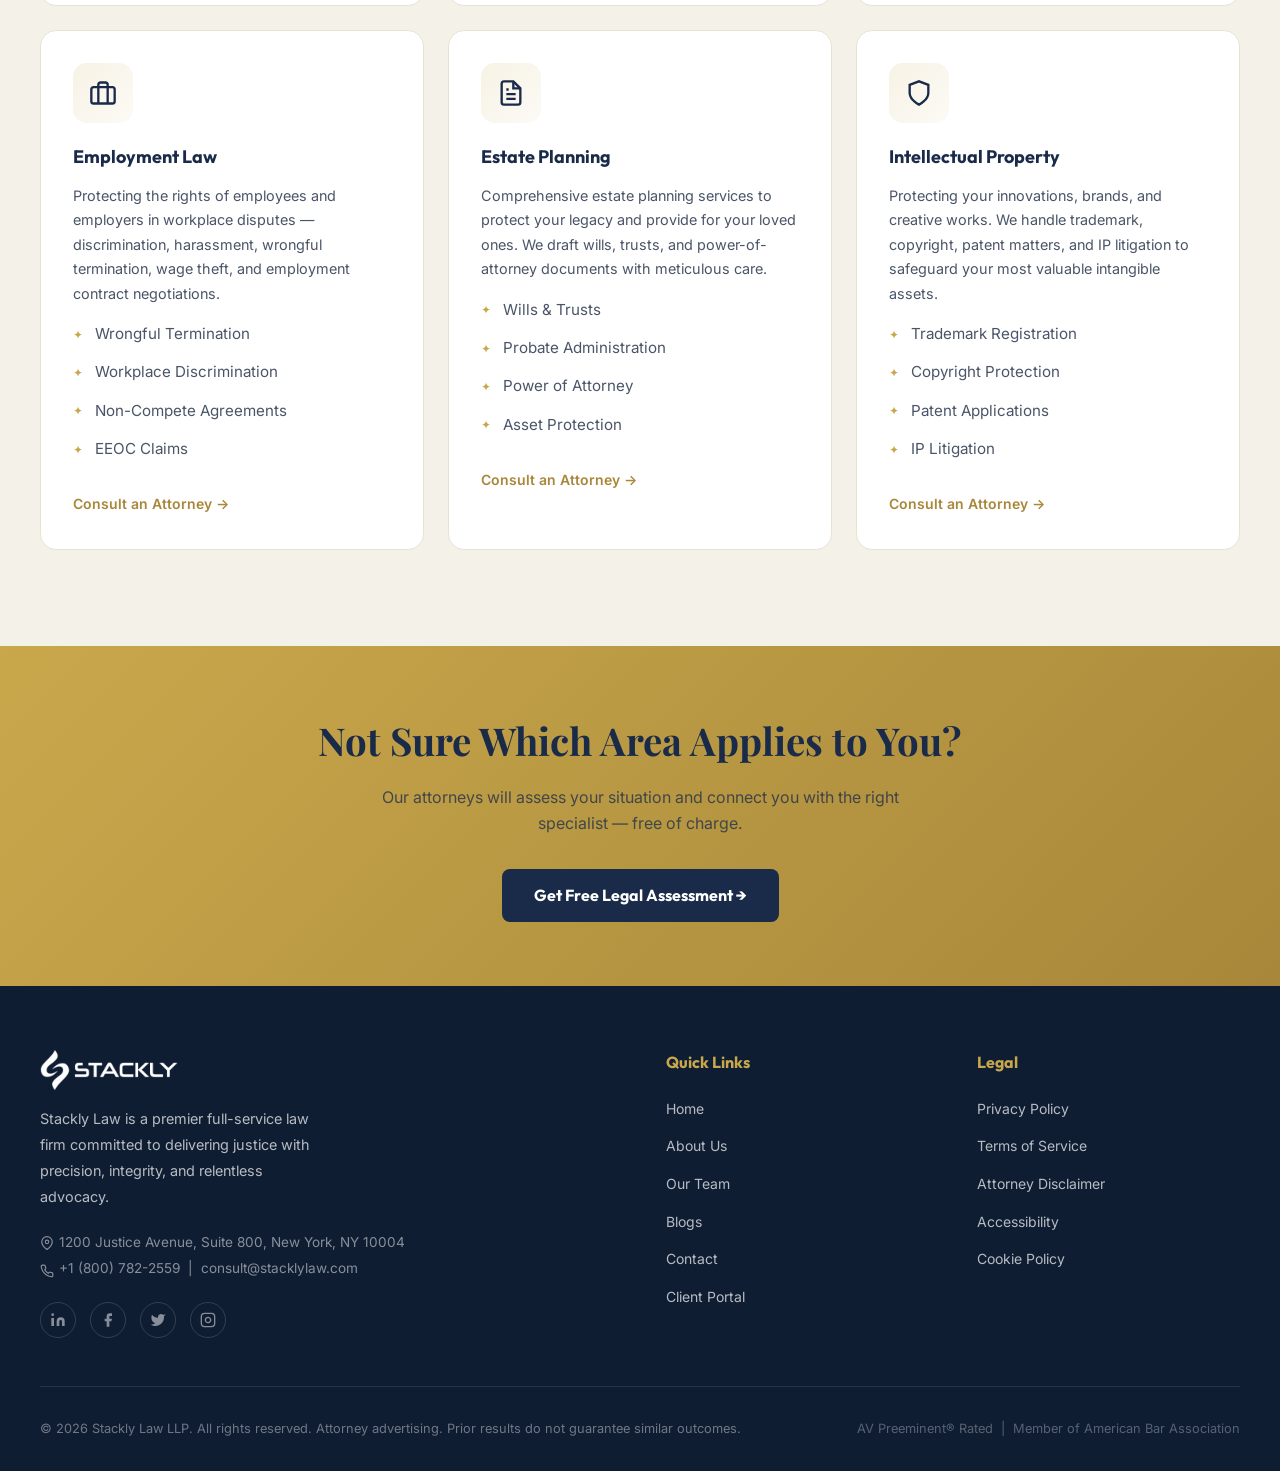
<file: practice-areas.html>
<!DOCTYPE html>
<html lang="en">

<head>
  <meta charset="UTF-8">
  <meta name="viewport" content="width=device-width, initial-scale=1.0">
  <meta name="description"
    content="Stackly Law Practice Areas — Expert legal services in criminal defense, corporate law, family law, real estate, immigration, civil litigation, and more.">
  <title>Practice Areas — Stackly Law</title>
  <link rel="stylesheet" href="home.css">
</head>

<body>

  <nav class="navbar scrolled" id="navbar">
    <a href="index.html" class="nav-logo"><img src="assets/logo.png" alt="Stackly Law"></a>
    <div class="nav-links">
      <a href="index.html">Home</a>
      <a href="practice-areas.html" class="active">Practice Areas</a>
      <a href="about.html">About Us</a>
      <a href="team.html">Our Team</a>
      <a href="blog.html">Blogs</a>
      <a href="contact.html">Contact</a>
      <a href="login.html" class="nav-cta">Client Portal →</a>
    </div>
    <button class="hamburger" id="hamburger" aria-label="Toggle menu"><span></span><span></span><span></span></button>
  </nav>

  <div class="mobile-menu" id="mobileMenu">
    <a href="index.html">Home</a>
    <a href="practice-areas.html">Practice Areas</a>
    <a href="about.html">About Us</a>
    <a href="team.html">Our Team</a>
    <a href="blog.html">Blogs</a>
    <a href="contact.html">Contact</a>
    <a href="login.html" class="nav-cta">Client Portal →</a>
  </div>

  <!-- PAGE HERO -->
  <section class="page-hero"
    style="background: linear-gradient(rgba(10, 25, 47, 0.85), rgba(10, 25, 47, 0.95)), url('assets/practice-hero.png') center/cover no-repeat;">
    <div class="page-hero-content">
      <div class="breadcrumb"><a href="index.html">Home</a> <span>/</span> Practice Areas</div>
      <h1 class="page-hero-title">Our <span>Practice Areas</span></h1>
      <p class="page-hero-sub">Stackly Law provides expert legal counsel across 12 specialized areas of law — each
        handled by attorneys with decades of courtroom experience.</p>
    </div>
  </section>

  <!-- PRACTICE GRID FULL -->
  <section class="section" style="background:var(--ivory);">
    <div class="section-inner">
      <div class="practice-grid">
        <div class="practice-card reveal delay-1">
          <div class="pc-icon">
            <svg viewBox="0 0 24 24" fill="none" stroke="currentColor" stroke-width="2" width="28" height="28">
              <path d="M12 2v20M17 5H9.5a3.5 3.5 0 0 0 0 7h5a3.5 3.5 0 0 1 0 7H6" />
            </svg>
          </div>
          <h3 class="pc-title">Criminal Defense</h3>
          <p class="pc-desc">Aggressive representation for individuals facing criminal charges — from misdemeanors to
            serious felonies. We protect your constitutional rights at every stage of the legal process, from
            arraignment through trial and appeal.</p>
          <ul class="about-list" style="margin:1rem 0;">
            <li>DUI & Traffic Offenses</li>
            <li>Drug Charges</li>
            <li>White Collar Crime</li>
            <li>Violent Crimes</li>
          </ul>
          <a href="contact.html" class="pc-link">Consult an Attorney →</a>
        </div>
        <div class="practice-card reveal delay-2">
          <div class="pc-icon">
            <svg viewBox="0 0 24 24" fill="none" stroke="currentColor" stroke-width="2" width="28" height="28">
              <rect x="4" y="2" width="16" height="20" rx="2" ry="2" />
              <line x1="9" y1="22" x2="15" y2="22" />
              <line x1="8" y1="6" x2="16" y2="6" />
              <line x1="8" y1="10" x2="16" y2="10" />
              <line x1="8" y1="14" x2="16" y2="14" />
              <line x1="8" y1="18" x2="16" y2="18" />
            </svg>
          </div>
          <h3 class="pc-title">Corporate Law</h3>
          <p class="pc-desc">Strategic legal counsel for businesses at every stage — from formation and governance to
            contracts, M&A transactions, and complex commercial disputes. We protect your business interests with
            precision.</p>
          <ul class="about-list" style="margin:1rem 0;">
            <li>Business Formation</li>
            <li>Mergers & Acquisitions</li>
            <li>Contract Drafting</li>
            <li>Corporate Governance</li>
          </ul>
          <a href="contact.html" class="pc-link">Consult an Attorney →</a>
        </div>
        <div class="practice-card reveal delay-3">
          <div class="pc-icon">
            <svg viewBox="0 0 24 24" fill="none" stroke="currentColor" stroke-width="2" width="28" height="28">
              <path d="M17 21v-2a4 4 0 0 0-4-4H5a4 4 0 0 0-4 4v2" />
              <circle cx="9" cy="7" r="4" />
              <path d="M23 21v-2a4 4 0 0 0-3-3.87" />
              <path d="M16 3.13a4 4 0 0 1 0 7.75" />
            </svg>
          </div>
          <h3 class="pc-title">Family Law</h3>
          <p class="pc-desc">Compassionate, results-driven representation through life's most challenging personal
            matters. We handle divorce, custody, support, and adoption with both sensitivity and legal expertise.</p>
          <ul class="about-list" style="margin:1rem 0;">
            <li>Divorce & Separation</li>
            <li>Child Custody</li>
            <li>Adoption</li>
            <li>Domestic Violence</li>
          </ul>
          <a href="contact.html" class="pc-link">Consult an Attorney →</a>
        </div>
        <div class="practice-card reveal delay-1">
          <div class="pc-icon">
            <svg viewBox="0 0 24 24" fill="none" stroke="currentColor" stroke-width="2" width="28" height="28">
              <path d="M3 9l9-7 9 7v11a2 2 0 0 1-2 2H5a2 2 0 0 1-2-2z" />
              <polyline points="9 22 9 12 15 12 15 22" />
            </svg>
          </div>
          <h3 class="pc-title">Real Estate Law</h3>
          <p class="pc-desc">Expert guidance across all real estate matters — from residential and commercial
            transactions to landlord-tenant disputes, zoning issues, and property litigation.</p>
          <ul class="about-list" style="margin:1rem 0;">
            <li>Property Transactions</li>
            <li>Title Disputes</li>
            <li>Zoning & Land Use</li>
            <li>Foreclosure Defense</li>
          </ul>
          <a href="contact.html" class="pc-link">Consult an Attorney →</a>
        </div>
        <div class="practice-card reveal delay-2">
          <div class="pc-icon">
            <svg viewBox="0 0 24 24" fill="none" stroke="currentColor" stroke-width="2" width="28" height="28">
              <circle cx="12" cy="12" r="10" />
              <line x1="2" y1="12" x2="22" y2="12" />
              <path d="M12 2a15.3 15.3 0 0 1 4 10 15.3 15.3 0 0 1-4 10 15.3 15.3 0 0 1-4-10 15.3 15.3 0 0 1 4-10z" />
            </svg>
          </div>
          <h3 class="pc-title">Immigration Law</h3>
          <p class="pc-desc">Navigating the complex U.S. immigration system requires precision. We guide clients through
            visas, green cards, naturalization, asylum, and deportation defense with a proven track record.</p>
          <ul class="about-list" style="margin:1rem 0;">
            <li>Work Visas & Green Cards</li>
            <li>Citizenship</li>
            <li>Asylum & Refugee</li>
            <li>Deportation Defense</li>
          </ul>
          <a href="contact.html" class="pc-link">Consult an Attorney →</a>
        </div>
        <div class="practice-card reveal delay-3">
          <div class="pc-icon">
            <svg viewBox="0 0 24 24" fill="none" stroke="currentColor" stroke-width="2" width="28" height="28">
              <path d="M16 4h2a2 2 0 0 1 2 2v14a2 2 0 0 1-2 2H6a2 2 0 0 1-2-2V6a2 2 0 0 1 2-2h2" />
              <rect x="8" y="2" width="8" height="4" rx="1" ry="1" />
              <line x1="9" y1="14" x2="15" y2="14" />
              <line x1="9" y1="18" x2="15" y2="18" />
              <line x1="9" y1="10" x2="15" y2="10" />
            </svg>
          </div>
          <h3 class="pc-title">Civil Litigation</h3>
          <p class="pc-desc">Skilled trial attorneys handling complex civil disputes from discovery through verdict. We
            represent plaintiffs and defendants in personal injury, contract breaches, and multi-party litigation.</p>
          <ul class="about-list" style="margin:1rem 0;">
            <li>Personal Injury</li>
            <li>Breach of Contract</li>
            <li>Class Actions</li>
            <li>Appeals</li>
          </ul>
          <a href="contact.html" class="pc-link">Consult an Attorney →</a>
        </div>
        <div class="practice-card reveal delay-1">
          <div class="pc-icon">
            <svg viewBox="0 0 24 24" fill="none" stroke="currentColor" stroke-width="2" width="28" height="28">
              <rect x="2" y="7" width="20" height="14" rx="2" ry="2" />
              <path d="M16 21V5a2 2 0 0 0-2-2h-4a2 2 0 0 0-2 2v16" />
            </svg>
          </div>
          <h3 class="pc-title">Employment Law</h3>
          <p class="pc-desc">Protecting the rights of employees and employers in workplace disputes — discrimination,
            harassment, wrongful termination, wage theft, and employment contract negotiations.</p>
          <ul class="about-list" style="margin:1rem 0;">
            <li>Wrongful Termination</li>
            <li>Workplace Discrimination</li>
            <li>Non-Compete Agreements</li>
            <li>EEOC Claims</li>
          </ul>
          <a href="contact.html" class="pc-link">Consult an Attorney →</a>
        </div>
        <div class="practice-card reveal delay-2">
          <div class="pc-icon">
            <svg viewBox="0 0 24 24" fill="none" stroke="currentColor" stroke-width="2" width="28" height="28">
              <path d="M14 2H6a2 2 0 0 0-2 2v16a2 2 0 0 0 2 2h12a2 2 0 0 0 2-2V8z" />
              <polyline points="14 2 14 8 20 8" />
              <line x1="16" y1="13" x2="8" y2="13" />
              <line x1="16" y1="17" x2="8" y2="17" />
              <polyline points="10 9 9 9 8 9" />
            </svg>
          </div>
          <h3 class="pc-title">Estate Planning</h3>
          <p class="pc-desc">Comprehensive estate planning services to protect your legacy and provide for your loved
            ones. We draft wills, trusts, and power-of-attorney documents with meticulous care.</p>
          <ul class="about-list" style="margin:1rem 0;">
            <li>Wills & Trusts</li>
            <li>Probate Administration</li>
            <li>Power of Attorney</li>
            <li>Asset Protection</li>
          </ul>
          <a href="contact.html" class="pc-link">Consult an Attorney →</a>
        </div>
        <div class="practice-card reveal delay-3">
          <div class="pc-icon">
            <svg viewBox="0 0 24 24" fill="none" stroke="currentColor" stroke-width="2" width="28" height="28">
              <path d="M12 22s8-4 8-10V5l-8-3-8 3v7c0 6 8 10 8 10z" />
            </svg>
          </div>
          <h3 class="pc-title">Intellectual Property</h3>
          <p class="pc-desc">Protecting your innovations, brands, and creative works. We handle trademark, copyright,
            patent matters, and IP litigation to safeguard your most valuable intangible assets.</p>
          <ul class="about-list" style="margin:1rem 0;">
            <li>Trademark Registration</li>
            <li>Copyright Protection</li>
            <li>Patent Applications</li>
            <li>IP Litigation</li>
          </ul>
          <a href="contact.html" class="pc-link">Consult an Attorney →</a>
        </div>
      </div>
    </div>
  </section>

  <!-- CTA BANNER -->
  <div class="cta-banner">
    <h2 class="reveal">Not Sure Which Area Applies to You?</h2>
    <p class="reveal delay-1">Our attorneys will assess your situation and connect you with the right specialist — free
      of charge.</p>
    <a href="contact.html" class="btn-navy reveal delay-2">Get Free Legal Assessment →</a>
  </div>

  <!-- FOOTER -->
  <footer class="footer">
    <div class="footer-inner">
      <div class="footer-top">
        <div class="footer-brand">
          <img src="assets/logo.png" alt="Stackly Law"
            style="height:40px;filter:brightness(0) invert(1);margin-bottom:1rem;">
          <p>Stackly Law is a premier full-service law firm committed to delivering justice with precision, integrity,
            and relentless advocacy.</p>
          <div style="margin-top:1.25rem;font-size:0.85rem;color:rgba(255,255,255,0.5);line-height:1.9;">
            <svg width="14" height="14" viewBox="0 0 24 24" fill="none" stroke="currentColor" stroke-width="2"
              style="display:inline;vertical-align:middle;margin-right:5px;">
              <path d="M21 10c0 7-9 13-9 13s-9-6-9-13a9 9 0 0 1 18 0z" />
              <circle cx="12" cy="10" r="3" />
            </svg>1200 Justice Avenue, Suite 800, New York, NY 10004<br>
            <svg width="14" height="14" viewBox="0 0 24 24" fill="none" stroke="currentColor" stroke-width="2"
              style="display:inline;vertical-align:middle;margin-right:5px;margin-top:4px;">
              <path
                d="M22 16.92v3a2 2 0 0 1-2.18 2 19.79 19.79 0 0 1-8.63-3.07 19.5 19.5 0 0 1-6-6 19.79 19.79 0 0 1-3.07-8.67A2 2 0 0 1 4.11 2h3a2 2 0 0 1 2 1.72c.127.96.361 1.903.7 2.81a2 2 0 0 1-.45 2.11L8.09 9.91a16 16 0 0 0 6 6l1.27-1.27a2 2 0 0 1 2.11-.45c.907.339 1.85.573 2.81.7A2 2 0 0 1 22 16.92z" />
            </svg>+1 (800) 782-2559 &nbsp;|&nbsp; consult@stacklylaw.com
          </div>
          <div class="footer-socials" style="margin-top:1.25rem;">
            <a href="404.html" title="LinkedIn" aria-label="LinkedIn"><svg width="16" height="16" viewBox="0 0 24 24"
                fill="currentColor">
                <path d="M16 8a6 6 0 0 1 6 6v7h-4v-7a2 2 0 0 0-2-2 2 2 0 0 0-2 2v7h-4v-7a6 6 0 0 1 6-6z" />
                <rect x="2" y="9" width="4" height="12" />
                <circle cx="4" cy="4" r="2" />
              </svg></a>
            <a href="404.html" title="Facebook" aria-label="Facebook"><svg width="16" height="16" viewBox="0 0 24 24"
                fill="currentColor">
                <path d="M18 2h-3a5 5 0 0 0-5 5v3H7v4h3v8h4v-8h3l1-4h-4V7a1 1 0 0 1 1-1h3z" />
              </svg></a>
            <a href="404.html" title="Twitter" aria-label="Twitter"><svg width="16" height="16" viewBox="0 0 24 24"
                fill="currentColor">
                <path
                  d="M23 3a10.9 10.9 0 0 1-3.14 1.53 4.48 4.48 0 0 0-7.86 3v1A10.66 10.66 0 0 1 3 4s-4 9 5 13a11.64 11.64 0 0 1-7 2c9 5 20 0 20-11.5a4.5 4.5 0 0 0-.08-.83A7.72 7.72 0 0 0 23 3z" />
              </svg></a>
            <a href="404.html" title="Instagram" aria-label="Instagram"><svg width="16" height="16" viewBox="0 0 24 24"
                fill="none" stroke="currentColor" stroke-width="2">
                <rect x="2" y="2" width="20" height="20" rx="5" ry="5" />
                <path d="M16 11.37A4 4 0 1 1 12.63 8 4 4 0 0 1 16 11.37z" />
                <line x1="17.5" y1="6.5" x2="17.51" y2="6.5" />
              </svg></a>
          </div>
        </div>
        <div class="footer-col">
          <h4>Quick Links</h4>
          <ul>
            <li><a href="index.html">Home</a></li>
            <li><a href="about.html">About Us</a></li>
            <li><a href="team.html">Our Team</a></li>
            <li><a href="blog.html">Blogs</a></li>
            <li><a href="contact.html">Contact</a></li>
            <li><a href="login.html">Client Portal</a></li>
          </ul>
        </div>
        <div class="footer-col">
          <h4>Legal</h4>
          <ul>
            <li><a href="404.html">Privacy Policy</a></li>
            <li><a href="404.html">Terms of Service</a></li>
            <li><a href="404.html">Attorney Disclaimer</a></li>
            <li><a href="404.html">Accessibility</a></li>
            <li><a href="404.html">Cookie Policy</a></li>
          </ul>
        </div>
      </div>
      <div class="footer-bottom">
        <p>&copy; 2026 Stackly Law LLP. All rights reserved. Attorney advertising. Prior results do not guarantee
          similar outcomes.</p>
        <p style="color:rgba(255,255,255,0.3);">AV Preeminent&reg; Rated &nbsp;|&nbsp; Member of American Bar
          Association</p>
      </div>
    </div>
  </footer>

  <script src="home.js"></script>
</body>

</html>
</file>
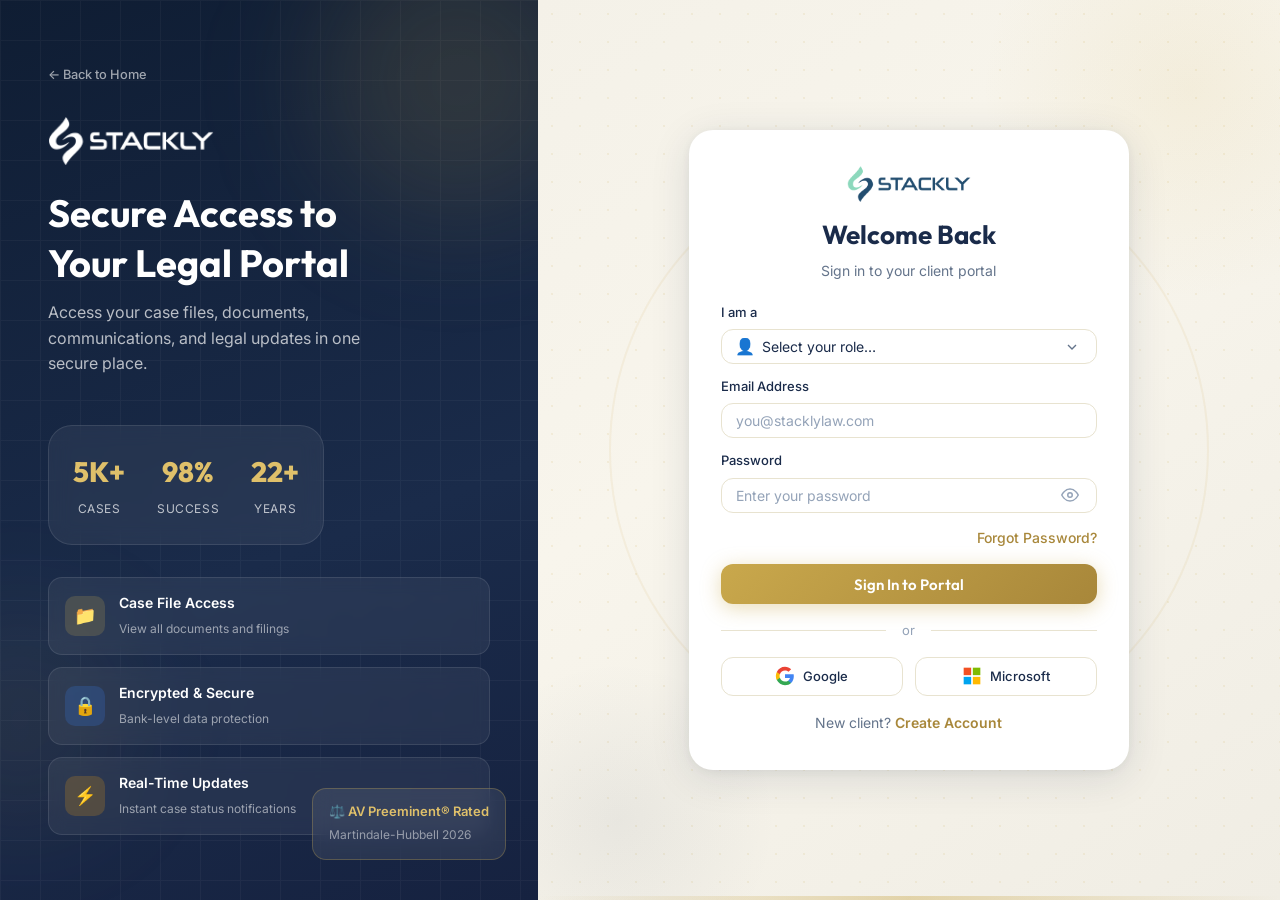
<file: profile.html>
<!DOCTYPE html>
<html lang="en">
<head>
  <meta charset="UTF-8">
  <meta name="viewport" content="width=device-width, initial-scale=1.0">
  <title>Stackly — Profile</title>
  <link rel="stylesheet" href="dashboard.css">
  <style>
    .profile-layout{display:grid;grid-template-columns:1fr;gap:1.25rem}
    @media(min-width:900px){.profile-layout{grid-template-columns:300px 1fr}}
    .profile-card{background:var(--surface);border:1.5px solid var(--border);border-radius:var(--radius-lg);padding:2rem 1.5rem;text-align:center}
    .profile-av{width:80px;height:80px;border-radius:50%;background:var(--accent);color:#fff;font-size:2rem;font-weight:800;display:flex;align-items:center;justify-content:center;margin:0 auto 1rem}
    .profile-name{font-size:1.25rem;font-weight:700;color:var(--text-primary)}
    .profile-role-badge{display:inline-flex;align-items:center;gap:.4rem;margin-top:.4rem;padding:.3rem .9rem;border-radius:99px;font-size:.8rem;font-weight:600}
    .badge-consultant{background:rgba(91,191,170,.12);color:#2E9E8A}
    .badge-admin{background:rgba(239,68,68,.12);color:#DC2626}
    .profile-email{margin-top:.75rem;font-size:.875rem;color:var(--text-muted)}
    .profile-since{font-size:.8rem;color:var(--text-muted);margin-top:.3rem}
    .profile-stats{display:flex;justify-content:center;gap:2rem;margin-top:1.5rem;padding-top:1.25rem;border-top:1px solid var(--border)}
    .ps-item{text-align:center}
    .ps-val{font-size:1.25rem;font-weight:700;color:var(--text-primary)}
    .ps-lbl{font-size:.75rem;color:var(--text-muted);margin-top:.2rem}
    .form-section{background:var(--surface);border:1.5px solid var(--border);border-radius:var(--radius-lg);padding:1.5rem}
    .form-section h3{font-size:1rem;font-weight:700;color:var(--text-primary);margin-bottom:1.25rem;display:flex;align-items:center;gap:.5rem}
    .field-row{display:grid;grid-template-columns:1fr;gap:1rem;margin-bottom:1rem}
    @media(min-width:500px){.field-row{grid-template-columns:1fr 1fr}}
    .field label{display:block;font-size:.8125rem;font-weight:600;color:var(--text-secondary);margin-bottom:.4rem}
    .field input,.field select,.field textarea{width:100%;padding:.7rem .9rem;border:1.5px solid var(--border);border-radius:var(--radius-md);font-size:.875rem;background:var(--surface);color:var(--text-primary);transition:border-color .2s;font-family:inherit}
    .field input:focus,.field select:focus,.field textarea:focus{outline:none;border-color:var(--accent)}
    .field textarea{resize:vertical;min-height:80px}
    .field input[readonly]{background:var(--bg);color:var(--text-muted);cursor:not-allowed}
    .btn-save{padding:.7rem 1.5rem;background:var(--accent);color:#fff;border:none;border-radius:var(--radius-md);font-size:.9rem;font-weight:600;cursor:pointer;transition:background .2s}
    .btn-save:hover{background:var(--accent-dark)}
    .btn-sec{padding:.7rem 1.5rem;background:transparent;color:var(--text-secondary);border:1.5px solid var(--border);border-radius:var(--radius-md);font-size:.9rem;font-weight:600;cursor:pointer;transition:border-color .2s}
    .btn-sec:hover{border-color:var(--accent);color:var(--accent)}
    .btn-danger{padding:.7rem 1.5rem;background:transparent;color:#EF4444;border:1.5px solid #EF4444;border-radius:var(--radius-md);font-size:.9rem;font-weight:600;cursor:pointer}
    .action-bar{display:flex;align-items:center;justify-content:flex-end;gap:.75rem;flex-wrap:wrap;margin-top:1.25rem;padding-top:1.25rem;border-top:1px solid var(--border)}
    .notif-toggle{display:flex;align-items:center;justify-content:space-between;padding:.875rem 0;border-bottom:1px solid var(--border)}
    .notif-toggle:last-child{border-bottom:none}
    .notif-info p{font-size:.9rem;font-weight:600;color:var(--text-primary)}
    .notif-info span{font-size:.8rem;color:var(--text-muted)}
    .toggle-sw{width:44px;height:24px;background:var(--border);border-radius:99px;cursor:pointer;position:relative;transition:background .2s;border:none;flex-shrink:0}
    .toggle-sw.on{background:var(--accent)}
    .toggle-sw::after{content:'';position:absolute;width:18px;height:18px;background:#fff;border-radius:50%;top:3px;left:3px;transition:left .2s;box-shadow:0 1px 4px rgba(0,0,0,.2)}
    .toggle-sw.on::after{left:23px}
    .save-toast{position:fixed;bottom:2rem;right:2rem;background:var(--accent);color:#fff;padding:.75rem 1.25rem;border-radius:var(--radius-md);font-size:.875rem;font-weight:600;box-shadow:0 4px 16px rgba(0,0,0,.15);transform:translateY(100px);opacity:0;transition:all .3s;z-index:999}
    .save-toast.show{transform:translateY(0);opacity:1}
  </style>
</head>
<body>
<div class="dash-shell">
  <div class="sidebar-overlay" id="overlay"></div>
  <aside class="sidebar" id="sidebar">
    <div class="sidebar-header">
      <img src="assets/logo.png" alt="Stackly" class="sidebar-logo">
      <button class="sidebar-close" id="sidebarClose"><svg width="16" height="16" viewBox="0 0 24 24" fill="none" stroke="currentColor" stroke-width="2.5"><path d="M18 6 6 18M6 6l12 12"/></svg></button>
    </div>
    <div class="sidebar-user">
      <div class="user-avatar" id="sidebarAvatar">?</div>
      <div class="user-info"><div class="user-name" id="sidebarName">Loading…</div><div class="user-role" id="sidebarRole">—</div></div>
    </div>
    <nav class="sidebar-nav">
      <span class="nav-section-label">Main</span>
      <a class="nav-item" id="navBack" href="#"><svg viewBox="0 0 24 24" fill="none" stroke="currentColor" stroke-width="2"><rect x="3" y="3" width="7" height="7"/><rect x="14" y="3" width="7" height="7"/><rect x="3" y="14" width="7" height="7"/><rect x="14" y="14" width="7" height="7"/></svg>Overview</a>
      <a class="nav-item" href="projects.html"><svg viewBox="0 0 24 24" fill="none" stroke="currentColor" stroke-width="2"><path d="M22 19a2 2 0 0 1-2 2H4a2 2 0 0 1-2-2V5a2 2 0 0 1 2-2h5l2 3h9a2 2 0 0 1 2 2z"/></svg>Matters</a>
      <a class="nav-item" href="reports.html"><svg viewBox="0 0 24 24" fill="none" stroke="currentColor" stroke-width="2"><line x1="18" y1="20" x2="18" y2="10"/><line x1="12" y1="20" x2="12" y2="4"/><line x1="6" y1="20" x2="6" y2="14"/></svg>Reports</a>
      <span class="nav-section-label">Account</span>
      <a class="nav-item active" href="profile.html"><svg viewBox="0 0 24 24" fill="none" stroke="currentColor" stroke-width="2"><path d="M20 21v-2a4 4 0 0 0-4-4H8a4 4 0 0 0-4 4v2"/><circle cx="12" cy="7" r="4"/></svg>Profile</a>
    </nav>
    <div class="sidebar-footer"><button class="btn-logout" id="logoutBtn"><svg viewBox="0 0 24 24" fill="none" stroke="currentColor" stroke-width="2"><path d="M9 21H5a2 2 0 0 1-2-2V5a2 2 0 0 1 2-2h4"/><polyline points="16 17 21 12 16 7"/><line x1="21" y1="12" x2="9" y2="12"/></svg>Log Out</button></div>
  </aside>

  <div class="dash-main">
    <header class="dash-header">
      <div class="header-left">
        <button class="hamburger" id="hamburger"><span></span><span></span><span></span></button>
        <span class="page-title">Profile</span>
      </div>
      <div class="header-right">
        <button class="notif-btn" onclick="window.location.href='404.html'"><svg width="18" height="18" viewBox="0 0 24 24" fill="none" stroke="currentColor" stroke-width="2"><path d="M18 8A6 6 0 0 0 6 8c0 7-3 9-3 9h18s-3-2-3-9"/><path d="M13.73 21a2 2 0 0 1-3.46 0"/></svg><span class="notif-dot"></span></button>
        <div class="header-avatar" id="headerAvatar">?</div>
      </div>
    </header>
    <main class="dash-content">
      <div class="content-header"><h1>My Profile</h1><p>Manage your account details and preferences.</p></div>

      <div class="profile-layout">
        <!-- Left: Profile Card -->
        <div>
          <div class="profile-card">
            <div class="profile-av" id="profileAv">?</div>
            <div class="profile-name" id="profileName">—</div>
            <div><span class="profile-role-badge" id="profileRoleBadge">—</span></div>
            <div class="profile-email" id="profileEmail">—</div>
            <div class="profile-since" id="profileSince">—</div>
            <div class="profile-stats">
              <div class="ps-item"><div class="ps-val">12</div><div class="ps-lbl">Matters</div></div>
              <div class="ps-item"><div class="ps-val">24</div><div class="ps-lbl">Clients</div></div>
              <div class="ps-item"><div class="ps-val">4.9</div><div class="ps-lbl">Rating</div></div>
            </div>
          </div>
        </div>

        <!-- Right: Edit Forms -->
        <div style="display:flex;flex-direction:column;gap:1.25rem">
          <!-- Personal Info -->
          <div class="form-section">
            <h3>👤 Personal Information</h3>
            <div class="field-row">
              <div class="field"><label>Full Name</label><input type="text" id="fldName" placeholder="Your name"></div>
              <div class="field"><label>Display Name</label><input type="text" id="fldDisplay" placeholder="How you appear"></div>
            </div>
            <div class="field-row">
              <div class="field"><label>Email Address</label><input type="email" id="fldEmail" readonly></div>
              <div class="field"><label>Role</label><input type="text" id="fldRole" readonly></div>
            </div>
            <div class="field"><label>Bio</label><textarea id="fldBio" placeholder="Tell us a bit about yourself…"></textarea></div>
            <div class="field-row">
              <div class="field"><label>Phone</label><input type="tel" id="fldPhone" placeholder="+1 (555) 000-0000"></div>
              <div class="field"><label>Location</label><input type="text" id="fldLocation" placeholder="City, Country"></div>
            </div>
            <div class="action-bar">
              <button class="btn-sec" onclick="loadProfile()">Reset</button>
              <button class="btn-save" onclick="saveProfile()">Save Changes</button>
            </div>
          </div>

          <!-- Security -->
          <div class="form-section">
            <h3>🔐 Security</h3>
            <div class="field-row">
              <div class="field"><label>Current Password</label><input type="password" id="fldCurPw" placeholder="Enter current password"></div>
              <div class="field"><label>New Password</label><input type="password" id="fldNewPw" placeholder="Min. 8 characters"></div>
            </div>
            <div class="action-bar">
              <button class="btn-save" onclick="changePassword()">Update Password</button>
            </div>
          </div>

          <!-- Notifications -->
          <div class="form-section">
            <h3>🔔 Notification Preferences</h3>
            <div class="notif-toggle"><div class="notif-info"><p>Email Notifications</p><span>Receive updates via email</span></div><button class="toggle-sw on" onclick="this.classList.toggle('on')"></button></div>
            <div class="notif-toggle"><div class="notif-info"><p>Matter Alerts</p><span>Get notified on case updates</span></div><button class="toggle-sw on" onclick="this.classList.toggle('on')"></button></div>
            <div class="notif-toggle"><div class="notif-info"><p>Client Messages</p><span>Notify me of new client messages</span></div><button class="toggle-sw" onclick="this.classList.toggle('on')"></button></div>
            <div class="notif-toggle"><div class="notif-info"><p>Monthly Reports</p><span>Auto-send monthly summaries</span></div><button class="toggle-sw on" onclick="this.classList.toggle('on')"></button></div>
          </div>

          <!-- Danger Zone -->
          <div class="form-section">
            <h3>⚠️ Danger Zone</h3>
            <p style="font-size:.875rem;color:var(--text-muted);margin-bottom:1rem">These actions are irreversible. Please proceed with caution.</p>
            <div style="display:flex;gap:.75rem;flex-wrap:wrap">
              <button class="btn-danger" onclick="if(confirm('Clear all local data?')){localStorage.clear();window.location.href='index.html';}">Clear Local Data</button>
              <button class="btn-sec" onclick="logout()">Log Out Everywhere</button>
            </div>
          </div>
        </div>
      </div>
    </main>
  </div>
</div>

<div class="save-toast" id="toast">✅ Changes saved!</div>

<script src="auth.js"></script>
<script>
  const session = requireAuth();

  function loadProfile() {
    if (!session) return;
    document.getElementById('sidebarAvatar').textContent = session.avatar;
    document.getElementById('headerAvatar').textContent  = session.avatar;
    document.getElementById('sidebarName').textContent   = session.name;
    document.getElementById('sidebarRole').textContent   = session.role === 'admin' ? 'Administrator' : 'Attorney';
    document.getElementById('navBack').href = getDashboardUrl(session.role);

    document.getElementById('profileAv').textContent   = session.avatar;
    document.getElementById('profileName').textContent = session.name;
    document.getElementById('profileEmail').textContent= '📧 ' + session.email;
    document.getElementById('profileSince').textContent= '📅 Member since ' + new Date(session.createdAt).toLocaleDateString('en-US',{month:'long',year:'numeric'});

    const badge = document.getElementById('profileRoleBadge');
    badge.textContent = session.role === 'admin' ? '🛡️ Administrator' : '💼 Attorney';
    badge.className = 'profile-role-badge ' + (session.role === 'admin' ? 'badge-admin' : 'badge-consultant');

    document.getElementById('fldName').value    = session.name;
    document.getElementById('fldDisplay').value = session.avatar;
    document.getElementById('fldEmail').value   = session.email;
    document.getElementById('fldRole').value    = session.role === 'admin' ? 'Administrator' : 'Attorney';
  }
  loadProfile();

  function showToast(msg) {
    const t = document.getElementById('toast');
    t.textContent = msg;
    t.classList.add('show');
    setTimeout(() => t.classList.remove('show'), 2500);
  }

  function saveProfile() {
    const name = document.getElementById('fldName').value.trim();
    if (!name) { alert('Name cannot be empty.'); return; }
    const users = getUsers();
    const idx = users.findIndex(u => u.email === session.email);
    if (idx > -1) {
      users[idx].name = name;
      users[idx].avatar = name.split(' ').map(w=>w[0]).join('').toUpperCase().slice(0,2);
      localStorage.setItem('stackly_users', JSON.stringify(users));
      setSession(users[idx]);
    }
    showToast('✅ Profile updated!');
    loadProfile();
  }

  function changePassword() {
    const cur = document.getElementById('fldCurPw').value;
    const nw  = document.getElementById('fldNewPw').value;
    if (!cur || !nw) { alert('Please fill both password fields.'); return; }
    if (nw.length < 8) { alert('New password must be at least 8 characters.'); return; }
    if (cur !== session.password) { alert('Current password is incorrect.'); return; }
    const users = getUsers();
    const idx = users.findIndex(u => u.email === session.email);
    if (idx > -1) { users[idx].password = nw; localStorage.setItem('stackly_users', JSON.stringify(users)); setSession(users[idx]); }
    document.getElementById('fldCurPw').value = '';
    document.getElementById('fldNewPw').value = '';
    showToast('🔐 Password updated!');
  }

  const sb=document.getElementById('sidebar'),ov=document.getElementById('overlay');
  document.getElementById('hamburger').addEventListener('click',()=>{sb.classList.add('open');ov.classList.add('show')});
  document.getElementById('sidebarClose').addEventListener('click',()=>{sb.classList.remove('open');ov.classList.remove('show')});
  ov.addEventListener('click',()=>{sb.classList.remove('open');ov.classList.remove('show')});
  document.getElementById('logoutBtn').addEventListener('click',logout);
</script>
</body>
</html>
</file>
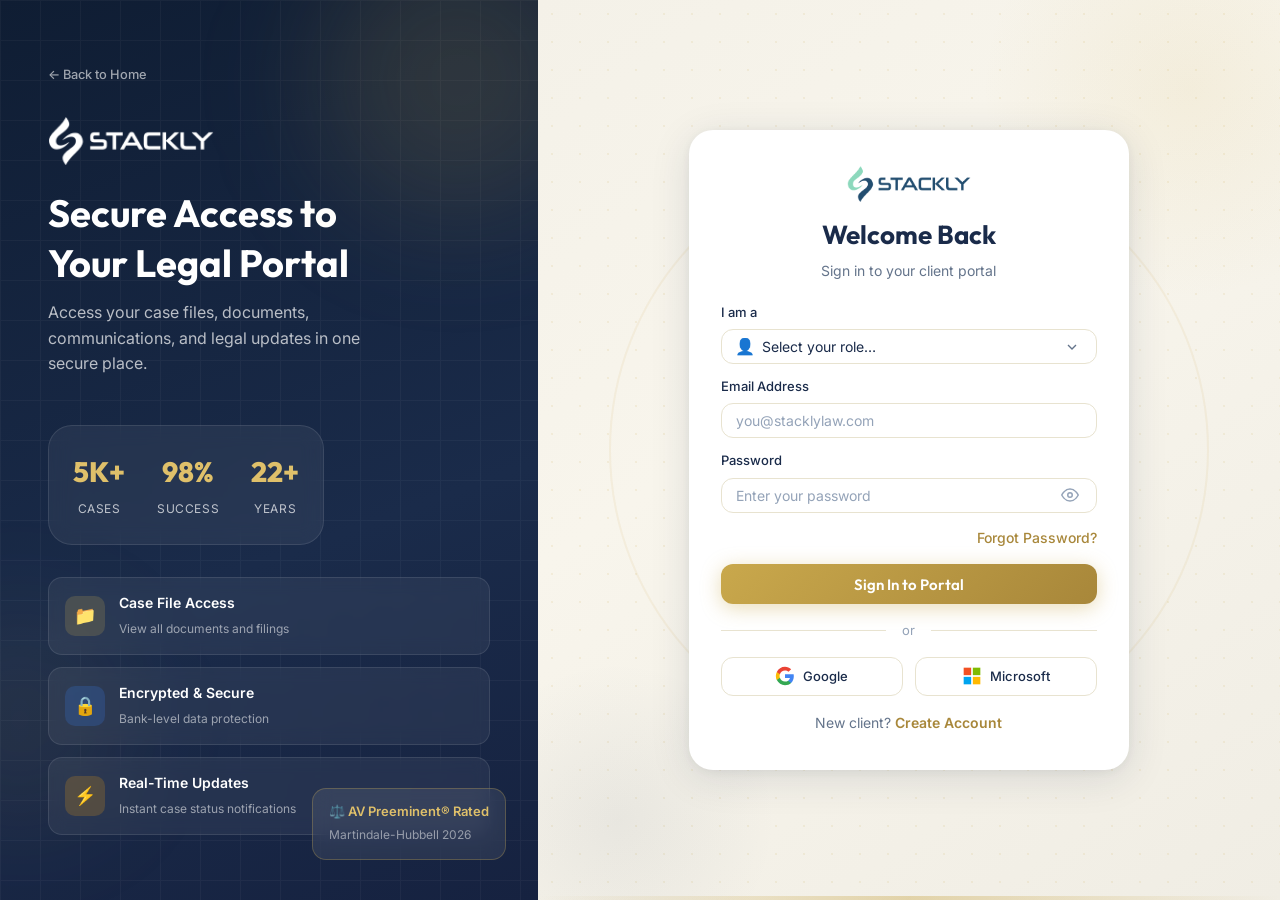
<file: projects.html>
<!DOCTYPE html>
<html lang="en">
<head>
  <meta charset="UTF-8">
  <meta name="viewport" content="width=device-width, initial-scale=1.0">
  <meta name="description" content="Stackly — Matters overview and tracking.">
  <title>Stackly — Matters</title>
  <link rel="stylesheet" href="dashboard.css">
  <style>
    /* ── Icon system ──────────────────────────────── */
    .ic{width:20px;height:20px;fill:none;stroke:currentColor;stroke-width:2;stroke-linecap:round;stroke-linejoin:round;flex-shrink:0;display:inline-block;vertical-align:middle}
    .ic-sm{width:16px;height:16px}
    .ic-lg{width:22px;height:22px}

    /* ── Toolbar ──────────────────────────────────── */
    .toolbar{display:flex;align-items:center;gap:.75rem;flex-wrap:wrap;margin-bottom:1.5rem}
    .search-box{flex:1;min-width:180px;position:relative}
    .search-box input{width:100%;padding:.65rem 1rem .65rem 2.5rem;border:1.5px solid var(--border);border-radius:var(--radius-md);font-size:.875rem;background:var(--surface);color:var(--text-primary);transition:border-color .2s;font-family:inherit}
    .search-box input:focus{outline:none;border-color:var(--accent);box-shadow:0 0 0 3px rgba(91,191,170,.1)}
    .s-icon{position:absolute;left:.75rem;top:50%;transform:translateY(-50%);color:var(--text-muted);pointer-events:none}
    .flt-sel{padding:.65rem 1rem;border:1.5px solid var(--border);border-radius:var(--radius-md);font-size:.875rem;background:var(--surface);color:var(--text-primary);cursor:pointer;font-family:inherit}
    .flt-sel:focus{outline:none;border-color:var(--accent)}
    .btn-add{padding:.65rem 1.25rem;background:var(--accent);color:#fff;border:none;border-radius:var(--radius-md);font-size:.875rem;font-weight:600;cursor:pointer;display:flex;align-items:center;gap:.5rem;white-space:nowrap;transition:background .2s,box-shadow .2s}
    .btn-add:hover{background:var(--accent-dark);box-shadow:0 4px 12px rgba(91,191,170,.3)}

    /* ── Project list ─────────────────────────────── */
    .proj-list{display:flex;flex-direction:column;gap:1rem}
    .pj{background:var(--surface);border:1.5px solid var(--border);border-radius:var(--radius-lg);padding:0;overflow:hidden;transition:box-shadow .2s,transform .2s;display:grid;grid-template-columns:4px 1fr}
    .pj:hover{box-shadow:0 6px 24px rgba(15,38,69,.1);transform:translateY(-1px)}
    .pj-stripe{border-radius:0}
    .pj-stripe.inprogress{background:var(--accent)}
    .pj-stripe.completed{background:#3B82F6}
    .pj-stripe.pending{background:#F59E0B}
    .pj-stripe.onhold{background:#94A3B8}
    .pj-body{padding:1.25rem}
    .pj-top{display:flex;align-items:flex-start;justify-content:space-between;gap:1rem;flex-wrap:wrap;margin-bottom:.875rem}
    .pj-title{font-weight:700;font-size:.9375rem;color:var(--text-primary);line-height:1.4}
    .pj-client{font-size:.8rem;color:var(--text-muted);margin-top:.2rem;display:flex;align-items:center;gap:.35rem}
    .pj-meta{display:flex;align-items:center;gap:1.5rem;flex-wrap:wrap;margin-bottom:.875rem}
    .pj-meta-item{display:flex;align-items:center;gap:.4rem;font-size:.8125rem;color:var(--text-secondary)}
    .pj-meta-item .ic{color:var(--text-muted)}
    .pj-progress-label{display:flex;justify-content:space-between;font-size:.78rem;color:var(--text-muted);margin-bottom:.4rem;font-weight:500}
    .pj-bar-bg{height:6px;background:var(--border);border-radius:99px;overflow:hidden}
    .pj-bar-fill{height:100%;border-radius:99px;transition:width .8s cubic-bezier(.4,0,.2,1)}
    .pj-bar-fill.inprogress{background:var(--accent)}
    .pj-bar-fill.completed{background:#3B82F6}
    .pj-bar-fill.pending{background:#F59E0B}
    .pj-bar-fill.onhold{background:#94A3B8}

    /* ── Team avatars ─────────────────────────────── */
    .team-stack{display:flex}
    .t-av{width:28px;height:28px;border-radius:50%;background:var(--accent);color:#fff;font-size:.68rem;font-weight:700;display:flex;align-items:center;justify-content:center;border:2px solid var(--surface);margin-left:-8px;flex-shrink:0}
    .t-av:first-child{margin-left:0}
    .t-av:nth-child(2){background:#0F2645}
    .t-av:nth-child(3){background:#5B8BDF}

    /* ── Status pills ─────────────────────────────── */
    .pill{padding:.25rem .8rem;border-radius:99px;font-size:.75rem;font-weight:600;display:inline-flex;align-items:center;gap:.3rem;white-space:nowrap}
    .pill.inprogress,.pill.active{background:rgba(91,191,170,.12);color:#1E8F7B}
    .pill.completed{background:rgba(59,130,246,.12);color:#2563EB}
    .pill.pending{background:rgba(245,158,11,.12);color:#B45309}
    .pill.onhold{background:rgba(148,163,184,.12);color:#64748B}

    /* ── Empty state ──────────────────────────────── */
    .empty-state{text-align:center;padding:3.5rem 1rem;color:var(--text-muted)}
    .empty-state svg{opacity:.3;margin-bottom:.875rem}
    .empty-state p{font-size:.9375rem}

    /* ── Section header pill ──────────────────────── */
    .count-pill{padding:.2rem .7rem;background:var(--bg);border:1.5px solid var(--border);border-radius:99px;font-size:.78rem;font-weight:600;color:var(--text-secondary)}
  </style>
</head>
<body>

<!-- ── Shared SVG Icon Sprite ──────────────────────── -->
<svg style="display:none" xmlns="http://www.w3.org/2000/svg">
  <symbol id="ic-overview" viewBox="0 0 24 24"><rect x="3" y="3" width="7" height="7" rx="1"/><rect x="14" y="3" width="7" height="7" rx="1"/><rect x="3" y="14" width="7" height="7" rx="1"/><rect x="14" y="14" width="7" height="7" rx="1"/></symbol>
  <symbol id="ic-projects" viewBox="0 0 24 24"><path d="M22 19a2 2 0 0 1-2 2H4a2 2 0 0 1-2-2V5a2 2 0 0 1 2-2h5l2 3h9a2 2 0 0 1 2 2z"/></symbol>
  <symbol id="ic-reports" viewBox="0 0 24 24"><line x1="18" y1="20" x2="18" y2="10"/><line x1="12" y1="20" x2="12" y2="4"/><line x1="6" y1="20" x2="6" y2="14"/></symbol>
  <symbol id="ic-profile" viewBox="0 0 24 24"><path d="M20 21v-2a4 4 0 0 0-4-4H8a4 4 0 0 0-4 4v2"/><circle cx="12" cy="7" r="4"/></symbol>
  <symbol id="ic-logout" viewBox="0 0 24 24"><path d="M9 21H5a2 2 0 0 1-2-2V5a2 2 0 0 1 2-2h4"/><polyline points="16 17 21 12 16 7"/><line x1="21" y1="12" x2="9" y2="12"/></symbol>
  <symbol id="ic-close" viewBox="0 0 24 24"><path d="M18 6 6 18"/><path d="M6 6l12 12"/></symbol>
  <symbol id="ic-bell" viewBox="0 0 24 24"><path d="M18 8A6 6 0 0 0 6 8c0 7-3 9-3 9h18s-3-2-3-9"/><path d="M13.73 21a2 2 0 0 1-3.46 0"/></symbol>
  <symbol id="ic-check-circle" viewBox="0 0 24 24"><path d="M22 11.08V12a10 10 0 1 1-5.93-9.14"/><polyline points="22 4 12 14.01 9 11.01"/></symbol>
  <symbol id="ic-clock" viewBox="0 0 24 24"><circle cx="12" cy="12" r="10"/><polyline points="12 6 12 12 16 14"/></symbol>
  <symbol id="ic-dollar" viewBox="0 0 24 24"><line x1="12" y1="1" x2="12" y2="23"/><path d="M17 5H9.5a3.5 3.5 0 0 0 0 7h5a3.5 3.5 0 0 1 0 7H6"/></symbol>
  <symbol id="ic-calendar" viewBox="0 0 24 24"><rect x="3" y="4" width="18" height="18" rx="2"/><line x1="16" y1="2" x2="16" y2="6"/><line x1="8" y1="2" x2="8" y2="6"/><line x1="3" y1="10" x2="21" y2="10"/></symbol>
  <symbol id="ic-users" viewBox="0 0 24 24"><path d="M17 21v-2a4 4 0 0 0-4-4H5a4 4 0 0 0-4 4v2"/><circle cx="9" cy="7" r="4"/><path d="M23 21v-2a4 4 0 0 0-3-3.87"/><path d="M16 3.13a4 4 0 0 1 0 7.75"/></symbol>
  <symbol id="ic-search" viewBox="0 0 24 24"><circle cx="11" cy="11" r="8"/><line x1="21" y1="21" x2="16.65" y2="16.65"/></symbol>
  <symbol id="ic-plus" viewBox="0 0 24 24"><line x1="12" y1="5" x2="12" y2="19"/><line x1="5" y1="12" x2="19" y2="12"/></symbol>
  <symbol id="ic-briefcase" viewBox="0 0 24 24"><rect x="2" y="7" width="20" height="14" rx="2"/><path d="M16 21V5a2 2 0 0 0-2-2h-4a2 2 0 0 0-2 2v16"/></symbol>
  <symbol id="ic-trending-up" viewBox="0 0 24 24"><polyline points="23 6 13.5 15.5 8.5 10.5 1 18"/><polyline points="17 6 23 6 23 12"/></symbol>
  <symbol id="ic-activity" viewBox="0 0 24 24"><polyline points="22 12 18 12 15 21 9 3 6 12 2 12"/></symbol>
</svg>

<div class="dash-shell">
  <div class="sidebar-overlay" id="overlay"></div>
  <aside class="sidebar" id="sidebar">
    <div class="sidebar-header">
      <img src="assets/logo.png" alt="Stackly" class="sidebar-logo">
      <button class="sidebar-close" id="sidebarClose" aria-label="Close menu">
        <svg class="ic ic-sm" aria-hidden="true"><use href="#ic-close"/></svg>
      </button>
    </div>
    <div class="sidebar-user">
      <div class="user-avatar" id="sidebarAvatar">?</div>
      <div class="user-info"><div class="user-name" id="sidebarName">Loading…</div><div class="user-role" id="sidebarRole">—</div></div>
    </div>
    <nav class="sidebar-nav">
      <span class="nav-section-label">Main</span>
      <a class="nav-item" id="navBack" href="#">
        <svg class="ic" aria-hidden="true"><use href="#ic-overview"/></svg>Overview
      </a>
      <a class="nav-item active" href="projects.html">
        <svg class="ic" aria-hidden="true"><use href="#ic-projects"/></svg>Matters
      </a>
      <a class="nav-item" href="reports.html">
        <svg class="ic" aria-hidden="true"><use href="#ic-reports"/></svg>Reports
      </a>
      <span class="nav-section-label">Account</span>
      <a class="nav-item" href="profile.html">
        <svg class="ic" aria-hidden="true"><use href="#ic-profile"/></svg>Profile
      </a>
    </nav>
    <div class="sidebar-footer">
      <button class="btn-logout" id="logoutBtn">
        <svg class="ic" aria-hidden="true"><use href="#ic-logout"/></svg>Log Out
      </button>
    </div>
  </aside>

  <div class="dash-main">
    <header class="dash-header">
      <div class="header-left">
        <button class="hamburger" id="hamburger" aria-label="Open menu"><span></span><span></span><span></span></button>
        <span class="page-title">Matters</span>
      </div>
      <div class="header-right">
        <button class="notif-btn" aria-label="Notifications" onclick="window.location.href='404.html'">
          <svg class="ic" aria-hidden="true"><use href="#ic-bell"/></svg>
          <span class="notif-dot"></span>
        </button>
        <div class="header-avatar" id="headerAvatar">?</div>
      </div>
    </header>

    <main class="dash-content">
      <div class="content-header">
        <h1>Matters</h1>
        <p>Track progress across all active and completed legal matters.</p>
      </div>

      <!-- Stat Cards -->
      <div class="stats-grid" style="margin-bottom:1.5rem">
        <div class="stat-card">
          <div class="stat-card-header">
            <div class="stat-icon teal"><svg class="ic ic-lg" aria-hidden="true"><use href="#ic-projects"/></svg></div>
            <span class="stat-badge badge-up">Total</span>
          </div>
          <div class="stat-value">16</div><div class="stat-label">All Matters</div>
        </div>
        <div class="stat-card" style="animation-delay:.08s">
          <div class="stat-card-header">
            <div class="stat-icon navy"><svg class="ic ic-lg" aria-hidden="true"><use href="#ic-activity"/></svg></div>
            <span class="stat-badge badge-up">Active</span>
          </div>
          <div class="stat-value">9</div><div class="stat-label">In Progress</div>
        </div>
        <div class="stat-card" style="animation-delay:.16s">
          <div class="stat-card-header">
            <div class="stat-icon green"><svg class="ic ic-lg" aria-hidden="true"><use href="#ic-check-circle"/></svg></div>
            <span class="stat-badge badge-up">Done</span>
          </div>
          <div class="stat-value">5</div><div class="stat-label">Completed</div>
        </div>
        <div class="stat-card" style="animation-delay:.24s">
          <div class="stat-card-header">
            <div class="stat-icon orange"><svg class="ic ic-lg" aria-hidden="true"><use href="#ic-calendar"/></svg></div>
            <span class="stat-badge badge-down">Soon</span>
          </div>
          <div class="stat-value">3</div><div class="stat-label">Due This Week</div>
        </div>
      </div>

      <!-- Project List -->
      <div class="section-card">
        <div class="section-card-header">
          <h3>All Matters <span class="count-pill" id="projCount">9</span></h3>
        </div>
        <div class="section-card-body">
          <div class="toolbar">
            <div class="search-box">
              <svg class="s-icon ic-sm" aria-hidden="true" style="position:absolute;left:.75rem;top:50%;transform:translateY(-50%);color:var(--text-muted)"><use href="#ic-search"/></svg>
              <input type="text" id="searchInput" placeholder="Search by title or client…" autocomplete="off">
            </div>
            <select class="flt-sel" id="statusFilter">
              <option value="">All Status</option>
              <option value="inprogress">In Progress</option>
              <option value="completed">Completed</option>
              <option value="pending">Pending</option>
              <option value="onhold">On Hold</option>
            </select>
            <button class="btn-add" onclick="alert('Connect a backend to create matters.')">
              <svg class="ic ic-sm" aria-hidden="true"><use href="#ic-plus"/></svg>New Matter
            </button>
          </div>
          <div class="proj-list" id="projList"></div>
        </div>
      </div>
    </main>
  </div>
</div>

<script src="auth.js"></script>
<script>
  const session = requireAuth();
  if (session) {
    document.getElementById('sidebarAvatar').textContent = session.avatar;
    document.getElementById('headerAvatar').textContent  = session.avatar;
    document.getElementById('sidebarName').textContent   = session.name;
    document.getElementById('sidebarRole').textContent   = session.role === 'admin' ? 'Administrator' : 'Attorney';
    document.getElementById('navBack').href = getDashboardUrl(session.role);
  }

  const MATTERS = [
    { id:1, title:'State v. Mitchell (Criminal Defense)', client:'David Mitchell',       status:'inprogress', progress:68,  budget:'$45K', due:'Jun 15, 2025', team:['SJ','MC','AR'] },
    { id:2, title:'TechVentures M&A Contract',          client:'TechVentures Inc.',      status:'completed',  progress:100, budget:'$22K', due:'Apr 30, 2025', team:['DK','PP'] },
    { id:3, title:'Mitchell Child Custody Dispute',     client:'Sarah Mitchell',         status:'inprogress', progress:42,  budget:'$60K', due:'Jul 20, 2025', team:['JW','AN'] },
    { id:4, title:'Nova Healthcare Compliance',         client:'Nova Healthcare',        status:'inprogress', progress:80,  budget:'$80K', due:'May 31, 2025', team:['TE','LM'] },
    { id:5, title:'Atlas Retail Lease Agreement',       client:'Atlas Retail Brands',    status:'pending',    progress:0,   budget:'$35K', due:'Aug 1, 2025',  team:['SJ','RO'] },
    { id:6, title:'PanAfrica Logistics IP Protection',  client:'PanAfrica Logistics',    status:'inprogress', progress:55,  budget:'$90K', due:'Jun 30, 2025', team:['MC','DK'] },
    { id:7, title:'Creative Studio Estate Planning',    client:'Marcus Creative',        status:'completed',  progress:100, budget:'$18K', due:'Mar 15, 2025', team:['PP','JW'] },
    { id:8, title:'Nordic Ops AB Trademark Violation',  client:'Nordic Ops AB',          status:'onhold',     progress:30,  budget:'$28K', due:'TBD',          team:['AN','TE'] },
    { id:9, title:'Employment Class Action Defense',    client:'Atlas Retail Brands',    status:'inprogress', progress:15,  budget:'$40K', due:'Sep 5, 2025',  team:['LM','SJ'] },
  ];

  const STATUS_LABEL = { inprogress:'In Progress', completed:'Completed', pending:'Pending', onhold:'On Hold' };

  // SVG snippets re-used from sprite
  const IC = {
    briefcase: `<svg class="ic ic-sm" aria-hidden="true"><use href="#ic-briefcase"/></svg>`,
    dollar:    `<svg class="ic ic-sm" aria-hidden="true"><use href="#ic-dollar"/></svg>`,
    calendar:  `<svg class="ic ic-sm" aria-hidden="true"><use href="#ic-calendar"/></svg>`,
    users:     `<svg class="ic ic-sm" aria-hidden="true"><use href="#ic-users"/></svg>`,
  };

  function render(list) {
    const el = document.getElementById('projList');
    document.getElementById('projCount').textContent = list.length;
    if (!list.length) {
      el.innerHTML = `<div class="empty-state">
        <svg width="48" height="48" class="ic" style="width:48px;height:48px;opacity:.25" aria-hidden="true"><use href="#ic-projects"/></svg>
        <p>No matters match your search.</p>
      </div>`;
      return;
    }
    el.innerHTML = list.map(p => `
      <div class="pj">
        <div class="pj-stripe ${p.status}"></div>
        <div class="pj-body">
          <div class="pj-top">
            <div>
              <div class="pj-title">${p.title}</div>
              <div class="pj-client">${IC.briefcase} ${p.client}</div>
            </div>
            <span class="pill ${p.status}">${STATUS_LABEL[p.status]}</span>
          </div>
          <div class="pj-meta">
            <span class="pj-meta-item">${IC.dollar} ${p.budget}</span>
            <span class="pj-meta-item">${IC.calendar} Due ${p.due}</span>
            <span class="pj-meta-item">${IC.users}
              <span class="team-stack">
                ${p.team.map(t => `<div class="t-av">${t}</div>`).join('')}
              </span>
            </span>
          </div>
          <div>
            <div class="pj-progress-label"><span>Progress</span><span>${p.progress}%</span></div>
            <div class="pj-bar-bg"><div class="pj-bar-fill ${p.status}" style="width:${p.progress}%"></div></div>
          </div>
        </div>
      </div>`).join('');
  }

  function applyFilter() {
    const q = document.getElementById('searchInput').value.toLowerCase();
    const s = document.getElementById('statusFilter').value;
    render(MATTERS.filter(p =>
      (!q || p.title.toLowerCase().includes(q) || p.client.toLowerCase().includes(q)) &&
      (!s || p.status === s)
    ));
  }

  document.getElementById('searchInput').addEventListener('input', applyFilter);
  document.getElementById('statusFilter').addEventListener('change', applyFilter);
  render(MATTERS);

  const sb = document.getElementById('sidebar'), ov = document.getElementById('overlay');
  document.getElementById('hamburger').addEventListener('click', () => { sb.classList.add('open'); ov.classList.add('show'); });
  document.getElementById('sidebarClose').addEventListener('click', () => { sb.classList.remove('open'); ov.classList.remove('show'); });
  ov.addEventListener('click', () => { sb.classList.remove('open'); ov.classList.remove('show'); });
  document.getElementById('logoutBtn').addEventListener('click', logout);
</script>
</body>
</html>
</file>
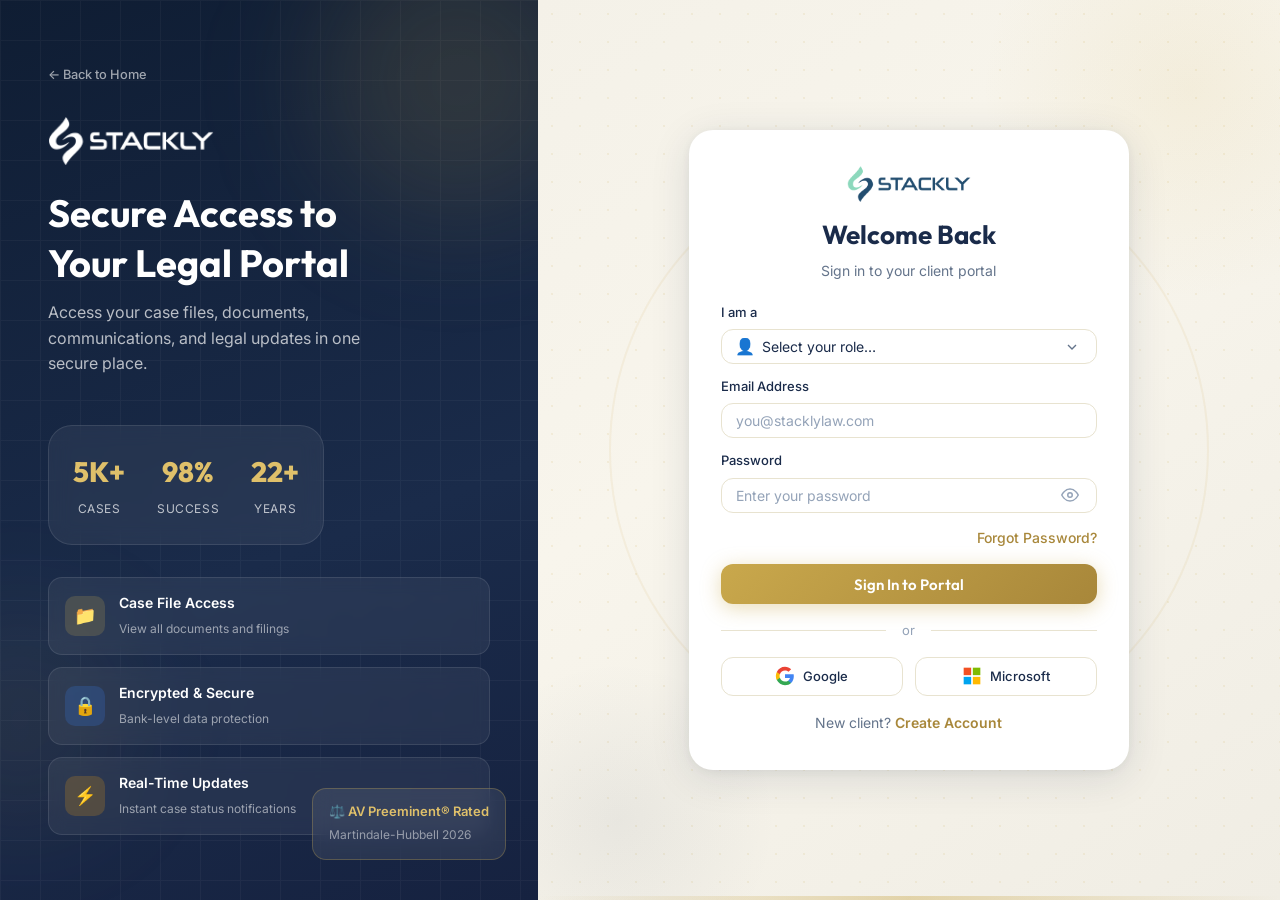
<file: reports.html>
<!DOCTYPE html>
<html lang="en">
<head>
  <meta charset="UTF-8">
  <meta name="viewport" content="width=device-width, initial-scale=1.0">
  <meta name="description" content="Stackly — Reports and analytics.">
  <title>Stackly — Reports</title>
  <link rel="stylesheet" href="dashboard.css">
  <style>
    /* ── Icon system ──────────────────────────────── */
    .ic{width:20px;height:20px;fill:none;stroke:currentColor;stroke-width:2;stroke-linecap:round;stroke-linejoin:round;flex-shrink:0;display:inline-block;vertical-align:middle}
    .ic-sm{width:16px;height:16px}
    .ic-lg{width:22px;height:22px}

    /* ── KPI row ──────────────────────────────────── */
    .kpi-row{display:grid;grid-template-columns:repeat(2,1fr);gap:1rem;margin-bottom:1.5rem}
    @media(min-width:600px){.kpi-row{grid-template-columns:repeat(4,1fr)}}
    .kpi{background:var(--surface);border:1.5px solid var(--border);border-radius:var(--radius-lg);padding:1.25rem;display:flex;flex-direction:column;align-items:flex-start;gap:.5rem;transition:box-shadow .2s,transform .2s}
    .kpi:hover{box-shadow:0 4px 16px rgba(15,38,69,.08);transform:translateY(-1px)}
    .kpi-icon{width:40px;height:40px;border-radius:.75rem;background:rgba(91,191,170,.1);display:flex;align-items:center;justify-content:center;color:var(--accent)}
    .kpi-val{font-size:1.625rem;font-weight:800;color:var(--text-primary);line-height:1}
    .kpi-lbl{font-size:.8rem;color:var(--text-muted);font-weight:500}
    .kpi-chg{font-size:.775rem;font-weight:600;display:flex;align-items:center;gap:.25rem}
    .up{color:#1E8F7B}.dn{color:#DC2626}

    /* ── Chart section ────────────────────────────── */
    .chart-section{background:var(--surface);border:1.5px solid var(--border);border-radius:var(--radius-lg);padding:1.5rem;margin-bottom:1.5rem}
    .chart-section-header{display:flex;align-items:center;justify-content:space-between;margin-bottom:1.25rem}
    .chart-section-header h3{font-size:1rem;font-weight:700;color:var(--text-primary);display:flex;align-items:center;gap:.5rem}
    .chart-section-header span{font-size:.8rem;color:var(--text-muted)}
    .bar-chart{display:flex;align-items:flex-end;gap:.625rem;height:160px;padding-bottom:2px}
    .bar-wrap{display:flex;flex-direction:column;align-items:center;gap:.4rem;flex:1;min-width:0}
    .bar{width:100%;border-radius:5px 5px 0 0;background:rgba(91,191,170,.35);transition:background .2s,opacity .2s;min-width:18px}
    .bar:hover{background:var(--accent)}
    .bar.current{background:var(--accent)}
    .bar.projected{background:rgba(91,191,170,.15)}
    .bar-lbl{font-size:.72rem;color:var(--text-muted);font-weight:500}
    .bar-val{font-size:.7rem;font-weight:600;color:var(--text-secondary);white-space:nowrap}
    .chart-legend{display:flex;align-items:center;gap:1.25rem;margin-top:1rem;flex-wrap:wrap}
    .legend-item{display:flex;align-items:center;gap:.4rem;font-size:.78rem;color:var(--text-muted)}
    .legend-dot{width:10px;height:10px;border-radius:2px;flex-shrink:0}

    /* ── Report cards ─────────────────────────────── */
    .rpt-grid{display:grid;grid-template-columns:1fr;gap:1rem}
    @media(min-width:640px){.rpt-grid{grid-template-columns:repeat(2,1fr)}}
    @media(min-width:1100px){.rpt-grid{grid-template-columns:repeat(3,1fr)}}
    .rpt-card{background:var(--surface);border:1.5px solid var(--border);border-radius:var(--radius-lg);padding:1.375rem;transition:box-shadow .2s,transform .2s;display:flex;flex-direction:column;gap:.875rem}
    .rpt-card:hover{box-shadow:0 6px 24px rgba(15,38,69,.09);transform:translateY(-2px)}
    .rpt-icon{width:44px;height:44px;border-radius:.875rem;background:rgba(91,191,170,.1);display:flex;align-items:center;justify-content:center;color:var(--accent);flex-shrink:0}
    .rpt-header{display:flex;align-items:center;gap:.875rem}
    .rpt-title{font-weight:700;font-size:.9375rem;color:var(--text-primary)}
    .rpt-desc{font-size:.8125rem;color:var(--text-muted);line-height:1.55;flex:1}
    .rpt-foot{display:flex;align-items:center;justify-content:space-between;padding-top:.875rem;border-top:1px solid var(--border);margin-top:auto}
    .rpt-date{font-size:.78rem;color:var(--text-muted);display:flex;align-items:center;gap:.35rem}
    .btn-dl{padding:.45rem 1rem;background:transparent;color:var(--accent);border:1.5px solid var(--accent);border-radius:var(--radius-md);font-size:.8125rem;font-weight:600;cursor:pointer;display:flex;align-items:center;gap:.4rem;transition:all .2s;white-space:nowrap}
    .btn-dl:hover{background:var(--accent);color:#fff}

    /* ── Section heading ──────────────────────────── */
    .section-heading{font-size:1rem;font-weight:700;color:var(--text-primary);margin-bottom:1rem;display:flex;align-items:center;gap:.5rem}
  </style>
</head>
<body>

<!-- ── Shared SVG Icon Sprite ──────────────────────── -->
<svg style="display:none" xmlns="http://www.w3.org/2000/svg">
  <symbol id="ic-overview" viewBox="0 0 24 24"><rect x="3" y="3" width="7" height="7" rx="1"/><rect x="14" y="3" width="7" height="7" rx="1"/><rect x="3" y="14" width="7" height="7" rx="1"/><rect x="14" y="14" width="7" height="7" rx="1"/></symbol>
  <symbol id="ic-projects" viewBox="0 0 24 24"><path d="M22 19a2 2 0 0 1-2 2H4a2 2 0 0 1-2-2V5a2 2 0 0 1 2-2h5l2 3h9a2 2 0 0 1 2 2z"/></symbol>
  <symbol id="ic-reports" viewBox="0 0 24 24"><line x1="18" y1="20" x2="18" y2="10"/><line x1="12" y1="20" x2="12" y2="4"/><line x1="6" y1="20" x2="6" y2="14"/></symbol>
  <symbol id="ic-profile" viewBox="0 0 24 24"><path d="M20 21v-2a4 4 0 0 0-4-4H8a4 4 0 0 0-4 4v2"/><circle cx="12" cy="7" r="4"/></symbol>
  <symbol id="ic-logout" viewBox="0 0 24 24"><path d="M9 21H5a2 2 0 0 1-2-2V5a2 2 0 0 1 2-2h4"/><polyline points="16 17 21 12 16 7"/><line x1="21" y1="12" x2="9" y2="12"/></symbol>
  <symbol id="ic-close" viewBox="0 0 24 24"><path d="M18 6 6 18"/><path d="M6 6l12 12"/></symbol>
  <symbol id="ic-bell" viewBox="0 0 24 24"><path d="M18 8A6 6 0 0 0 6 8c0 7-3 9-3 9h18s-3-2-3-9"/><path d="M13.73 21a2 2 0 0 1-3.46 0"/></symbol>
  <symbol id="ic-dollar" viewBox="0 0 24 24"><line x1="12" y1="1" x2="12" y2="23"/><path d="M17 5H9.5a3.5 3.5 0 0 0 0 7h5a3.5 3.5 0 0 1 0 7H6"/></symbol>
  <symbol id="ic-star" viewBox="0 0 24 24"><polygon points="12 2 15.09 8.26 22 9.27 17 14.14 18.18 21.02 12 17.77 5.82 21.02 7 14.14 2 9.27 8.91 8.26 12 2"/></symbol>
  <symbol id="ic-layers" viewBox="0 0 24 24"><polygon points="12 2 2 7 12 12 22 7 12 2"/><polyline points="2 17 12 22 22 17"/><polyline points="2 12 12 17 22 12"/></symbol>
  <symbol id="ic-clock" viewBox="0 0 24 24"><circle cx="12" cy="12" r="10"/><polyline points="12 6 12 12 16 14"/></symbol>
  <symbol id="ic-file" viewBox="0 0 24 24"><path d="M14 2H6a2 2 0 0 0-2 2v16a2 2 0 0 0 2 2h12a2 2 0 0 0 2-2V8z"/><polyline points="14 2 14 8 20 8"/><line x1="16" y1="13" x2="8" y2="13"/><line x1="16" y1="17" x2="8" y2="17"/></symbol>
  <symbol id="ic-users" viewBox="0 0 24 24"><path d="M17 21v-2a4 4 0 0 0-4-4H5a4 4 0 0 0-4 4v2"/><circle cx="9" cy="7" r="4"/><path d="M23 21v-2a4 4 0 0 0-3-3.87"/><path d="M16 3.13a4 4 0 0 1 0 7.75"/></symbol>
  <symbol id="ic-trending-up" viewBox="0 0 24 24"><polyline points="23 6 13.5 15.5 8.5 10.5 1 18"/><polyline points="17 6 23 6 23 12"/></symbol>
  <symbol id="ic-alert" viewBox="0 0 24 24"><path d="M10.29 3.86L1.82 18a2 2 0 0 0 1.71 3h16.94a2 2 0 0 0 1.71-3L13.71 3.86a2 2 0 0 0-3.42 0z"/><line x1="12" y1="9" x2="12" y2="13"/><line x1="12" y1="17" x2="12.01" y2="17"/></symbol>
  <symbol id="ic-download" viewBox="0 0 24 24"><path d="M21 15v4a2 2 0 0 1-2 2H5a2 2 0 0 1-2-2v-4"/><polyline points="7 10 12 15 17 10"/><line x1="12" y1="15" x2="12" y2="3"/></symbol>
  <symbol id="ic-calendar" viewBox="0 0 24 24"><rect x="3" y="4" width="18" height="18" rx="2"/><line x1="16" y1="2" x2="16" y2="6"/><line x1="8" y1="2" x2="8" y2="6"/><line x1="3" y1="10" x2="21" y2="10"/></symbol>
</svg>

<div class="dash-shell">
  <div class="sidebar-overlay" id="overlay"></div>
  <aside class="sidebar" id="sidebar">
    <div class="sidebar-header">
      <img src="assets/logo.png" alt="Stackly" class="sidebar-logo">
      <button class="sidebar-close" id="sidebarClose" aria-label="Close menu">
        <svg class="ic ic-sm" aria-hidden="true"><use href="#ic-close"/></svg>
      </button>
    </div>
    <div class="sidebar-user">
      <div class="user-avatar" id="sidebarAvatar">?</div>
      <div class="user-info"><div class="user-name" id="sidebarName">Loading…</div><div class="user-role" id="sidebarRole">—</div></div>
    </div>
    <nav class="sidebar-nav">
      <span class="nav-section-label">Main</span>
      <a class="nav-item" id="navBack" href="#">
        <svg class="ic" aria-hidden="true"><use href="#ic-overview"/></svg>Overview
      </a>
      <a class="nav-item" href="projects.html">
        <svg class="ic" aria-hidden="true"><use href="#ic-projects"/></svg>Matters
      </a>
      <a class="nav-item active" href="reports.html">
        <svg class="ic" aria-hidden="true"><use href="#ic-reports"/></svg>Reports
      </a>
      <span class="nav-section-label">Account</span>
      <a class="nav-item" href="profile.html">
        <svg class="ic" aria-hidden="true"><use href="#ic-profile"/></svg>Profile
      </a>
    </nav>
    <div class="sidebar-footer">
      <button class="btn-logout" id="logoutBtn">
        <svg class="ic" aria-hidden="true"><use href="#ic-logout"/></svg>Log Out
      </button>
    </div>
  </aside>

  <div class="dash-main">
    <header class="dash-header">
      <div class="header-left">
        <button class="hamburger" id="hamburger" aria-label="Open menu"><span></span><span></span><span></span></button>
        <span class="page-title">Reports</span>
      </div>
      <div class="header-right">
        <button class="notif-btn" aria-label="Notifications" onclick="window.location.href='404.html'">
          <svg class="ic" aria-hidden="true"><use href="#ic-bell"/></svg>
          <span class="notif-dot"></span>
        </button>
        <div class="header-avatar" id="headerAvatar">?</div>
      </div>
    </header>

    <main class="dash-content">
      <div class="content-header">
        <h1>Reports &amp; Analytics</h1>
        <p>Performance insights, key metrics, and downloadable reports.</p>
      </div>

      <!-- KPI Cards -->
      <div class="kpi-row">
        <div class="kpi">
          <div class="kpi-icon"><svg class="ic ic-lg" aria-hidden="true"><use href="#ic-dollar"/></svg></div>
          <div class="kpi-val">$4.2M</div>
          <div class="kpi-lbl">Total Revenue</div>
          <div class="kpi-chg up">
            <svg class="ic ic-sm" aria-hidden="true"><use href="#ic-trending-up"/></svg> 18% vs last quarter
          </div>
        </div>
        <div class="kpi">
          <div class="kpi-icon"><svg class="ic ic-lg" aria-hidden="true"><use href="#ic-star"/></svg></div>
          <div class="kpi-val">94%</div>
          <div class="kpi-lbl">Client Satisfaction</div>
          <div class="kpi-chg up">
            <svg class="ic ic-sm" aria-hidden="true"><use href="#ic-trending-up"/></svg> 3% improvement
          </div>
        </div>
        <div class="kpi">
          <div class="kpi-icon"><svg class="ic ic-lg" aria-hidden="true"><use href="#ic-layers"/></svg></div>
          <div class="kpi-val">16</div>
          <div class="kpi-lbl">Active Matters</div>
          <div class="kpi-chg up">
            <svg class="ic ic-sm" aria-hidden="true"><use href="#ic-trending-up"/></svg> 4 new this month
          </div>
        </div>
        <div class="kpi">
          <div class="kpi-icon"><svg class="ic ic-lg" aria-hidden="true"><use href="#ic-clock"/></svg></div>
          <div class="kpi-val">8.3d</div>
          <div class="kpi-lbl">Avg. Delivery Time</div>
          <div class="kpi-chg dn">
            <svg class="ic ic-sm" style="transform:rotate(180deg)" aria-hidden="true"><use href="#ic-trending-up"/></svg> 1.2d slower
          </div>
        </div>
      </div>

      <!-- Bar Chart -->
      <div class="chart-section">
        <div class="chart-section-header">
          <h3>
            <svg class="ic" aria-hidden="true"><use href="#ic-reports"/></svg>
            Monthly Revenue — 2025
          </h3>
          <span>Jan – Jun 2025</span>
        </div>
        <div class="bar-chart">
          <div class="bar-wrap"><div class="bar-val">$280K</div><div class="bar" style="height:45%"></div><div class="bar-lbl">Jan</div></div>
          <div class="bar-wrap"><div class="bar-val">$320K</div><div class="bar" style="height:52%"></div><div class="bar-lbl">Feb</div></div>
          <div class="bar-wrap"><div class="bar-val">$410K</div><div class="bar" style="height:66%"></div><div class="bar-lbl">Mar</div></div>
          <div class="bar-wrap"><div class="bar-val">$390K</div><div class="bar" style="height:63%"></div><div class="bar-lbl">Apr</div></div>
          <div class="bar-wrap"><div class="bar-val">$620K</div><div class="bar current" style="height:100%"></div><div class="bar-lbl">May</div></div>
          <div class="bar-wrap"><div class="bar-val">Proj.</div><div class="bar projected" style="height:80%"></div><div class="bar-lbl">Jun</div></div>
        </div>
        <div class="chart-legend">
          <div class="legend-item"><div class="legend-dot" style="background:var(--accent)"></div>Actual revenue</div>
          <div class="legend-item"><div class="legend-dot" style="background:rgba(91,191,170,.25)"></div>Projected</div>
        </div>
      </div>

      <!-- Report Cards -->
      <div class="section-heading">
        <svg class="ic" aria-hidden="true"><use href="#ic-file"/></svg>
        Saved Reports
      </div>
      <div class="rpt-grid">
        <!-- Revenue Report -->
        <div class="rpt-card">
          <div class="rpt-header">
            <div class="rpt-icon"><svg class="ic ic-lg" aria-hidden="true"><use href="#ic-dollar"/></svg></div>
            <div class="rpt-title">Q1 2025 Revenue Report</div>
          </div>
          <div class="rpt-desc">Detailed breakdown of legal revenue across all clients and practice areas for Q1 2025.</div>
          <div class="rpt-foot">
            <span class="rpt-date"><svg class="ic ic-sm" aria-hidden="true"><use href="#ic-calendar"/></svg> Apr 2, 2025</span>
            <button class="btn-dl" onclick="alert('Download requires a backend.')">
              <svg class="ic ic-sm" aria-hidden="true"><use href="#ic-download"/></svg> Download
            </button>
          </div>
        </div>

        <!-- Client Performance -->
        <div class="rpt-card">
          <div class="rpt-header">
            <div class="rpt-icon"><svg class="ic ic-lg" aria-hidden="true"><use href="#ic-users"/></svg></div>
            <div class="rpt-title">Client Performance Summary</div>
          </div>
          <div class="rpt-desc">Satisfaction scores, NPS ratings, and engagement metrics across all active client accounts.</div>
          <div class="rpt-foot">
            <span class="rpt-date"><svg class="ic ic-sm" aria-hidden="true"><use href="#ic-calendar"/></svg> Apr 15, 2025</span>
            <button class="btn-dl" onclick="alert('Download requires a backend.')">
              <svg class="ic ic-sm" aria-hidden="true"><use href="#ic-download"/></svg> Download
            </button>
          </div>
        </div>

        <!-- Project Status -->
        <div class="rpt-card">
          <div class="rpt-header">
            <div class="rpt-icon"><svg class="ic ic-lg" aria-hidden="true"><use href="#ic-layers"/></svg></div>
            <div class="rpt-title">Active Matters Status</div>
          </div>
          <div class="rpt-desc">Real-time status of all ongoing legal matters including court dates, filings, and case timelines.</div>
          <div class="rpt-foot">
            <span class="rpt-date"><svg class="ic ic-sm" aria-hidden="true"><use href="#ic-calendar"/></svg> May 1, 2025</span>
            <button class="btn-dl" onclick="alert('Download requires a backend.')">
              <svg class="ic ic-sm" aria-hidden="true"><use href="#ic-download"/></svg> Download
            </button>
          </div>
        </div>

        <!-- Time & Billing -->
        <div class="rpt-card">
          <div class="rpt-header">
            <div class="rpt-icon"><svg class="ic ic-lg" aria-hidden="true"><use href="#ic-clock"/></svg></div>
            <div class="rpt-title">Time &amp; Billing Analysis</div>
          </div>
          <div class="rpt-desc">Hours logged per attorney versus billable hours, utilisation rates, and efficiency benchmarks.</div>
          <div class="rpt-foot">
            <span class="rpt-date"><svg class="ic ic-sm" aria-hidden="true"><use href="#ic-calendar"/></svg> Apr 28, 2025</span>
            <button class="btn-dl" onclick="alert('Download requires a backend.')">
              <svg class="ic ic-sm" aria-hidden="true"><use href="#ic-download"/></svg> Download
            </button>
          </div>
        </div>

        <!-- Risk Assessment -->
        <div class="rpt-card">
          <div class="rpt-header">
            <div class="rpt-icon"><svg class="ic ic-lg" aria-hidden="true"><use href="#ic-alert"/></svg></div>
            <div class="rpt-title">Risk Assessment Report</div>
          </div>
          <div class="rpt-desc">Identified risks across client portfolios with probability ratings and mitigation strategies.</div>
          <div class="rpt-foot">
            <span class="rpt-date"><svg class="ic ic-sm" aria-hidden="true"><use href="#ic-calendar"/></svg> Mar 20, 2025</span>
            <button class="btn-dl" onclick="alert('Download requires a backend.')">
              <svg class="ic ic-sm" aria-hidden="true"><use href="#ic-download"/></svg> Download
            </button>
          </div>
        </div>

        <!-- Forecast -->
        <div class="rpt-card">
          <div class="rpt-header">
            <div class="rpt-icon"><svg class="ic ic-lg" aria-hidden="true"><use href="#ic-trending-up"/></svg></div>
            <div class="rpt-title">Forecast &amp; Projections 2025</div>
          </div>
          <div class="rpt-desc">Revenue and growth projections for Q3 and Q4 2025 based on current pipeline and trend analysis.</div>
          <div class="rpt-foot">
            <span class="rpt-date"><svg class="ic ic-sm" aria-hidden="true"><use href="#ic-calendar"/></svg> May 5, 2025</span>
            <button class="btn-dl" onclick="alert('Download requires a backend.')">
              <svg class="ic ic-sm" aria-hidden="true"><use href="#ic-download"/></svg> Download
            </button>
          </div>
        </div>
      </div>
    </main>
  </div>
</div>

<script src="auth.js"></script>
<script>
  const session = requireAuth();
  if (session) {
    document.getElementById('sidebarAvatar').textContent = session.avatar;
    document.getElementById('headerAvatar').textContent  = session.avatar;
    document.getElementById('sidebarName').textContent   = session.name;
    document.getElementById('sidebarRole').textContent   = session.role === 'admin' ? 'Administrator' : 'Attorney';
    document.getElementById('navBack').href = getDashboardUrl(session.role);
  }
  const sb = document.getElementById('sidebar'), ov = document.getElementById('overlay');
  document.getElementById('hamburger').addEventListener('click', () => { sb.classList.add('open'); ov.classList.add('show'); });
  document.getElementById('sidebarClose').addEventListener('click', () => { sb.classList.remove('open'); ov.classList.remove('show'); });
  ov.addEventListener('click', () => { sb.classList.remove('open'); ov.classList.remove('show'); });
  document.getElementById('logoutBtn').addEventListener('click', logout);
</script>
</body>
</html>
</file>
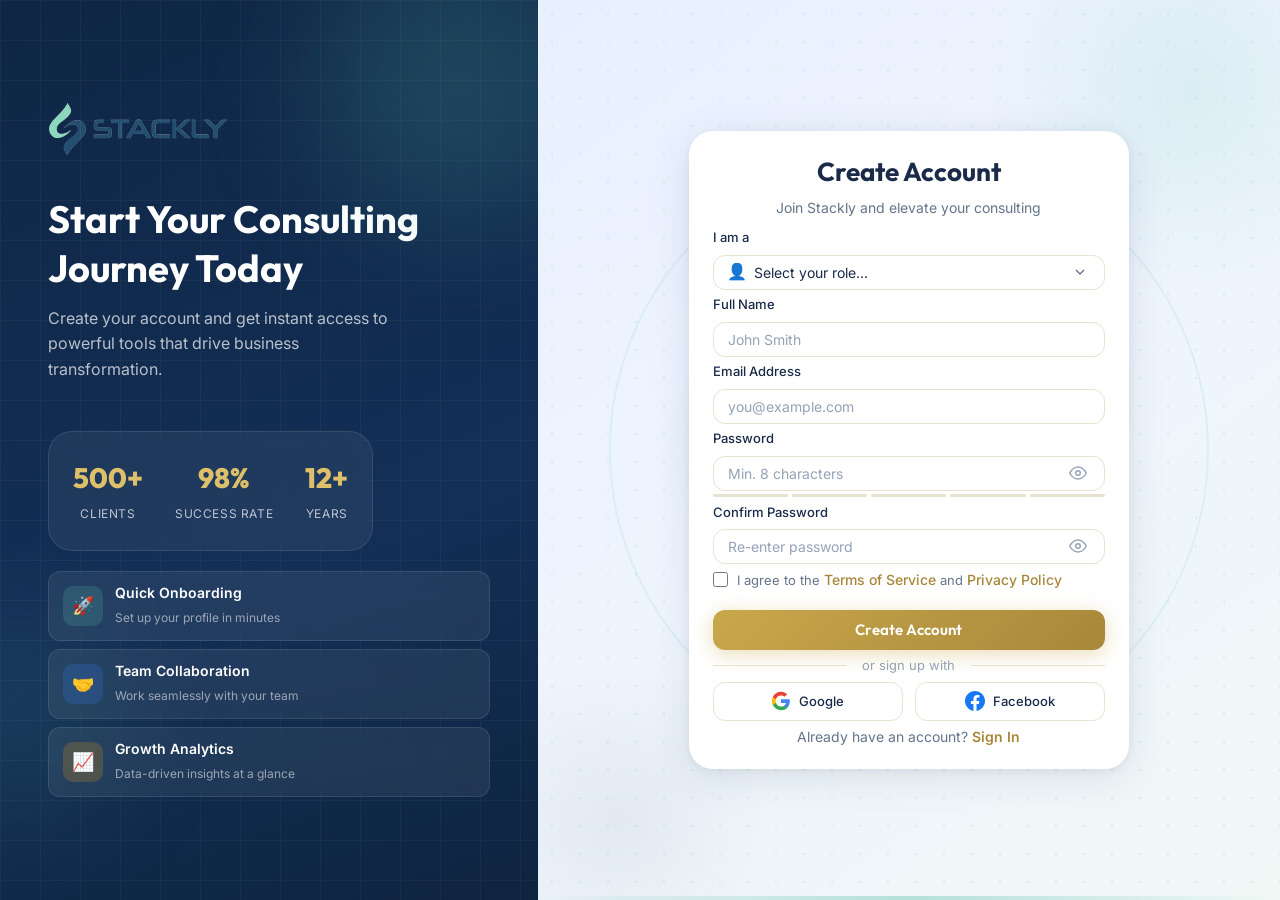
<file: signup.html>
<!DOCTYPE html>
<html lang="en">

<head>
  <meta charset="UTF-8">
  <meta name="viewport" content="width=device-width, initial-scale=1.0">
  <meta name="description" content="Create your Stackly Business Consulting account.">
  <title>Stackly — Sign Up</title>
  <link rel="stylesheet" href="style.css">
  <style>
    .form-group {
      margin-bottom: 0.3rem;
    }

    .form-header {
      margin-bottom: 0.5rem;
    }

    .divider {
      margin: 0.35rem 0;
    }

    .auth-switch {
      margin-top: 0.35rem;
    }

    .brand-panel {
      background: linear-gradient(160deg, #0F2645 0%, #132f56 60%, #0e2440 100%);
      overflow: hidden;
    }

    .brand-grid {
      position: absolute;
      inset: 0;
      opacity: .035;
      background-image: linear-gradient(rgba(255, 255, 255, 1) 1px, transparent 1px), linear-gradient(90deg, rgba(255, 255, 255, 1) 1px, transparent 1px);
      background-size: 40px 40px;
      pointer-events: none;
    }

    .brand-orb {
      position: absolute;
      border-radius: 50%;
      pointer-events: none;
      filter: blur(60px);
    }

    .orb-1 {
      width: 280px;
      height: 280px;
      background: rgba(91, 191, 170, 0.18);
      top: -60px;
      right: -60px;
    }

    .orb-2 {
      width: 200px;
      height: 200px;
      background: rgba(91, 191, 170, 0.1);
      bottom: 80px;
      left: -80px;
    }

    .brand-features {
      display: flex;
      flex-direction: column;
      gap: 0.5rem;
      margin-top: 1.25rem;
      width: 100%;
    }

    .feat-card {
      display: flex;
      align-items: center;
      gap: 0.75rem;
      background: rgba(255, 255, 255, 0.07);
      border: 1px solid rgba(255, 255, 255, 0.1);
      border-radius: 0.75rem;
      padding: 0.625rem 0.875rem;
      backdrop-filter: blur(8px);
      animation: slideInLeft 0.5s ease both;
    }

    .feat-card:nth-child(1) {
      animation-delay: .1s
    }

    .feat-card:nth-child(2) {
      animation-delay: .2s
    }

    .feat-card:nth-child(3) {
      animation-delay: .3s
    }

    .feat-icon {
      width: 40px;
      height: 40px;
      border-radius: .625rem;
      flex-shrink: 0;
      display: flex;
      align-items: center;
      justify-content: center;
      font-size: 1.125rem;
    }

    .feat-icon.teal {
      background: rgba(91, 191, 170, 0.2)
    }

    .feat-icon.blue {
      background: rgba(59, 130, 246, 0.2)
    }

    .feat-icon.amber {
      background: rgba(245, 158, 11, 0.2)
    }

    .feat-text p {
      font-size: .875rem;
      font-weight: 600;
      color: #fff
    }

    .feat-text span {
      font-size: .75rem;
      color: rgba(255, 255, 255, .55)
    }

    @media(max-width:767px) {
      .brand-features {
        display: none
      }

      .brand-panel {
        padding-bottom: 1.5rem
      }
    }

    @media(min-width:768px) {

      .brand-panel::before,
      .brand-panel::after {
        display: none
      }
    }

    @keyframes slideInLeft {
      from {
        opacity: 0;
        transform: translateX(-20px)
      }

      to {
        opacity: 1;
        transform: translateX(0)
      }
    }

    .form-panel {
      position: relative;
      overflow: hidden;
      background: linear-gradient(145deg, #E8F0FE 0%, #EEF4FF 40%, #F0F8F6 100%);
    }

    .form-panel::before {
      content: '';
      position: absolute;
      inset: 0;
      background-image: radial-gradient(circle, rgba(91, 191, 170, 0.18) 1.5px, transparent 1.5px);
      background-size: 28px 28px;
      pointer-events: none;
      z-index: 0;
    }

    .form-panel::after {
      content: '';
      position: absolute;
      width: 420px;
      height: 420px;
      background: radial-gradient(circle, rgba(91, 191, 170, 0.13) 0%, transparent 70%);
      top: -120px;
      right: -120px;
      border-radius: 50%;
      pointer-events: none;
      z-index: 0;
    }

    .fp-orb-bl {
      position: absolute;
      width: 320px;
      height: 320px;
      background: radial-gradient(circle, rgba(15, 38, 69, 0.06) 0%, transparent 70%);
      bottom: -80px;
      left: -80px;
      border-radius: 50%;
      pointer-events: none;
      z-index: 0;
    }

    .fp-orb-center {
      position: absolute;
      width: 200px;
      height: 200px;
      background: radial-gradient(circle, rgba(91, 191, 170, 0.07) 0%, transparent 70%);
      top: 50%;
      left: 15%;
      transform: translateY(-50%);
      border-radius: 50%;
      pointer-events: none;
      z-index: 0;
    }

    .fp-arc {
      position: absolute;
      width: 600px;
      height: 600px;
      border: 2px solid rgba(91, 191, 170, 0.12);
      border-radius: 50%;
      top: 50%;
      left: 50%;
      transform: translate(-50%, -50%);
      pointer-events: none;
      z-index: 0;
    }

    .fp-arc-2 {
      position: absolute;
      width: 420px;
      height: 420px;
      border: 1.5px solid rgba(91, 191, 170, 0.08);
      border-radius: 50%;
      top: 50%;
      left: 50%;
      transform: translate(-50%, -50%);
      pointer-events: none;
      z-index: 0;
    }

    .fp-chip {
      position: absolute;
      top: 1.5rem;
      left: 1.5rem;
      display: none;
      background: rgba(91, 191, 170, 0.12);
      border: 1px solid rgba(91, 191, 170, 0.25);
      border-radius: 99px;
      padding: 0.4rem 1rem;
      font-size: 0.75rem;
      font-weight: 600;
      color: #3DA090;
      pointer-events: none;
      z-index: 1;
      animation: fadeIn 0.8s ease both;
    }

    .fp-bar {
      position: absolute;
      bottom: 0;
      left: 0;
      right: 0;
      height: 4px;
      background: linear-gradient(90deg, transparent, rgba(91, 191, 170, 0.4), transparent);
      pointer-events: none;
      z-index: 1;
    }

    .form-card {
      position: relative;
      z-index: 2;
      background: #fff;
      border-radius: 1.25rem;
      box-shadow: 0 8px 40px rgba(15, 38, 69, 0.1), 0 2px 8px rgba(15, 38, 69, 0.06);
    }
    .form-card-body {
      padding: 0 1.1rem 1rem;
    }
    .form-card-header-area {
      padding: 1rem 1.1rem 0;
    }

    @media(min-width:768px) {
      .form-card { border-radius: 1.5rem; }
      .form-card-header-area { padding: 1.25rem 1.5rem 0; }
      .form-card-body { padding: 0 1.5rem 1.25rem; }
      .form-panel { padding: 0; }
      .fp-chip { display: flex; align-items: center; gap: 0.4rem; }
    }

    .select-wrap {
      position: relative
    }

    .select-wrap .select-icon {
      position: absolute;
      left: .875rem;
      top: 50%;
      transform: translateY(-50%);
      font-size: 1rem;
      pointer-events: none;
      z-index: 1
    }

    .select-wrap select {
      padding-left: 2.5rem
    }
  </style>
</head>

<body class="auth-page">

  <!-- ── Brand Panel ───────────────────────────────── -->
  <div class="brand-panel">
    <div class="brand-grid"></div>
    <div class="brand-orb orb-1"></div>
    <div class="brand-orb orb-2"></div>
    <img src="assets/logo.png" alt="Stackly" class="brand-logo">
    <h1 class="brand-tagline">Start Your Consulting<br>Journey Today</h1>
    <p class="brand-sub">Create your account and get instant access to powerful tools that drive business
      transformation.</p>
    <div class="brand-stats">
      <div class="stat"><span class="stat-num">500+</span><span class="stat-label">Clients</span></div>
      <div class="stat"><span class="stat-num">98%</span><span class="stat-label">Success Rate</span></div>
      <div class="stat"><span class="stat-num">12+</span><span class="stat-label">Years</span></div>
    </div>
    <div class="brand-features">
      <div class="feat-card">
        <div class="feat-icon teal">🚀</div>
        <div class="feat-text">
          <p>Quick Onboarding</p><span>Set up your profile in minutes</span>
        </div>
      </div>
      <div class="feat-card">
        <div class="feat-icon blue">🤝</div>
        <div class="feat-text">
          <p>Team Collaboration</p><span>Work seamlessly with your team</span>
        </div>
      </div>
      <div class="feat-card">
        <div class="feat-icon amber">📈</div>
        <div class="feat-text">
          <p>Growth Analytics</p><span>Data-driven insights at a glance</span>
        </div>
      </div>
    </div>
  </div>

  <!-- ── Form Panel ───────────────────────────────────── -->
  <div class="form-panel">
    <div class="fp-orb-bl"></div>
    <div class="fp-orb-center"></div>
    <div class="fp-arc"></div>
    <div class="fp-arc-2"></div>
    <div class="fp-bar"></div>
    <div class="form-card">
      <!-- Pinned header (never scrolls) -->
      <div class="form-card-header-area">
        <div class="form-header">
          <img src="assets/logo.png" alt="Stackly" class="form-logo">
          <h2>Create Account</h2>
          <p>Join Stackly and elevate your consulting</p>
        </div>
      </div>

      <!-- Scrollable body -->
      <div class="form-card-body">
        <!-- Role Selection -->
        <div class="form-group" id="grpRole">
          <label for="role">I am a</label>
          <div class="select-wrap">
            <span class="select-icon">👤</span>
            <select id="role" name="role">
              <option value="">Select your role…</option>
              <option value="consultant">💼 Attorney</option>
              <option value="admin">🛡️ Admin</option>
            </select>
          </div>
          <span class="error-msg" id="roleError"></span>
        </div>

        <!-- Alert -->
        <div class="alert" id="alertBanner"></div>

        <form id="signupForm" novalidate>
          <div class="form-group" id="grpName">
            <label for="fullName">Full Name</label>
            <input type="text" id="fullName" name="fullName" placeholder="John Smith" autocomplete="name">
            <span class="error-msg" id="nameError"></span>
          </div>

          <div class="form-group" id="grpEmail">
            <label for="email">Email Address</label>
            <input type="email" id="email" name="email" placeholder="you@example.com" autocomplete="email">
            <span class="error-msg" id="emailError"></span>
          </div>

          <div class="form-group" id="grpPassword">
            <label for="password">Password</label>
            <div class="pw-wrap">
              <input type="password" id="password" name="password" placeholder="Min. 8 characters"
                autocomplete="new-password">
              <button type="button" class="toggle-pw" id="togglePw" aria-label="Toggle password">
                <svg xmlns="http://www.w3.org/2000/svg" viewBox="0 0 24 24" fill="none" stroke="currentColor"
                  stroke-width="2" stroke-linecap="round" stroke-linejoin="round">
                  <path d="M1 12s4-8 11-8 11 8 11 8-4 8-11 8-11-8-11-8z" />
                  <circle cx="12" cy="12" r="3" />
                </svg>
              </button>
            </div>
            <div class="strength-bar" id="strengthBar" data-strength="0">
              <span></span><span></span><span></span><span></span><span></span>
            </div>
            <span class="error-msg" id="passwordError"></span>
          </div>

          <div class="form-group" id="grpConfirm">
            <label for="confirm">Confirm Password</label>
            <div class="pw-wrap">
              <input type="password" id="confirm" name="confirm" placeholder="Re-enter password"
                autocomplete="new-password">
              <button type="button" class="toggle-pw" id="toggleConfirm" aria-label="Toggle password">
                <svg xmlns="http://www.w3.org/2000/svg" viewBox="0 0 24 24" fill="none" stroke="currentColor"
                  stroke-width="2" stroke-linecap="round" stroke-linejoin="round">
                  <path d="M1 12s4-8 11-8 11 8 11 8-4 8-11 8-11-8-11-8z" />
                  <circle cx="12" cy="12" r="3" />
                </svg>
              </button>
            </div>
            <span class="error-msg" id="confirmError"></span>
          </div>

          <div class="terms-row">
            <label class="checkbox-label" for="terms">
              <input type="checkbox" id="terms">
              <span>I agree to the <a href="404.html" class="link-accent">Terms of Service</a> and <a href="404.html"
                  class="link-accent">Privacy Policy</a></span>
            </label>
            <span class="error-msg" id="termsError"></span>
          </div>

          <button type="submit" class="btn-primary" id="signupBtn" style="margin-top:1.25rem;">
            <span id="signupBtnText">Create Account</span>
            <div class="btn-loader hidden" id="signupLoader"></div>
          </button>
        </form>

        <div class="divider"><span>or sign up with</span></div>

        <div class="sso-group">
          <a href="404.html" class="sso-btn google">
            <svg viewBox="0 0 24 24" xmlns="http://www.w3.org/2000/svg">
              <path d="M22.56 12.25c0-.78-.07-1.53-.2-2.25H12v4.26h5.92c-.26 1.37-1.04 2.53-2.21 3.31v2.77h3.57c2.08-1.92 3.28-4.74 3.28-8.09z" fill="#4285F4" />
              <path d="M12 23c2.97 0 5.46-.98 7.28-2.66l-3.57-2.77c-.98.66-2.23 1.06-3.71 1.06-2.86 0-5.29-1.93-6.16-4.53H2.18v2.84C3.99 20.53 7.7 23 12 23z" fill="#34A853" />
              <path d="M5.84 14.09c-.22-.66-.35-1.36-.35-2.09s.13-1.43.35-2.09V7.07H2.18C1.43 8.55 1 10.22 1 12s.43 3.45 1.18 4.93l3.66-2.84z" fill="#FBBC05" />
              <path d="M12 5.38c1.62 0 3.06.56 4.21 1.64l3.15-3.15C17.45 2.09 14.97 1 12 1 7.7 1 3.99 3.47 2.18 7.07l3.66 2.84c.87-2.6 3.3-4.53 6.16-4.53z" fill="#EA4335" />
            </svg>
            Google
          </a>
          <a href="404.html" class="sso-btn facebook">
            <svg viewBox="0 0 24 24" xmlns="http://www.w3.org/2000/svg">
              <path d="M24 12.073c0-6.627-5.373-12-12-12s-12 5.373-12 12c0 5.99 4.388 10.954 10.125 11.854v-8.385H7.078v-3.47h3.047V9.43c0-3.007 1.792-4.669 4.533-4.669 1.312 0 2.686.235 2.686.235v2.953H15.83c-1.491 0-1.956.925-1.956 1.874v2.25h3.328l-.532 3.47h-2.796v8.385C19.612 23.027 24 18.062 24 12.073z" fill="#1877F2" />
            </svg>
            Facebook
          </a>
        </div>

        <p class="auth-switch">Already have an account? <a href="login.html" class="link-accent">Sign In</a></p>
      </div><!-- end .form-card-body -->
    </div><!-- end .form-card -->
  </div>

  <script src="auth.js"></script>
  <script>
    redirectIfLoggedIn();

    const form = document.getElementById('signupForm');
    const nameEl = document.getElementById('fullName');
    const emailEl = document.getElementById('email');
    const passwordEl = document.getElementById('password');
    const confirmEl = document.getElementById('confirm');
    const strengthBar = document.getElementById('strengthBar');
    const alertBanner = document.getElementById('alertBanner');

    // ── Role select ───────────────────────────────────
    const roleEl = document.getElementById('role');
    roleEl.addEventListener('change', () => roleEl.value ? clearError('grpRole', 'roleError') : null);

    // ── Password toggles ──────────────────────────────
    function makeToggle(btnId, inputEl) {
      document.getElementById(btnId).addEventListener('click', () => {
        inputEl.type = inputEl.type === 'text' ? 'password' : 'text';
      });
    }
    makeToggle('togglePw', passwordEl);
    makeToggle('toggleConfirm', confirmEl);

    // ── Password strength ─────────────────────────────
    passwordEl.addEventListener('input', () => {
      const pw = passwordEl.value;
      let s = 0;
      if (pw.length >= 8) s++;
      if (/[A-Z]/.test(pw)) s++;
      if (/[a-z]/.test(pw)) s++;
      if (/[0-9]/.test(pw)) s++;
      if (/[!@#$%^&*]/.test(pw)) s++;
      strengthBar.setAttribute('data-strength', pw ? s : 0);
    });

    // ── Alert ─────────────────────────────────────────
    function showAlert(msg, type = 'error') {
      alertBanner.textContent = msg;
      alertBanner.className = `alert ${type} show`;
    }

    // ── Field helpers ─────────────────────────────────
    function setError(grpId, msgId, msg) {
      document.getElementById(grpId).classList.add('has-error');
      document.getElementById(msgId).textContent = msg;
    }
    function clearError(grpId, msgId) {
      document.getElementById(grpId).classList.remove('has-error');
      document.getElementById(msgId).textContent = '';
    }

    // Blur validations
    nameEl.addEventListener('blur', () => {
      nameEl.value.trim().length < 2
        ? setError('grpName', 'nameError', 'Full name must be at least 2 characters.')
        : clearError('grpName', 'nameError');
    });
    emailEl.addEventListener('blur', () => {
      !/^[^\s@]+@[^\s@]+\.[^\s@]+$/.test(emailEl.value)
        ? setError('grpEmail', 'emailError', 'Enter a valid email address.')
        : clearError('grpEmail', 'emailError');
    });
    passwordEl.addEventListener('blur', () => {
      passwordEl.value.length < 8
        ? setError('grpPassword', 'passwordError', 'Password must be at least 8 characters.')
        : clearError('grpPassword', 'passwordError');
    });
    confirmEl.addEventListener('blur', () => {
      confirmEl.value !== passwordEl.value
        ? setError('grpConfirm', 'confirmError', 'Passwords do not match.')
        : clearError('grpConfirm', 'confirmError');
    });

    // ── Submit ────────────────────────────────────────
    form.addEventListener('submit', e => {
      e.preventDefault();
      alertBanner.className = 'alert';
      let valid = true;

      const role = roleEl.value;
      const name = nameEl.value.trim();
      const email = emailEl.value.trim();
      const password = passwordEl.value;
      const confirm = confirmEl.value;
      const termsOk = document.getElementById('terms').checked;

      if (!role) { setError('grpRole', 'roleError', 'Please select your role.'); valid = false; }
      else clearError('grpRole', 'roleError');
      if (name.length < 2) { setError('grpName', 'nameError', 'Full name must be at least 2 characters.'); valid = false; }
      if (!/^[^\s@]+@[^\s@]+\.[^\s@]+$/.test(email)) { setError('grpEmail', 'emailError', 'Enter a valid email.'); valid = false; }
      if (password.length < 8) { setError('grpPassword', 'passwordError', 'Password must be at least 8 characters.'); valid = false; }
      if (password !== confirm) { setError('grpConfirm', 'confirmError', 'Passwords do not match.'); valid = false; }
      if (!termsOk) { document.getElementById('termsError').textContent = 'You must accept the terms.'; valid = false; }
      else { document.getElementById('termsError').textContent = ''; }

      if (!valid) return;

      const btn = document.getElementById('signupBtn');
      const btnTxt = document.getElementById('signupBtnText');
      const loader = document.getElementById('signupLoader');
      btn.disabled = true; btnTxt.textContent = 'Creating account…'; loader.classList.remove('hidden');

      setTimeout(() => {
        const result = signup(name, email, password, confirm, role);
        btn.disabled = false; btnTxt.textContent = 'Create Account'; loader.classList.add('hidden');

        if (result.success) {
          showAlert('Account created! Redirecting to dashboard…', 'success');
          setTimeout(() => { window.location.href = getDashboardUrl(result.user.role); }, 900);
        } else {
          showAlert(result.message, 'error');
        }
      }, 900);
    });
  </script>

  <style>
    .terms-row {
      margin-bottom: 0.5rem;
    }

    .checkbox-label {
      display: flex;
      align-items: flex-start;
      gap: 0.6rem;
      cursor: pointer;
      font-size: 0.8125rem;
      color: var(--text-secondary);
      line-height: 1.5;
    }

    .checkbox-label input[type="checkbox"] {
      margin-top: 0.2rem;
      accent-color: var(--accent);
      width: 15px;
      height: 15px;
      flex-shrink: 0;
    }
  </style>
</body>

</html>
</file>
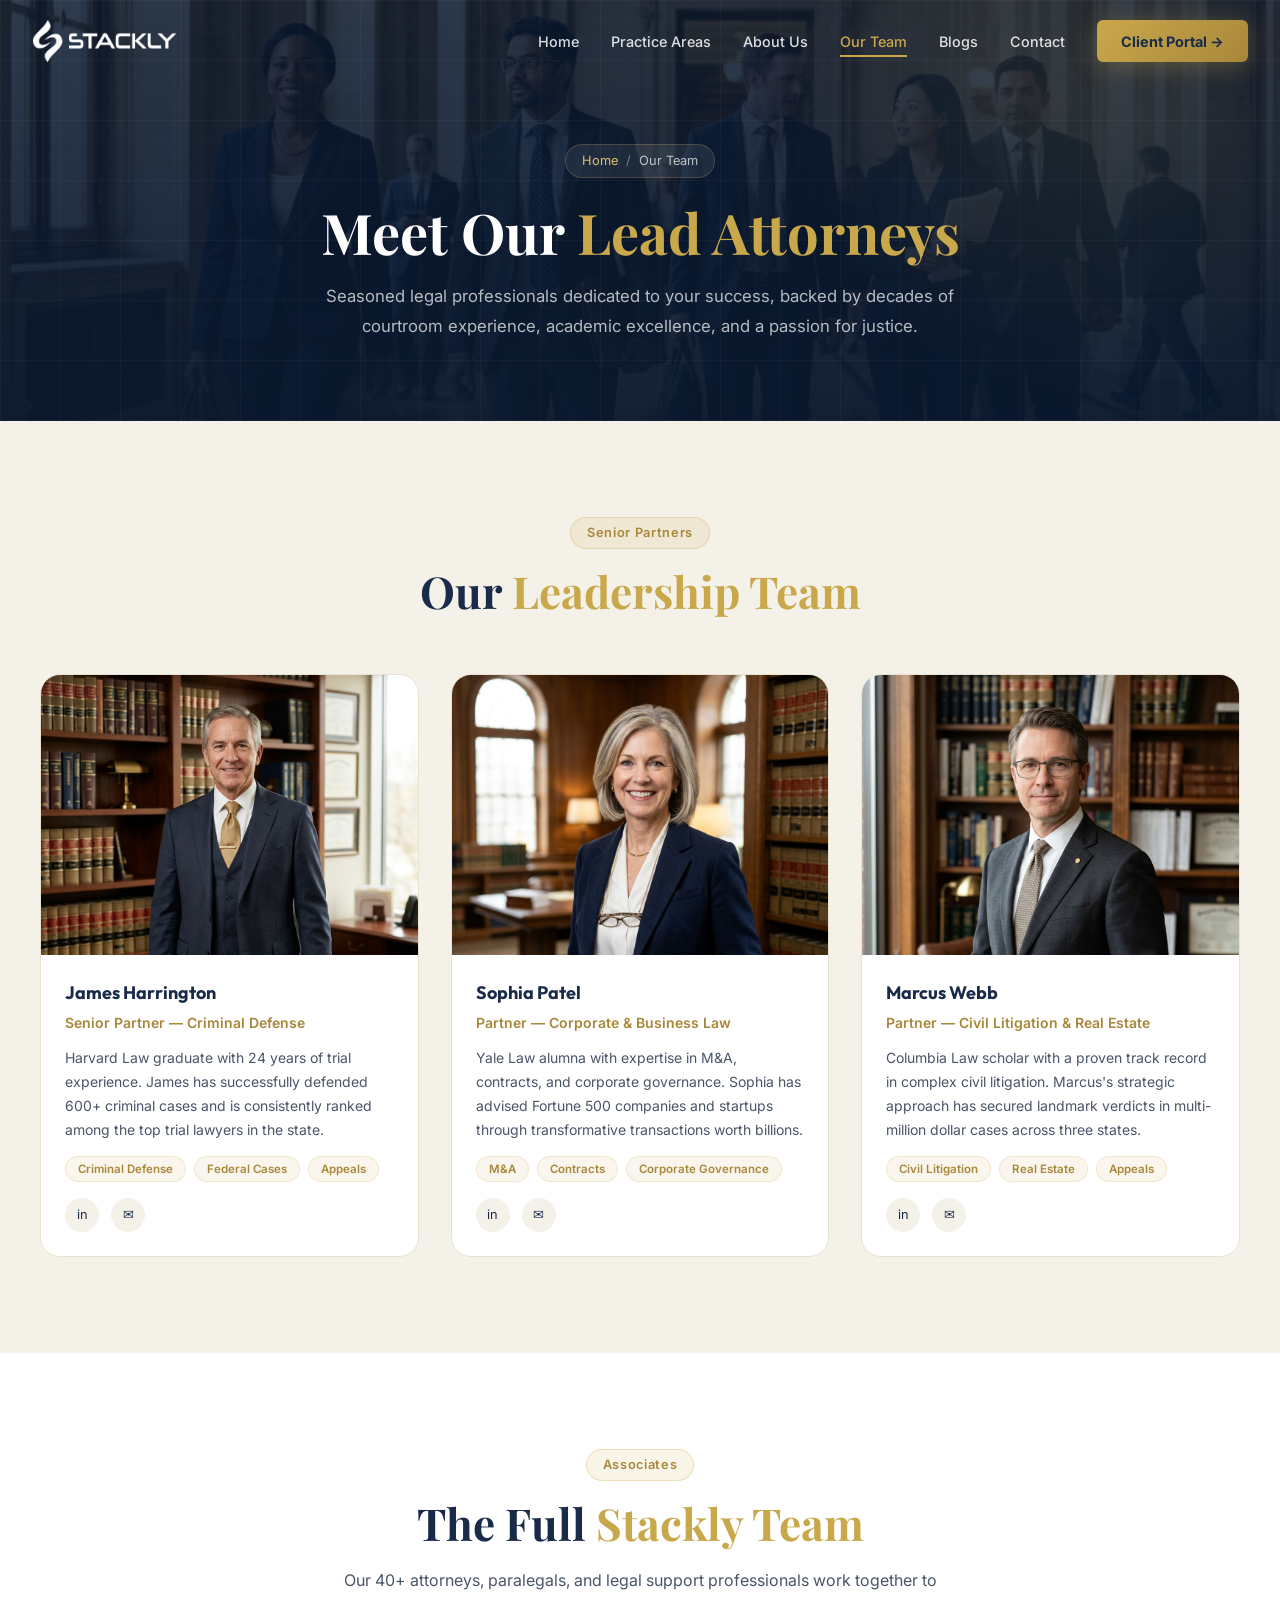
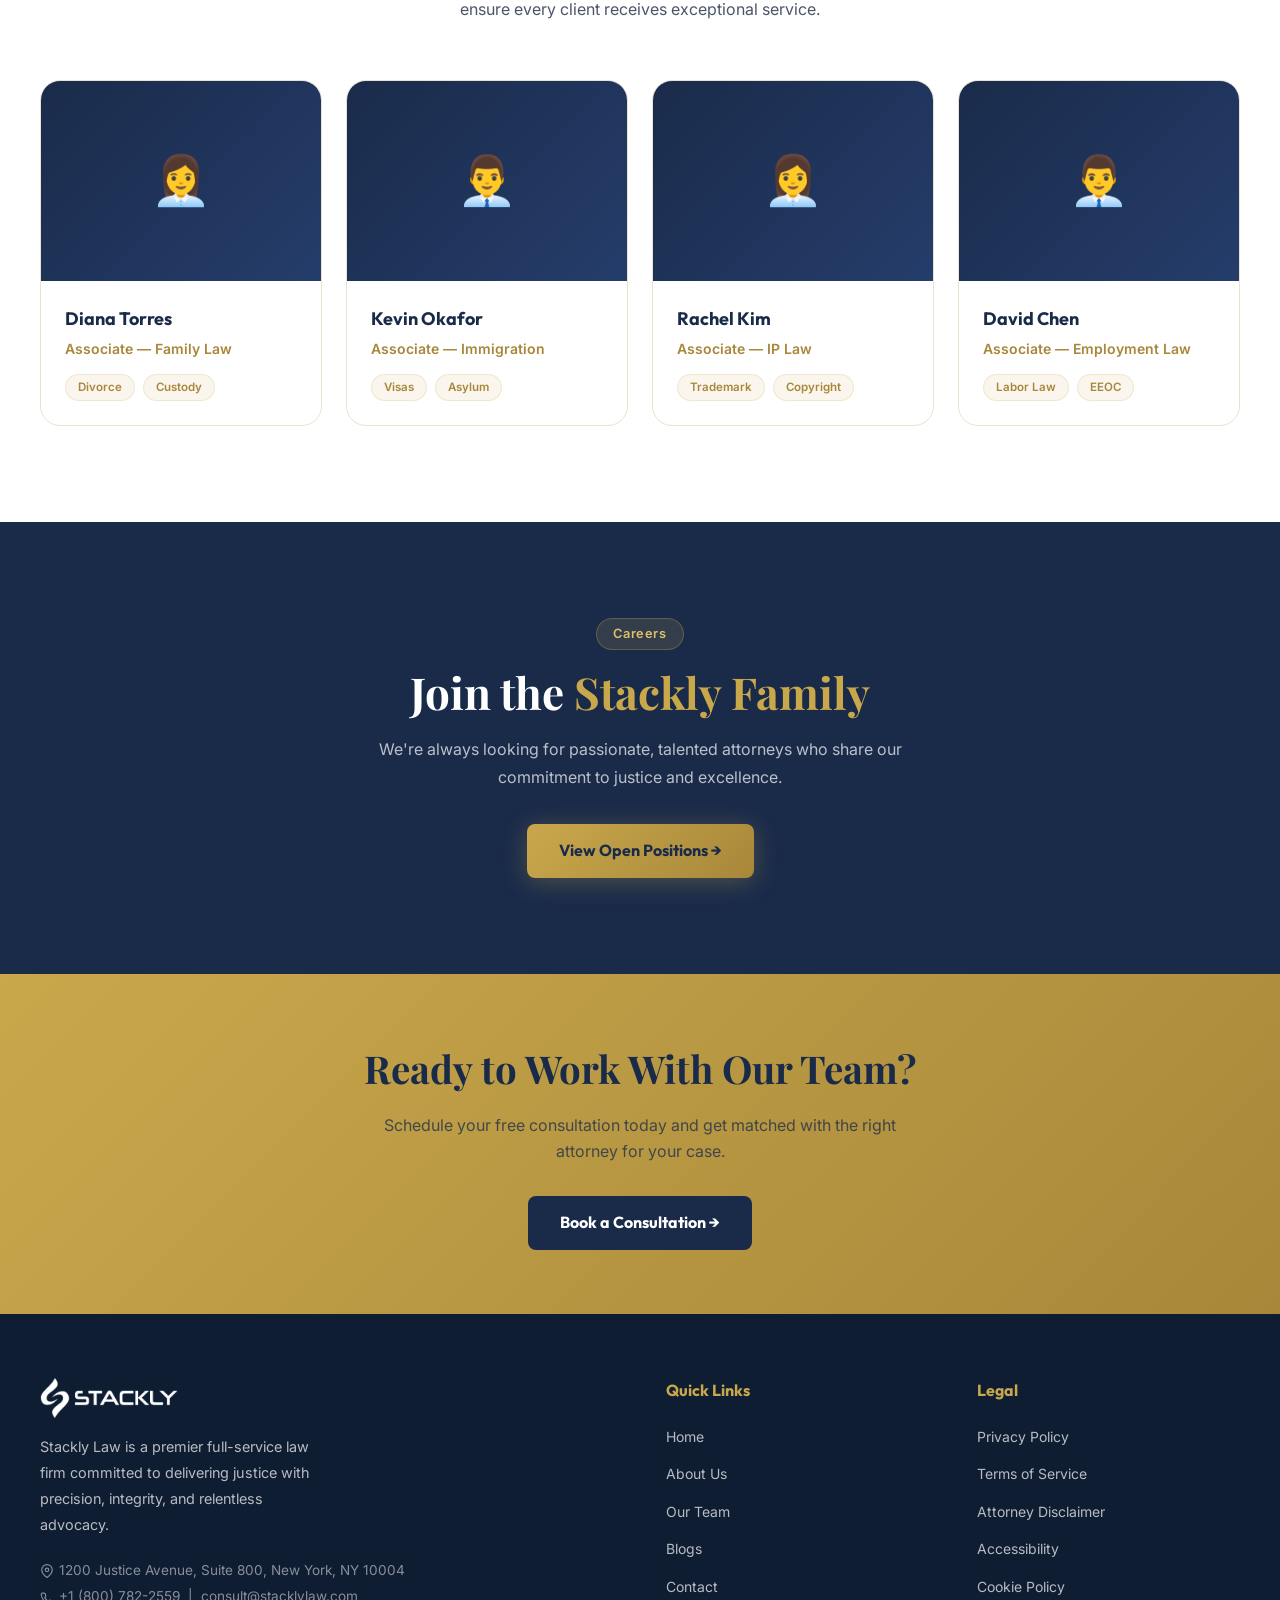
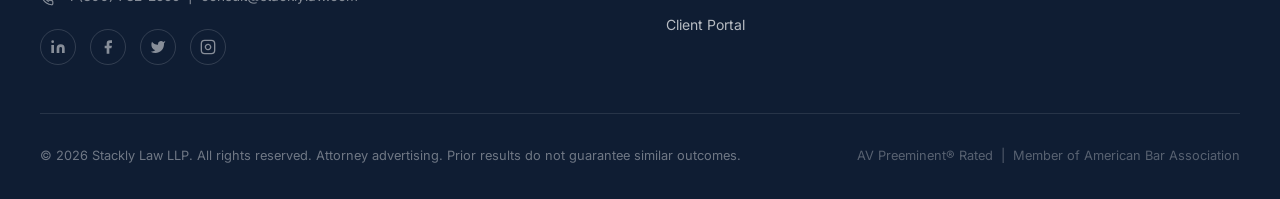
<file: team.html>
<!DOCTYPE html>
<html lang="en">

<head>
  <meta charset="UTF-8">
  <meta name="viewport" content="width=device-width, initial-scale=1.0">
  <meta name="description"
    content="Meet the Stackly Law team — experienced attorneys in criminal defense, corporate law, family law, and civil litigation.">
  <title>Our Team — Stackly Law</title>
  <link rel="stylesheet" href="home.css">
</head>

<body>

  <nav class="navbar scrolled" id="navbar">
    <a href="index.html" class="nav-logo"><img src="assets/logo.png" alt="Stackly Law"></a>
    <div class="nav-links">
      <a href="index.html">Home</a>
      <a href="practice-areas.html">Practice Areas</a>
      <a href="about.html">About Us</a>
      <a href="team.html" class="active">Our Team</a>
      <a href="blog.html">Blogs</a>
      <a href="contact.html">Contact</a>
      <a href="login.html" class="nav-cta">Client Portal →</a>
    </div>
    <button class="hamburger" id="hamburger" aria-label="Toggle menu"><span></span><span></span><span></span></button>
  </nav>
  <div class="mobile-menu" id="mobileMenu">
    <a href="index.html">Home</a><a href="practice-areas.html">Practice Areas</a><a href="about.html">About Us</a><a
      href="team.html">Our Team</a><a href="blog.html">Insights</a><a href="contact.html">Contact</a><a
      href="login.html" class="nav-cta">Client Portal →</a>
  </div>

  <!-- PAGE HERO -->
  <section class="page-hero"
    style="background: linear-gradient(rgba(10, 25, 47, 0.85), rgba(10, 25, 47, 0.95)), url('assets/team-hero.png') center/cover no-repeat;">
    <div class="page-hero-content">
      <div class="breadcrumb"><a href="index.html">Home</a> <span>/</span> Our Team</div>
      <h1 class="page-hero-title">Meet Our <span>Lead Attorneys</span></h1>
      <p class="page-hero-sub">Seasoned legal professionals dedicated to your success, backed by decades of courtroom
        experience, academic excellence, and a passion for justice.</p>
    </div>
  </section>

  <!-- PARTNER ATTORNEYS -->
  <section class="section" style="background:var(--ivory);">
    <div class="section-inner">
      <div class="section-header center">
        <div class="section-tag reveal">Senior Partners</div>
        <h2 class="section-title reveal delay-1">Our <span>Leadership Team</span></h2>
      </div>
      <div class="team-grid reveal">
        <div class="team-card">
          <img src="assets/attorney-1.webp" alt="James Harrington" class="team-img" loading="lazy">
          <div class="team-info">
            <h3 class="team-name">James Harrington</h3>
            <div class="team-role">Senior Partner — Criminal Defense</div>
            <p class="team-bio">Harvard Law graduate with 24 years of trial experience. James has successfully defended
              600+ criminal cases and is consistently ranked among the top trial lawyers in the state.</p>
            <div class="team-expertise">
              <span class="tag-pill">Criminal Defense</span><span class="tag-pill">Federal Cases</span><span
                class="tag-pill">Appeals</span>
            </div>
            <div class="team-socials"><a href="#" title="LinkedIn">in</a><a href="contact.html" title="Email">✉</a>
            </div>
          </div>
        </div>
        <div class="team-card">
          <img src="assets/attorney-2.webp" alt="Sophia Patel" class="team-img" loading="lazy">
          <div class="team-info">
            <h3 class="team-name">Sophia Patel</h3>
            <div class="team-role">Partner — Corporate & Business Law</div>
            <p class="team-bio">Yale Law alumna with expertise in M&A, contracts, and corporate governance. Sophia has
              advised Fortune 500 companies and startups through transformative transactions worth billions.</p>
            <div class="team-expertise">
              <span class="tag-pill">M&A</span><span class="tag-pill">Contracts</span><span class="tag-pill">Corporate
                Governance</span>
            </div>
            <div class="team-socials"><a href="#" title="LinkedIn">in</a><a href="contact.html" title="Email">✉</a>
            </div>
          </div>
        </div>
        <div class="team-card">
          <img src="assets/attorney-3.webp" alt="Marcus Webb" class="team-img" loading="lazy">
          <div class="team-info">
            <h3 class="team-name">Marcus Webb</h3>
            <div class="team-role">Partner — Civil Litigation & Real Estate</div>
            <p class="team-bio">Columbia Law scholar with a proven track record in complex civil litigation. Marcus's
              strategic approach has secured landmark verdicts in multi-million dollar cases across three states.</p>
            <div class="team-expertise">
              <span class="tag-pill">Civil Litigation</span><span class="tag-pill">Real Estate</span><span
                class="tag-pill">Appeals</span>
            </div>
            <div class="team-socials"><a href="#" title="LinkedIn">in</a><a href="contact.html" title="Email">✉</a>
            </div>
          </div>
        </div>
      </div>
    </div>
  </section>

  <!-- EXTENDED TEAM -->
  <section class="section" style="background:#fff;">
    <div class="section-inner">
      <div class="section-header center">
        <div class="section-tag reveal">Associates</div>
        <h2 class="section-title reveal delay-1">The Full <span>Stackly Team</span></h2>
        <p class="section-sub reveal delay-2">Our 40+ attorneys, paralegals, and legal support professionals work
          together to ensure every client receives exceptional service.</p>
      </div>
      <div class="team-grid-lg">
        <div class="team-card reveal delay-1">
          <div
            style="height:200px;background:linear-gradient(135deg,var(--navy),var(--navy-light));display:flex;align-items:center;justify-content:center;font-size:3rem;">
            👩‍💼</div>
          <div class="team-info">
            <h3 class="team-name">Diana Torres</h3>
            <div class="team-role">Associate — Family Law</div>
            <div class="team-expertise"><span class="tag-pill">Divorce</span><span class="tag-pill">Custody</span></div>
          </div>
        </div>
        <div class="team-card reveal delay-2">
          <div
            style="height:200px;background:linear-gradient(135deg,var(--navy),var(--navy-light));display:flex;align-items:center;justify-content:center;font-size:3rem;">
            👨‍💼</div>
          <div class="team-info">
            <h3 class="team-name">Kevin Okafor</h3>
            <div class="team-role">Associate — Immigration</div>
            <div class="team-expertise"><span class="tag-pill">Visas</span><span class="tag-pill">Asylum</span></div>
          </div>
        </div>
        <div class="team-card reveal delay-3">
          <div
            style="height:200px;background:linear-gradient(135deg,var(--navy),var(--navy-light));display:flex;align-items:center;justify-content:center;font-size:3rem;">
            👩‍💼</div>
          <div class="team-info">
            <h3 class="team-name">Rachel Kim</h3>
            <div class="team-role">Associate — IP Law</div>
            <div class="team-expertise"><span class="tag-pill">Trademark</span><span class="tag-pill">Copyright</span>
            </div>
          </div>
        </div>
        <div class="team-card reveal delay-4">
          <div
            style="height:200px;background:linear-gradient(135deg,var(--navy),var(--navy-light));display:flex;align-items:center;justify-content:center;font-size:3rem;">
            👨‍💼</div>
          <div class="team-info">
            <h3 class="team-name">David Chen</h3>
            <div class="team-role">Associate — Employment Law</div>
            <div class="team-expertise"><span class="tag-pill">Labor Law</span><span class="tag-pill">EEOC</span></div>
          </div>
        </div>
      </div>
    </div>
  </section>

  <!-- JOIN US -->
  <section class="section section-dark" style="background:var(--navy);text-align:center;">
    <div class="section-inner">
      <div class="section-tag reveal" style="margin-bottom:1rem;">Careers</div>
      <h2 class="section-title reveal delay-1" style="color:var(--white);">Join the <span>Stackly Family</span></h2>
      <p class="section-sub reveal delay-2" style="margin:0 auto 2rem;color:var(--text-white70);">We're always looking
        for passionate, talented attorneys who share our commitment to justice and excellence.</p>
      <a href="contact.html" class="btn-gold reveal delay-3">View Open Positions →</a>
    </div>
  </section>

  <!-- CTA -->
  <div class="cta-banner">
    <h2 class="reveal">Ready to Work With Our Team?</h2>
    <p class="reveal delay-1">Schedule your free consultation today and get matched with the right attorney for your
      case.</p>
    <a href="contact.html" class="btn-navy reveal delay-2">Book a Consultation →</a>
  </div>

  <footer class="footer">
    <div class="footer-inner">
      <div class="footer-top">
        <div class="footer-brand">
          <img src="assets/logo.png" alt="Stackly Law"
            style="height:40px;filter:brightness(0) invert(1);margin-bottom:1rem;">
          <p>Stackly Law is a premier full-service law firm committed to delivering justice with precision, integrity,
            and relentless advocacy.</p>
          <div style="margin-top:1.25rem;font-size:0.85rem;color:rgba(255,255,255,0.5);line-height:1.9;">
            <svg width="14" height="14" viewBox="0 0 24 24" fill="none" stroke="currentColor" stroke-width="2"
              style="display:inline;vertical-align:middle;margin-right:5px;">
              <path d="M21 10c0 7-9 13-9 13s-9-6-9-13a9 9 0 0 1 18 0z" />
              <circle cx="12" cy="10" r="3" />
            </svg>1200 Justice Avenue, Suite 800, New York, NY 10004<br>
            <svg width="14" height="14" viewBox="0 0 24 24" fill="none" stroke="currentColor" stroke-width="2"
              style="display:inline;vertical-align:middle;margin-right:5px;margin-top:4px;">
              <path
                d="M22 16.92v3a2 2 0 0 1-2.18 2 19.79 19.79 0 0 1-8.63-3.07 19.5 19.5 0 0 1-6-6 19.79 19.79 0 0 1-3.07-8.67A2 2 0 0 1 4.11 2h3a2 2 0 0 1 2 1.72c.127.96.361 1.903.7 2.81a2 2 0 0 1-.45 2.11L8.09 9.91a16 16 0 0 0 6 6l1.27-1.27a2 2 0 0 1 2.11-.45c.907.339 1.85.573 2.81.7A2 2 0 0 1 22 16.92z" />
            </svg>+1 (800) 782-2559 &nbsp;|&nbsp; consult@stacklylaw.com
          </div>
          <div class="footer-socials" style="margin-top:1.25rem;">
            <a href="404.html" title="LinkedIn" aria-label="LinkedIn"><svg width="16" height="16" viewBox="0 0 24 24"
                fill="currentColor">
                <path d="M16 8a6 6 0 0 1 6 6v7h-4v-7a2 2 0 0 0-2-2 2 2 0 0 0-2 2v7h-4v-7a6 6 0 0 1 6-6z" />
                <rect x="2" y="9" width="4" height="12" />
                <circle cx="4" cy="4" r="2" />
              </svg></a>
            <a href="404.html" title="Facebook" aria-label="Facebook"><svg width="16" height="16" viewBox="0 0 24 24"
                fill="currentColor">
                <path d="M18 2h-3a5 5 0 0 0-5 5v3H7v4h3v8h4v-8h3l1-4h-4V7a1 1 0 0 1 1-1h3z" />
              </svg></a>
            <a href="404.html" title="Twitter" aria-label="Twitter"><svg width="16" height="16" viewBox="0 0 24 24"
                fill="currentColor">
                <path
                  d="M23 3a10.9 10.9 0 0 1-3.14 1.53 4.48 4.48 0 0 0-7.86 3v1A10.66 10.66 0 0 1 3 4s-4 9 5 13a11.64 11.64 0 0 1-7 2c9 5 20 0 20-11.5a4.5 4.5 0 0 0-.08-.83A7.72 7.72 0 0 0 23 3z" />
              </svg></a>
            <a href="404.html" title="Instagram" aria-label="Instagram"><svg width="16" height="16" viewBox="0 0 24 24"
                fill="none" stroke="currentColor" stroke-width="2">
                <rect x="2" y="2" width="20" height="20" rx="5" ry="5" />
                <path d="M16 11.37A4 4 0 1 1 12.63 8 4 4 0 0 1 16 11.37z" />
                <line x1="17.5" y1="6.5" x2="17.51" y2="6.5" />
              </svg></a>
          </div>
        </div>
        <div class="footer-col">
          <h4>Quick Links</h4>
          <ul>
            <li><a href="index.html">Home</a></li>
            <li><a href="about.html">About Us</a></li>
            <li><a href="team.html">Our Team</a></li>
            <li><a href="blog.html">Blogs</a></li>
            <li><a href="contact.html">Contact</a></li>
            <li><a href="login.html">Client Portal</a></li>
          </ul>
        </div>
        <div class="footer-col">
          <h4>Legal</h4>
          <ul>
            <li><a href="404.html">Privacy Policy</a></li>
            <li><a href="404.html">Terms of Service</a></li>
            <li><a href="404.html">Attorney Disclaimer</a></li>
            <li><a href="404.html">Accessibility</a></li>
            <li><a href="404.html">Cookie Policy</a></li>
          </ul>
        </div>
      </div>
      <div class="footer-bottom">
        <p>&copy; 2026 Stackly Law LLP. All rights reserved. Attorney advertising. Prior results do not guarantee
          similar outcomes.</p>
        <p style="color:rgba(255,255,255,0.3);">AV Preeminent&reg; Rated &nbsp;|&nbsp; Member of American Bar
          Association</p>
      </div>
    </div>
  </footer>
  <script src="home.js"></script>
</body>

</html>
</file>
<file: home.css>
@import url('https://fonts.googleapis.com/css2?family=Inter:wght@300;400;500;600;700&family=Outfit:wght@400;600;700;800&family=Playfair+Display:wght@400;600;700&display=swap');

:root {
  --navy: #1A2B4A;
  --navy-light: #253d6b;
  --navy-dark: #0f1d33;
  --ivory: #F4F1E8;
  --ivory-dark: #E8E3D0;
  --gold: #C9A84C;
  --gold-light: #DFC06A;
  --gold-dark: #A8873A;
  --white: #FFFFFF;
  --text-dark: #1A2B4A;
  --text-mid: #4A5568;
  --text-light: #718096;
  --text-white70: rgba(255, 255, 255, 0.7);
  --font-body: 'Inter', sans-serif;
  --font-display: 'Outfit', sans-serif;
  --font-serif: 'Playfair Display', serif;
  --t: all 0.3s cubic-bezier(0.4, 0, 0.2, 1);
  --shadow-gold: 0 4px 24px rgba(201, 168, 76, 0.3);
  --shadow-navy: 0 8px 40px rgba(26, 43, 74, 0.2);
}

*,
*::before,
*::after {
  box-sizing: border-box;
  margin: 0;
  padding: 0;
}

html {
  font-size: 16px;
  scroll-behavior: smooth;
}

body {
  font-family: var(--font-body);
  color: var(--text-dark);
  line-height: 1.6;
  background: var(--ivory);
  overflow-x: hidden;
}

a {
  text-decoration: none;
  color: inherit;
}

img {
  max-width: 100%;
  display: block;
}

ul {
  list-style: none;
}

/* ── NAVBAR ── */
.navbar {
  position: fixed;
  top: 0;
  left: 0;
  right: 0;
  z-index: 1000;
  padding: 1.25rem 2rem;
  display: flex;
  align-items: center;
  justify-content: space-between;
  transition: var(--t);
}

.navbar.scrolled {
  background: rgba(26, 43, 74, 0.97);
  backdrop-filter: blur(12px);
  box-shadow: 0 2px 20px rgba(0, 0, 0, 0.3);
  padding: 0.875rem 2rem;
}

.nav-logo {
  display: flex;
  align-items: center;
  gap: 0.75rem;
}

.nav-logo img {
  height: 42px;
  width: auto;
  object-fit: contain;
  filter: brightness(0) invert(1);
}

.navbar.scrolled .nav-logo img {
  filter: brightness(0) invert(1);
}

.nav-links {
  display: flex;
  align-items: center;
  gap: 2rem;
}

.nav-links a {
  color: rgba(255, 255, 255, 0.85);
  font-size: 0.9rem;
  font-weight: 500;
  transition: var(--t);
  position: relative;
}

.nav-links a::after {
  content: '';
  position: absolute;
  bottom: -4px;
  left: 0;
  width: 0;
  height: 2px;
  background: var(--gold);
  transition: var(--t);
}

.nav-links a:hover {
  color: var(--gold);
}

.nav-links a:hover::after {
  width: 100%;
}

.nav-cta {
  background: linear-gradient(135deg, var(--gold), var(--gold-dark));
  color: var(--navy) !important;
  padding: 0.6rem 1.5rem;
  border-radius: 6px;
  font-weight: 700 !important;
  transition: var(--t) !important;
  box-shadow: var(--shadow-gold);
}

.nav-cta:hover {
  transform: translateY(-2px);
  box-shadow: 0 6px 28px rgba(201, 168, 76, 0.45);
}

.nav-cta::after {
  display: none !important;
}

.hamburger {
  display: none;
  flex-direction: column;
  gap: 5px;
  cursor: pointer;
  padding: 4px;
}

.hamburger span {
  display: block;
  width: 24px;
  height: 2px;
  background: var(--white);
  border-radius: 2px;
  transition: var(--t);
}

.hamburger.open span:nth-child(1) {
  transform: translateY(7px) rotate(45deg);
}

.hamburger.open span:nth-child(2) {
  opacity: 0;
}

.hamburger.open span:nth-child(3) {
  transform: translateY(-7px) rotate(-45deg);
}

.mobile-menu {
  display: none;
  position: fixed;
  top: 0;
  left: 0;
  right: 0;
  bottom: 0;
  background: var(--navy-dark);
  z-index: 999;
  flex-direction: column;
  align-items: center;
  justify-content: center;
  gap: 2rem;
}

.mobile-menu.open {
  display: flex;
}

.mobile-menu a {
  color: var(--white);
  font-size: 1.5rem;
  font-weight: 600;
  font-family: var(--font-display);
}

.mobile-menu a:hover {
  color: var(--gold);
}

.mobile-menu .nav-cta {
  background: linear-gradient(135deg, var(--gold), var(--gold-dark));
  color: var(--navy);
  padding: 0.875rem 2.5rem;
  border-radius: 8px;
  font-size: 1.25rem;
}

/* ── HERO ── */
.hero {
  position: relative;
  min-height: 100vh;
  display: flex;
  align-items: center;
  background: linear-gradient(135deg, var(--navy-dark) 0%, var(--navy) 60%, #1e3a5f 100%);
  overflow: hidden;
}

.hero-bg {
  position: absolute;
  inset: 0;
  background-image: url('assets/hero.webp');
  background-size: cover;
  background-position: center;
  opacity: 0.18;
}

.hero-grid {
  position: absolute;
  inset: 0;
  background-image: linear-gradient(rgba(255, 255, 255, 0.03) 1px, transparent 1px), linear-gradient(90deg, rgba(255, 255, 255, 0.03) 1px, transparent 1px);
  background-size: 60px 60px;
}

.hero-orb {
  position: absolute;
  border-radius: 50%;
  filter: blur(80px);
  pointer-events: none;
}

.hero-orb-1 {
  width: 500px;
  height: 500px;
  background: rgba(201, 168, 76, 0.12);
  top: -100px;
  right: -100px;
}

.hero-orb-2 {
  width: 400px;
  height: 400px;
  background: rgba(26, 43, 74, 0.4);
  bottom: -80px;
  left: -80px;
}

.hero-content {
  position: relative;
  z-index: 2;
  max-width: 1200px;
  margin: 0 auto;
  padding: 8rem 2rem 4rem;
  display: grid;
  grid-template-columns: 1fr 1fr;
  gap: 4rem;
  align-items: center;
}

.hero-badge {
  display: inline-flex;
  align-items: center;
  gap: 0.5rem;
  background: rgba(201, 168, 76, 0.15);
  border: 1px solid rgba(201, 168, 76, 0.4);
  border-radius: 99px;
  padding: 0.4rem 1rem;
  color: var(--gold);
  font-size: 0.8rem;
  font-weight: 600;
  letter-spacing: 0.05em;
  margin-bottom: 1.5rem;
  animation: fadeInUp 0.6s ease both;
}

.hero-title {
  font-family: var(--font-serif);
  font-size: clamp(2.5rem, 5vw, 4rem);
  font-weight: 700;
  color: var(--white);
  line-height: 1.15;
  margin-bottom: 1.5rem;
  animation: fadeInUp 0.6s 0.1s ease both;
}

.hero-title span {
  color: var(--gold);
}

.hero-desc {
  font-size: 1.1rem;
  color: var(--text-white70);
  line-height: 1.8;
  margin-bottom: 2.5rem;
  animation: fadeInUp 0.6s 0.2s ease both;
}

.hero-btns {
  display: flex;
  gap: 1rem;
  flex-wrap: wrap;
  animation: fadeInUp 0.6s 0.3s ease both;
}

.btn-gold {
  background: linear-gradient(135deg, var(--gold), var(--gold-dark));
  color: var(--navy);
  padding: 0.875rem 2rem;
  border-radius: 8px;
  font-weight: 700;
  font-family: var(--font-display);
  font-size: 1rem;
  transition: var(--t);
  box-shadow: var(--shadow-gold);
  border: none;
  cursor: pointer;
  display: inline-flex;
  align-items: center;
  gap: 0.5rem;
}

.btn-gold:hover {
  transform: translateY(-3px);
  box-shadow: 0 8px 32px rgba(201, 168, 76, 0.5);
}

.btn-outline {
  background: transparent;
  color: var(--white);
  padding: 0.875rem 2rem;
  border-radius: 8px;
  font-weight: 600;
  font-family: var(--font-display);
  font-size: 1rem;
  transition: var(--t);
  border: 2px solid rgba(255, 255, 255, 0.3);
  display: inline-flex;
  align-items: center;
  gap: 0.5rem;
  cursor: pointer;
}

.btn-outline:hover {
  border-color: var(--gold);
  color: var(--gold);
  transform: translateY(-3px);
}

.hero-visual {
  position: relative;
  animation: fadeInUp 0.6s 0.4s ease both;
}

.hero-img-wrap {
  position: relative;
  border-radius: 16px;
  overflow: hidden;
  box-shadow: 0 30px 80px rgba(0, 0, 0, 0.4);
}

.hero-img-wrap img {
  width: 100%;
  height: 420px;
  object-fit: cover;
}

.hero-img-wrap::before {
  content: '';
  position: absolute;
  inset: 0;
  background: linear-gradient(135deg, rgba(201, 168, 76, 0.1), transparent);
  z-index: 1;
}

.hero-float-card {
  position: absolute;
  background: rgba(255, 255, 255, 0.08);
  backdrop-filter: blur(12px);
  border: 1px solid rgba(201, 168, 76, 0.3);
  border-radius: 12px;
  padding: 1rem 1.25rem;
  animation: float 4s ease-in-out infinite;
}

.hero-float-card .hfc-num {
  font-family: var(--font-display);
  font-size: 1.75rem;
  font-weight: 800;
  color: var(--gold);
}

.hero-float-card .hfc-label {
  font-size: 0.75rem;
  color: rgba(255, 255, 255, 0.7);
}

.hfc-1 {
  top: 2rem;
  left: -2rem;
}

.hfc-2 {
  bottom: 2rem;
  right: -2rem;
  animation-delay: 1.5s;
}

/* ── STATS BAR ── */
.stats-bar {
  background: var(--navy);
  padding: 3rem 2rem;
}

.stats-inner {
  max-width: 1200px;
  margin: 0 auto;
  display: grid;
  grid-template-columns: repeat(4, 1fr);
  gap: 2rem;
  text-align: center;
}

.stat-item {
  padding: 1rem;
}

.stat-num {
  font-family: var(--font-display);
  font-size: 2.5rem;
  font-weight: 800;
  color: var(--gold);
  display: block;
  line-height: 1;
}

.stat-label {
  font-size: 0.875rem;
  color: var(--text-white70);
  margin-top: 0.5rem;
  letter-spacing: 0.05em;
  text-transform: uppercase;
}

/* ── SECTIONS COMMON ── */
.section {
  padding: 6rem 2rem;
}

.section-inner {
  max-width: 1200px;
  margin: 0 auto;
}

.section-tag {
  display: inline-block;
  background: rgba(201, 168, 76, 0.12);
  color: var(--gold-dark);
  border: 1px solid rgba(201, 168, 76, 0.3);
  border-radius: 99px;
  padding: 0.3rem 1rem;
  font-size: 0.8rem;
  font-weight: 600;
  letter-spacing: 0.05em;
  margin-bottom: 1rem;
}

.section-title {
  font-family: var(--font-serif);
  font-size: clamp(2rem, 4vw, 2.75rem);
  font-weight: 700;
  color: var(--navy);
  line-height: 1.2;
  margin-bottom: 1rem;
}

.section-title span {
  color: var(--gold);
}

.section-sub {
  font-size: 1rem;
  color: var(--text-mid);
  max-width: 600px;
  line-height: 1.8;
}

.section-header {
  margin-bottom: 3.5rem;
}

.section-header.center {
  text-align: center;
}

.section-header.center .section-sub {
  margin: 0 auto;
}

.section-dark {
  background: var(--navy);
  color: var(--white);
}

.section-dark .section-title {
  color: var(--white);
}

.section-dark .section-sub {
  color: var(--text-white70);
}

.section-dark .section-tag {
  background: rgba(201, 168, 76, 0.15);
  color: var(--gold-light);
}

/* ── PRACTICE AREAS ── */
.practice-grid {
  display: grid;
  grid-template-columns: repeat(3, 1fr);
  gap: 1.5rem;
}

.practice-card {
  background: var(--white);
  border-radius: 16px;
  padding: 2rem;
  border: 1px solid var(--ivory-dark);
  transition: var(--t);
  cursor: default;
  position: relative;
  overflow: hidden;
}

.practice-card::before {
  content: '';
  position: absolute;
  inset: 0;
  background: linear-gradient(135deg, rgba(201, 168, 76, 0.05), transparent);
  opacity: 0;
  transition: var(--t);
}

.practice-card:hover {
  transform: translateY(-8px);
  box-shadow: var(--shadow-navy);
  border-color: var(--gold);
}

.practice-card:hover::before {
  opacity: 1;
}

.pc-icon {
  width: 60px;
  height: 60px;
  background: linear-gradient(135deg, rgba(201, 168, 76, 0.15), rgba(201, 168, 76, 0.05));
  border-radius: 14px;
  display: flex;
  align-items: center;
  justify-content: center;
  font-size: 1.75rem;
  margin-bottom: 1.25rem;
  transition: var(--t);
}

.practice-card:hover .pc-icon {
  background: linear-gradient(135deg, var(--gold), var(--gold-dark));
  transform: scale(1.1);
}

.pc-title {
  font-family: var(--font-display);
  font-size: 1.125rem;
  font-weight: 700;
  color: var(--navy);
  margin-bottom: 0.75rem;
}

.pc-desc {
  font-size: 0.9rem;
  color: var(--text-mid);
  line-height: 1.7;
}

.pc-link {
  display: inline-flex;
  align-items: center;
  gap: 0.375rem;
  color: var(--gold-dark);
  font-size: 0.875rem;
  font-weight: 600;
  margin-top: 1rem;
  transition: var(--t);
}

.pc-link:hover {
  gap: 0.625rem;
  color: var(--gold);
}

/* ── ABOUT ── */
.about-grid {
  display: grid;
  grid-template-columns: 1fr 1fr;
  gap: 5rem;
  align-items: center;
}

.about-img-wrap {
  position: relative;
  border-radius: 20px;
  overflow: hidden;
}

.about-img-wrap img {
  width: 100%;
  height: 480px;
  object-fit: cover;
}

.about-img-badge {
  position: absolute;
  bottom: 2rem;
  right: -1.5rem;
  background: var(--navy);
  border: 3px solid var(--gold);
  border-radius: 12px;
  padding: 1.25rem 1.5rem;
  text-align: center;
}

.about-img-badge .ab-num {
  font-family: var(--font-display);
  font-size: 2rem;
  font-weight: 800;
  color: var(--gold);
  display: block;
  line-height: 1;
}

.about-img-badge .ab-label {
  font-size: 0.75rem;
  color: var(--text-white70);
}

.about-text .section-sub {
  margin-bottom: 1.5rem;
}

.about-list {
  display: flex;
  flex-direction: column;
  gap: 0.875rem;
  margin: 1.5rem 0 2rem;
}

.about-list li {
  display: flex;
  align-items: center;
  gap: 0.75rem;
  font-size: 0.95rem;
  color: var(--text-mid);
}

.about-list li::before {
  content: '✦';
  color: var(--gold);
  font-size: 0.75rem;
  flex-shrink: 0;
}

/* ── TEAM ── */
.team-grid {
  display: grid;
  grid-template-columns: repeat(3, 1fr);
  gap: 2rem;
}

.team-card {
  background: var(--white);
  border-radius: 20px;
  overflow: hidden;
  border: 1px solid var(--ivory-dark);
  transition: var(--t);
}

.team-card:hover {
  transform: translateY(-6px);
  box-shadow: var(--shadow-navy);
  border-color: var(--gold);
}

.team-img {
  width: 100%;
  height: 280px;
  object-fit: cover;
  object-position: top;
}

.team-info {
  padding: 1.5rem;
}

.team-name {
  font-family: var(--font-display);
  font-size: 1.125rem;
  font-weight: 700;
  color: var(--navy);
  margin-bottom: 0.25rem;
}

.team-role {
  font-size: 0.875rem;
  color: var(--gold-dark);
  font-weight: 600;
  margin-bottom: 0.75rem;
}

.team-bio {
  font-size: 0.875rem;
  color: var(--text-mid);
  line-height: 1.7;
}

.team-socials {
  display: flex;
  gap: 0.75rem;
  margin-top: 1rem;
}

.team-socials a {
  width: 34px;
  height: 34px;
  border-radius: 50%;
  background: var(--ivory);
  display: flex;
  align-items: center;
  justify-content: center;
  color: var(--navy);
  font-size: 0.8rem;
  transition: var(--t);
}

.team-socials a:hover {
  background: var(--gold);
  color: var(--white);
}

/* ── TESTIMONIALS ── */
.testi-grid {
  display: grid;
  grid-template-columns: repeat(3, 1fr);
  gap: 1.5rem;
}

.testi-card {
  background: rgba(255, 255, 255, 0.07);
  border: 1px solid rgba(201, 168, 76, 0.2);
  border-radius: 16px;
  padding: 2rem;
  transition: var(--t);
}

.testi-card:hover {
  border-color: var(--gold);
  background: rgba(255, 255, 255, 0.1);
  transform: translateY(-4px);
}

.testi-stars {
  color: var(--gold);
  font-size: 1rem;
  margin-bottom: 1rem;
  letter-spacing: 2px;
}

.testi-quote {
  font-size: 0.95rem;
  color: rgba(255, 255, 255, 0.8);
  line-height: 1.8;
  font-style: italic;
  margin-bottom: 1.5rem;
}

.testi-author {
  display: flex;
  align-items: center;
  gap: 0.75rem;
}

.testi-avatar {
  width: 44px;
  height: 44px;
  border-radius: 50%;
  background: linear-gradient(135deg, var(--gold), var(--gold-dark));
  display: flex;
  align-items: center;
  justify-content: center;
  font-weight: 700;
  color: var(--navy);
  font-family: var(--font-display);
}

.testi-name {
  font-weight: 600;
  color: var(--white);
  font-size: 0.9rem;
}

.testi-case {
  font-size: 0.78rem;
  color: var(--text-white70);
}

/* ── PROCESS ── */
.process-steps {
  display: grid;
  grid-template-columns: repeat(4, 1fr);
  gap: 2rem;
  position: relative;
}

.process-steps::before {
  content: '';
  position: absolute;
  top: 2.5rem;
  left: 12%;
  right: 12%;
  height: 2px;
  background: linear-gradient(90deg, var(--gold), var(--gold-dark));
  z-index: 0;
}

.process-step {
  text-align: center;
  position: relative;
  z-index: 1;
}

.ps-num {
  width: 50px;
  height: 50px;
  border-radius: 50%;
  background: linear-gradient(135deg, var(--gold), var(--gold-dark));
  color: var(--navy);
  font-family: var(--font-display);
  font-size: 1.125rem;
  font-weight: 800;
  display: flex;
  align-items: center;
  justify-content: center;
  margin: 0 auto 1.25rem;
  box-shadow: var(--shadow-gold);
}

.ps-title {
  font-family: var(--font-display);
  font-size: 1rem;
  font-weight: 700;
  color: var(--navy);
  margin-bottom: 0.5rem;
}

.ps-desc {
  font-size: 0.875rem;
  color: var(--text-mid);
  line-height: 1.7;
}

/* ── BLOG ── */
.blog-grid {
  display: grid;
  grid-template-columns: repeat(3, 1fr);
  gap: 2rem;
}

.blog-card {
  background: var(--white);
  border-radius: 16px;
  overflow: hidden;
  border: 1px solid var(--ivory-dark);
  transition: var(--t);
}

.blog-card:hover {
  transform: translateY(-6px);
  box-shadow: var(--shadow-navy);
  border-color: var(--gold);
}

.blog-cat {
  display: inline-block;
  background: rgba(201, 168, 76, 0.12);
  color: var(--gold-dark);
  border-radius: 99px;
  padding: 0.25rem 0.875rem;
  font-size: 0.75rem;
  font-weight: 600;
  margin-bottom: 0.875rem;
}

.blog-body {
  padding: 1.5rem;
}

.blog-title {
  font-family: var(--font-display);
  font-size: 1.05rem;
  font-weight: 700;
  color: var(--navy);
  margin-bottom: 0.75rem;
  line-height: 1.4;
}

.blog-excerpt {
  font-size: 0.875rem;
  color: var(--text-mid);
  line-height: 1.7;
}

.blog-meta {
  display: flex;
  align-items: center;
  justify-content: space-between;
  margin-top: 1rem;
  font-size: 0.78rem;
  color: var(--text-light);
}

.blog-read {
  color: var(--gold-dark);
  font-weight: 600;
}

.blog-thumb {
  height: 180px;
  background: linear-gradient(135deg, var(--navy), var(--navy-light));
  display: flex;
  align-items: center;
  justify-content: center;
  font-size: 3rem;
}

/* ── CONTACT ── */
.contact-grid {
  display: grid;
  grid-template-columns: 1fr 1.2fr;
  gap: 4rem;
  align-items: start;
}

.contact-info {
  display: flex;
  flex-direction: column;
  gap: 2rem;
}

.ci-item {
  display: flex;
  gap: 1rem;
  align-items: flex-start;
}

.ci-icon {
  width: 48px;
  height: 48px;
  background: rgba(201, 168, 76, 0.12);
  border-radius: 12px;
  display: flex;
  align-items: center;
  justify-content: center;
  font-size: 1.25rem;
  flex-shrink: 0;
  border: 1px solid rgba(201, 168, 76, 0.2);
}

.ci-text h4 {
  font-family: var(--font-display);
  font-weight: 700;
  color: var(--navy);
  margin-bottom: 0.25rem;
}

.ci-text p {
  font-size: 0.9rem;
  color: var(--text-mid);
}

.contact-form {
  background: var(--white);
  border-radius: 20px;
  padding: 2.5rem;
  box-shadow: var(--shadow-navy);
}

.form-row {
  display: grid;
  grid-template-columns: 1fr 1fr;
  gap: 1.25rem;
}

.cf-group {
  margin-bottom: 1.25rem;
}

.cf-group label {
  display: block;
  font-size: 0.85rem;
  font-weight: 600;
  color: var(--navy);
  margin-bottom: 0.5rem;
}

.cf-group input,
.cf-group select,
.cf-group textarea {
  width: 100%;
  padding: 0.75rem 1rem;
  border: 1.5px solid var(--ivory-dark);
  border-radius: 8px;
  font-family: var(--font-body);
  font-size: 0.9rem;
  color: var(--text-dark);
  background: var(--ivory);
  transition: var(--t);
  outline: none;
}

.cf-group input:focus,
.cf-group select:focus,
.cf-group textarea:focus {
  border-color: var(--gold);
  box-shadow: 0 0 0 3px rgba(201, 168, 76, 0.15);
}

.cf-group textarea {
  resize: vertical;
  min-height: 120px;
}

/* ── FOOTER ── */
.footer {
  background: var(--navy-dark);
  padding: 4rem 2rem 2rem;
}

.footer-inner {
  max-width: 1200px;
  margin: 0 auto;
}

.footer-top {
  display: grid;
  grid-template-columns: 2.2fr 1fr 1fr;
  gap: 3rem;
  padding-bottom: 3rem;
  border-bottom: 1px solid rgba(255, 255, 255, 0.1);
}

.footer-brand p {
  font-size: 0.9rem;
  color: var(--text-white70);
  line-height: 1.8;
  margin-top: 1rem;
  max-width: 280px;
}

.footer-col h4 {
  font-family: var(--font-display);
  font-size: 1rem;
  font-weight: 700;
  color: var(--gold);
  margin-bottom: 1.25rem;
}

.footer-col ul {
  display: flex;
  flex-direction: column;
  gap: 0.75rem;
}

.footer-col ul li a {
  font-size: 0.875rem;
  color: var(--text-white70);
  transition: var(--t);
}

.footer-col ul li a:hover {
  color: var(--gold);
}

.footer-bottom {
  display: flex;
  align-items: center;
  justify-content: space-between;
  padding-top: 2rem;
  flex-wrap: wrap;
  gap: 1rem;
}

.footer-bottom p {
  font-size: 0.8rem;
  color: rgba(255, 255, 255, 0.4);
}

.footer-socials {
  display: flex;
  gap: 0.875rem;
}

.footer-socials a {
  width: 36px;
  height: 36px;
  border-radius: 50%;
  border: 1px solid rgba(255, 255, 255, 0.15);
  display: flex;
  align-items: center;
  justify-content: center;
  color: rgba(255, 255, 255, 0.5);
  font-size: 0.85rem;
  transition: var(--t);
}

.footer-socials a:hover {
  border-color: var(--gold);
  color: var(--gold);
}

/* ── ANIMATIONS ── */
.reveal {
  opacity: 0;
  transform: translateY(30px);
  transition: opacity 0.7s ease, transform 0.7s ease;
}

.reveal.visible {
  opacity: 1;
  transform: translateY(0);
}

.reveal-left {
  opacity: 0;
  transform: translateX(-30px);
  transition: opacity 0.7s ease, transform 0.7s ease;
}

.reveal-left.visible {
  opacity: 1;
  transform: translateX(0);
}

.reveal-right {
  opacity: 0;
  transform: translateX(30px);
  transition: opacity 0.7s ease, transform 0.7s ease;
}

.reveal-right.visible {
  opacity: 1;
  transform: translateX(0);
}

.delay-1 {
  transition-delay: 0.1s !important;
}

.delay-2 {
  transition-delay: 0.2s !important;
}

.delay-3 {
  transition-delay: 0.3s !important;
}

.delay-4 {
  transition-delay: 0.4s !important;
}

.delay-5 {
  transition-delay: 0.5s !important;
}

@keyframes fadeInUp {
  from {
    opacity: 0;
    transform: translateY(24px);
  }

  to {
    opacity: 1;
    transform: translateY(0);
  }
}

@keyframes float {

  0%,
  100% {
    transform: translateY(0);
  }

  50% {
    transform: translateY(-10px);
  }
}

@keyframes counterUp {
  from {
    opacity: 0;
  }

  to {
    opacity: 1;
  }
}

/* ── MOBILE RESPONSIVE ── */
@media(max-width:1024px) {
  .hero-content {
    grid-template-columns: 1fr;
    gap: 3rem;
    text-align: center;
  }

  .hero-btns {
    justify-content: center;
  }

  .hero-visual {
    max-width: 500px;
    margin: 0 auto;
  }

  .hfc-1,
  .hfc-2 {
    display: none;
  }

  .practice-grid {
    grid-template-columns: repeat(2, 1fr);
  }

  .about-grid {
    grid-template-columns: 1fr;
  }

  .about-img-badge {
    right: 1rem;
  }

  .team-grid {
    grid-template-columns: repeat(2, 1fr);
  }

  .testi-grid {
    grid-template-columns: repeat(2, 1fr);
  }

  .blog-grid {
    grid-template-columns: repeat(2, 1fr);
  }

  .footer-top {
    grid-template-columns: 1fr 1fr;
    gap: 2rem;
  }

  .stats-inner {
    grid-template-columns: repeat(2, 1fr);
  }
}

@media(max-width:768px) {
  .navbar {
    padding: 1rem 1.25rem;
  }

  .navbar.scrolled {
    padding: 0.75rem 1.25rem;
  }

  .nav-links {
    display: none;
  }

  .hamburger {
    display: flex;
  }

  .hero-content {
    padding: 6rem 1.25rem 3rem;
  }

  .hero-title {
    font-size: 2.2rem;
  }

  .hero-desc {
    font-size: 1rem;
  }

  .section {
    padding: 4rem 1.25rem;
  }

  .section-title {
    font-size: 1.75rem;
  }

  .practice-grid {
    grid-template-columns: 1fr;
  }

  .team-grid {
    grid-template-columns: 1fr;
  }

  .testi-grid {
    grid-template-columns: 1fr;
  }

  .process-steps {
    grid-template-columns: 1fr 1fr;
    gap: 1.5rem;
  }

  .process-steps::before {
    display: none;
  }

  .blog-grid {
    grid-template-columns: 1fr;
  }

  .contact-grid {
    grid-template-columns: 1fr;
  }

  .footer-top {
    grid-template-columns: 1fr;
  }

  .footer-bottom {
    flex-direction: column;
    text-align: center;
  }

  .form-row {
    grid-template-columns: 1fr;
  }

  .stats-inner {
    grid-template-columns: repeat(2, 1fr);
  }
}


/* ── ACTIVE NAV LINK ── */
.nav-links a.active {
  color: var(--gold);
}

.nav-links a.active::after {
  width: 100%;
}

/* ── PAGE HERO (sub-pages) ── */
.page-hero {
  position: relative;
  background: linear-gradient(135deg, var(--navy-dark) 0%, var(--navy) 100%);
  padding: 9rem 2rem 5rem;
  text-align: center;
  overflow: hidden;
}

.page-hero::before {
  content: '';
  position: absolute;
  inset: 0;
  background-image: linear-gradient(rgba(255, 255, 255, 0.03) 1px, transparent 1px), linear-gradient(90deg, rgba(255, 255, 255, 0.03) 1px, transparent 1px);
  background-size: 60px 60px;
}

.page-hero::after {
  content: '';
  position: absolute;
  width: 600px;
  height: 600px;
  background: radial-gradient(circle, rgba(201, 168, 76, 0.1) 0%, transparent 70%);
  top: -200px;
  right: -100px;
  border-radius: 50%;
  pointer-events: none;
}

.page-hero-content {
  position: relative;
  z-index: 1;
  max-width: 700px;
  margin: 0 auto;
}

.page-hero-title {
  font-family: var(--font-serif);
  font-size: clamp(2.2rem, 5vw, 3.5rem);
  font-weight: 700;
  color: var(--white);
  line-height: 1.2;
  margin-bottom: 1rem;
  animation: fadeInUp 0.6s ease both;
}

.page-hero-title span {
  color: var(--gold);
}

.page-hero-sub {
  font-size: 1.05rem;
  color: var(--text-white70);
  line-height: 1.8;
  animation: fadeInUp 0.6s 0.15s ease both;
}

.breadcrumb {
  display: inline-flex;
  align-items: center;
  gap: 0.5rem;
  background: rgba(255, 255, 255, 0.08);
  border: 1px solid rgba(201, 168, 76, 0.25);
  border-radius: 99px;
  padding: 0.35rem 1rem;
  font-size: 0.8rem;
  color: rgba(255, 255, 255, 0.7);
  margin-bottom: 1.25rem;
  animation: fadeInUp 0.5s ease both;
}

.breadcrumb a {
  color: var(--gold-light);
}

.breadcrumb span {
  color: rgba(255, 255, 255, 0.4);
}

/* ── CTA BANNER ── */
.cta-banner {
  background: linear-gradient(135deg, var(--gold) 0%, var(--gold-dark) 100%);
  padding: 4rem 2rem;
  text-align: center;
}

.cta-banner h2 {
  font-family: var(--font-serif);
  font-size: clamp(1.75rem, 3vw, 2.5rem);
  color: var(--navy);
  font-weight: 700;
  margin-bottom: 0.875rem;
}

.cta-banner p {
  font-size: 1rem;
  color: rgba(26, 43, 74, 0.75);
  margin-bottom: 2rem;
  max-width: 520px;
  margin-left: auto;
  margin-right: auto;
}

.btn-navy {
  background: var(--navy);
  color: var(--white);
  padding: 0.875rem 2rem;
  border-radius: 8px;
  font-weight: 700;
  font-family: var(--font-display);
  font-size: 1rem;
  transition: var(--t);
  display: inline-flex;
  align-items: center;
  gap: 0.5rem;
}

.btn-navy:hover {
  background: var(--navy-dark);
  transform: translateY(-3px);
  box-shadow: 0 8px 32px rgba(26, 43, 74, 0.4);
}

/* ── VALUE CARDS ── */
.value-grid {
  display: grid;
  grid-template-columns: repeat(3, 1fr);
  gap: 2rem;
}

.value-card {
  background: var(--white);
  border-radius: 16px;
  padding: 2rem;
  border: 1px solid var(--ivory-dark);
  text-align: center;
  transition: var(--t);
}

.value-card:hover {
  transform: translateY(-6px);
  box-shadow: var(--shadow-navy);
  border-color: var(--gold);
}

.value-icon {
  width: 64px;
  height: 64px;
  background: linear-gradient(135deg, rgba(201, 168, 76, 0.15), rgba(201, 168, 76, 0.05));
  border-radius: 50%;
  display: flex;
  align-items: center;
  justify-content: center;
  font-size: 1.875rem;
  margin: 0 auto 1.25rem;
}

.value-title {
  font-family: var(--font-display);
  font-size: 1.1rem;
  font-weight: 700;
  color: var(--navy);
  margin-bottom: 0.625rem;
}

.value-desc {
  font-size: 0.9rem;
  color: var(--text-mid);
  line-height: 1.7;
}

/* ── TEAM EXTENDED (full page) ── */
.team-grid-lg {
  display: grid;
  grid-template-columns: repeat(4, 1fr);
  gap: 1.5rem;
}

.team-expertise {
  display: flex;
  flex-wrap: wrap;
  gap: 0.5rem;
  margin-top: 0.875rem;
}

.tag-pill {
  background: rgba(201, 168, 76, 0.1);
  color: var(--gold-dark);
  border-radius: 99px;
  padding: 0.2rem 0.75rem;
  font-size: 0.72rem;
  font-weight: 600;
  border: 1px solid rgba(201, 168, 76, 0.2);
}

/* ── BLOG EXTENDED (full page) ── */
.blog-grid-lg {
  display: grid;
  grid-template-columns: 2fr 1fr;
  gap: 2.5rem;
  align-items: start;
}

.blog-sidebar {
  display: flex;
  flex-direction: column;
  gap: 1.5rem;
}

.sidebar-widget {
  background: var(--white);
  border-radius: 16px;
  padding: 1.5rem;
  border: 1px solid var(--ivory-dark);
}

.sidebar-widget h4 {
  font-family: var(--font-display);
  font-weight: 700;
  color: var(--navy);
  margin-bottom: 1rem;
  padding-bottom: 0.75rem;
  border-bottom: 2px solid var(--gold);
}

.sidebar-cats {
  display: flex;
  flex-direction: column;
  gap: 0.75rem;
}

.sidebar-cats a {
  display: flex;
  justify-content: space-between;
  align-items: center;
  font-size: 0.875rem;
  color: var(--text-mid);
  transition: var(--t);
}

.sidebar-cats a:hover {
  color: var(--gold-dark);
}

.sidebar-cats a span {
  background: rgba(201, 168, 76, 0.12);
  color: var(--gold-dark);
  border-radius: 99px;
  padding: 0.15rem 0.6rem;
  font-size: 0.75rem;
  font-weight: 600;
}

.blog-main-grid {
  display: flex;
  flex-direction: column;
  gap: 2rem;
}

.blog-card-h {
  background: var(--white);
  border-radius: 16px;
  overflow: hidden;
  border: 1px solid var(--ivory-dark);
  display: grid;
  grid-template-columns: 200px 1fr;
  transition: var(--t);
}

.blog-card-h:hover {
  box-shadow: var(--shadow-navy);
  border-color: var(--gold);
}

.blog-card-h .blog-thumb {
  height: 100%;
  min-height: 160px;
  border-radius: 0;
}

.blog-card-h .blog-body {
  padding: 1.5rem;
}

/* ── CONTACT PAGE ── */
.contact-map {
  background: linear-gradient(135deg, var(--navy), var(--navy-light));
  border-radius: 16px;
  height: 280px;
  display: flex;
  align-items: center;
  justify-content: center;
  color: rgba(255, 255, 255, 0.4);
  font-size: 0.9rem;
  border: 1px solid rgba(201, 168, 76, 0.2);
}

/* ── ABOUT PAGE AWARDS ── */
.awards-grid {
  display: grid;
  grid-template-columns: repeat(4, 1fr);
  gap: 1.5rem;
}

.award-card {
  background: var(--white);
  border-radius: 16px;
  padding: 1.75rem;
  text-align: center;
  border: 1px solid var(--ivory-dark);
  transition: var(--t);
}

.award-card:hover {
  border-color: var(--gold);
  transform: translateY(-4px);
  box-shadow: var(--shadow-navy);
}

.award-icon {
  font-size: 2.5rem;
  margin-bottom: 0.875rem;
}

.award-title {
  font-family: var(--font-display);
  font-size: 0.95rem;
  font-weight: 700;
  color: var(--navy);
  margin-bottom: 0.375rem;
}

.award-year {
  font-size: 0.8rem;
  color: var(--gold-dark);
  font-weight: 600;
}

/* ── RESPONSIVE ADDITIONS ── */
@media(max-width:1024px) {
  .team-grid-lg {
    grid-template-columns: repeat(2, 1fr);
  }

  .awards-grid {
    grid-template-columns: repeat(2, 1fr);
  }

  .blog-grid-lg {
    grid-template-columns: 1fr;
  }

  .value-grid {
    grid-template-columns: repeat(2, 1fr);
  }
}

@media(max-width:768px) {
  .page-hero {
    padding: 7rem 1.25rem 3.5rem;
  }

  .team-grid-lg {
    grid-template-columns: 1fr 1fr;
  }

  .awards-grid {
    grid-template-columns: 1fr 1fr;
  }

  .blog-card-h {
    grid-template-columns: 1fr;
  }

  .blog-card-h .blog-thumb {
    height: 160px;
  }

  .value-grid {
    grid-template-columns: 1fr;
  }

  .contact-grid {
    grid-template-columns: 1fr;
  }
}

@media(max-width:480px) {
  .team-grid-lg {
    grid-template-columns: 1fr;
  }

  .awards-grid {
    grid-template-columns: 1fr 1fr;
  }
}
</file>
<file: dashboard.css>
﻿/* =====================================================
   STACKLY LAW â€” Dashboard Stylesheet
   Mobile-First | Sidebar Layout | Law Firm Theme
   ===================================================== */
@import url('https://fonts.googleapis.com/css2?family=Inter:wght@300;400;500;600;700&family=Outfit:wght@400;600;700;800&family=Playfair+Display:wght@400;600;700&display=swap');

:root {
  --primary: #1A2B4A;
  --primary-light: #253d6b;
  --primary-dark: #0f1d33;
  --secondary: #F4F1E8;
  --secondary-dark: #E8E3D0;
  --white: #FFFFFF;
  --accent: #C9A84C;
  --accent-light: #DFC06A;
  --accent-dark: #A8873A;
  --accent-glass: rgba(201, 168, 76, 0.12);
  --text-primary: #1A2B4A;
  --text-secondary: #4A5568;
  --text-muted: #718096;
  --text-white: #FFFFFF;
  --text-white-70: rgba(255, 255, 255, 0.7);
  --error: #EF4444;
  --success: #10B981;
  --warning: #F59E0B;
  --info: #3B82F6;
  --sidebar-w: 260px;
  --header-h: 64px;
  --radius-sm: 0.375rem;
  --radius-md: 0.75rem;
  --radius-lg: 1rem;
  --radius-xl: 1.5rem;
  --radius-full: 99px;
  --shadow-sm: 0 1px 3px rgba(26, 43, 74, 0.08);
  --shadow-md: 0 4px 16px rgba(26, 43, 74, 0.12);
  --shadow-lg: 0 8px 32px rgba(26, 43, 74, 0.18);
  --shadow-gold: 0 4px 20px rgba(201, 168, 76, 0.3);
  --t: all 0.25s cubic-bezier(0.4, 0, 0.2, 1);
  --font-body: 'Inter', sans-serif;
  --font-display: 'Outfit', sans-serif;
  --font-serif: 'Playfair Display', serif;
}

*,
*::before,
*::after {
  box-sizing: border-box;
  margin: 0;
  padding: 0;
}

html {
  font-size: 16px;
  overflow-x: hidden;
}

body {
  font-family: var(--font-body);
  color: var(--text-primary);
  background: var(--secondary);
  -webkit-font-smoothing: antialiased;
  overflow-x: hidden;
}

a {
  text-decoration: none;
  color: inherit;
}

/* â”€â”€ Dashboard Shell â”€â”€â”€â”€â”€â”€â”€â”€â”€â”€â”€â”€â”€â”€â”€â”€â”€â”€â”€â”€â”€â”€â”€â”€â”€â”€â”€â”€â”€â”€â”€â”€â”€ */
.dash-shell {
  display: flex;
  min-height: 100vh;
  overflow-x: hidden;
  width: 100%;
}

/* â”€â”€ Sidebar â”€â”€â”€â”€â”€â”€â”€â”€â”€â”€â”€â”€â”€â”€â”€â”€â”€â”€â”€â”€â”€â”€â”€â”€â”€â”€â”€â”€â”€â”€â”€â”€â”€â”€â”€â”€â”€â”€â”€â”€â”€ */
.sidebar {
  position: fixed;
  top: 0;
  left: 0;
  bottom: 0;
  width: var(--sidebar-w);
  background: linear-gradient(160deg, var(--primary-dark) 0%, var(--primary) 100%);
  display: flex;
  flex-direction: column;
  z-index: 200;
  transform: translateX(-100%);
  transition: transform 0.3s cubic-bezier(0.4, 0, 0.2, 1);
  overflow-y: auto;
  border-right: 1px solid rgba(201, 168, 76, 0.1);
}

.sidebar.open {
  transform: translateX(0);
}

.sidebar-header {
  padding: 1.5rem 1.25rem 1rem;
  border-bottom: 1px solid rgba(201, 168, 76, 0.15);
  display: flex;
  align-items: center;
  justify-content: space-between;
}

.sidebar-logo {
  height: 36px;
  width: auto;
  filter: brightness(0) invert(1);
}

.sidebar-close {
  display: flex;
  align-items: center;
  justify-content: center;
  width: 32px;
  height: 32px;
  border: none;
  background: rgba(255, 255, 255, 0.08);
  border-radius: var(--radius-sm);
  cursor: pointer;
  color: var(--text-white);
  transition: var(--t);
}

.sidebar-close:hover {
  background: rgba(201, 168, 76, 0.2);
  color: var(--accent-light);
}

/* User card in sidebar */
.sidebar-user {
  padding: 1rem 1.25rem;
  border-bottom: 1px solid rgba(201, 168, 76, 0.12);
  display: flex;
  align-items: center;
  gap: 0.75rem;
}

.user-avatar {
  width: 40px;
  height: 40px;
  border-radius: 50%;
  background: linear-gradient(135deg, var(--accent), var(--accent-dark));
  display: flex;
  align-items: center;
  justify-content: center;
  font-family: var(--font-display);
  font-weight: 700;
  font-size: 0.875rem;
  color: var(--primary);
  flex-shrink: 0;
  border: 2px solid rgba(201, 168, 76, 0.4);
}

.user-info .user-name {
  font-size: 0.875rem;
  font-weight: 600;
  color: var(--white);
}

.user-info .user-role {
  font-size: 0.75rem;
  color: var(--accent-light);
  text-transform: capitalize;
}

/* Nav */
.sidebar-nav {
  flex: 1;
  padding: 1rem 0.75rem;
}

.nav-section-label {
  font-size: 0.6875rem;
  font-weight: 600;
  letter-spacing: 0.1em;
  text-transform: uppercase;
  color: rgba(201, 168, 76, 0.5);
  padding: 0.75rem 0.5rem 0.4rem;
  display: block;
}

.nav-item {
  display: flex;
  align-items: center;
  gap: 0.75rem;
  padding: 0.7rem 0.875rem;
  border-radius: var(--radius-md);
  color: var(--text-white-70);
  font-size: 0.9rem;
  font-weight: 500;
  cursor: pointer;
  transition: var(--t);
  margin-bottom: 2px;
}

.nav-item svg {
  width: 18px;
  height: 18px;
  flex-shrink: 0;
}

.nav-item:hover {
  background: rgba(255, 255, 255, 0.08);
  color: var(--white);
}

.nav-item.active {
  background: var(--accent-glass);
  color: var(--accent-light);
  border: 1px solid rgba(201, 168, 76, 0.25);
}

.nav-item.active svg {
  color: var(--accent-light);
}

.sidebar-footer {
  padding: 1rem 0.75rem;
  border-top: 1px solid rgba(201, 168, 76, 0.12);
}

.btn-logout {
  width: 100%;
  display: flex;
  align-items: center;
  gap: 0.75rem;
  padding: 0.7rem 0.875rem;
  border: none;
  background: rgba(239, 68, 68, 0.1);
  border-radius: var(--radius-md);
  color: #FCA5A5;
  font-size: 0.9rem;
  font-weight: 500;
  cursor: pointer;
  transition: var(--t);
}

.btn-logout:hover {
  background: rgba(239, 68, 68, 0.2);
  color: #FEE2E2;
}

.btn-logout svg {
  width: 18px;
  height: 18px;
}

/* â”€â”€ Main â”€â”€â”€â”€â”€â”€â”€â”€â”€â”€â”€â”€â”€â”€â”€â”€â”€â”€â”€â”€â”€â”€â”€â”€â”€â”€â”€â”€â”€â”€â”€â”€â”€â”€â”€â”€â”€â”€â”€â”€â”€â”€â”€â”€ */
.dash-main {
  flex: 1;
  min-width: 0;
  display: flex;
  flex-direction: column;
  min-height: 100vh;
  max-width: 100%;
}

/* Top Header */
.dash-header {
  position: sticky;
  top: 0;
  z-index: 100;
  height: var(--header-h);
  background: var(--white);
  border-bottom: 2px solid var(--secondary-dark);
  display: flex;
  align-items: center;
  justify-content: space-between;
  padding: 0 1.25rem;
  box-shadow: var(--shadow-sm);
}

.header-left {
  display: flex;
  align-items: center;
  gap: 1rem;
}

.hamburger {
  display: flex;
  flex-direction: column;
  justify-content: center;
  gap: 5px;
  width: 36px;
  height: 36px;
  background: none;
  border: none;
  cursor: pointer;
  padding: 0.25rem;
  border-radius: var(--radius-sm);
  transition: var(--t);
}

.hamburger span {
  display: block;
  width: 22px;
  height: 2px;
  background: var(--text-primary);
  border-radius: 99px;
  transition: var(--t);
}

.hamburger:hover {
  background: var(--secondary);
}

.page-title {
  font-family: var(--font-display);
  font-size: 1.125rem;
  font-weight: 700;
  color: var(--primary);
}

.page-title-sub {
  font-size: 0.75rem;
  color: var(--text-muted);
  font-family: var(--font-body);
  font-weight: 400;
}

.header-right {
  display: flex;
  align-items: center;
  gap: 0.75rem;
}

.header-avatar {
  width: 36px;
  height: 36px;
  border-radius: 50%;
  background: linear-gradient(135deg, var(--accent), var(--accent-dark));
  display: flex;
  align-items: center;
  justify-content: center;
  font-weight: 700;
  font-size: 0.8125rem;
  color: var(--primary);
  cursor: pointer;
  border: 2px solid rgba(201, 168, 76, 0.3);
}

.notif-btn {
  position: relative;
  width: 36px;
  height: 36px;
  background: var(--secondary);
  border: none;
  border-radius: var(--radius-sm);
  display: flex;
  align-items: center;
  justify-content: center;
  cursor: pointer;
  transition: var(--t);
  color: var(--text-secondary);
}

.notif-btn:hover {
  background: var(--secondary-dark);
}

.notif-dot {
  position: absolute;
  top: 6px;
  right: 6px;
  width: 8px;
  height: 8px;
  background: var(--accent);
  border-radius: 50%;
  border: 2px solid var(--white);
}

/* â”€â”€ Page Content â”€â”€â”€â”€â”€â”€â”€â”€â”€â”€â”€â”€â”€â”€â”€â”€â”€â”€â”€â”€â”€â”€â”€â”€â”€â”€â”€â”€â”€â”€â”€â”€â”€â”€â”€â”€ */
.dash-content {
  flex: 1;
  padding: 1.25rem;
  width: 100%;
  min-width: 0;
  overflow-x: hidden;
}

.content-header {
  margin-bottom: 1.5rem;
}

.content-header h1 {
  font-family: var(--font-display);
  font-size: 1.5rem;
  font-weight: 700;
  color: var(--primary);
}

.content-header p {
  font-size: 0.875rem;
  color: var(--text-secondary);
  margin-top: 0.25rem;
}

/* â”€â”€ Stat Cards â”€â”€â”€â”€â”€â”€â”€â”€â”€â”€â”€â”€â”€â”€â”€â”€â”€â”€â”€â”€â”€â”€â”€â”€â”€â”€â”€â”€â”€â”€â”€â”€â”€â”€â”€â”€â”€â”€ */
.stats-grid {
  display: grid;
  grid-template-columns: repeat(2, 1fr);
  gap: 1rem;
  margin-bottom: 1.5rem;
}

.stat-card {
  background: var(--white);
  border-radius: var(--radius-lg);
  padding: 1.125rem 1rem;
  box-shadow: var(--shadow-sm);
  border: 1px solid var(--secondary-dark);
  transition: var(--t);
  animation: fadeUp 0.4s ease both;
}

.stat-card:hover {
  transform: translateY(-2px);
  box-shadow: var(--shadow-md);
  border-color: var(--accent-light);
}

.stat-card-header {
  display: flex;
  align-items: center;
  justify-content: space-between;
  margin-bottom: 0.75rem;
}

.stat-icon {
  width: 40px;
  height: 40px;
  border-radius: var(--radius-md);
  display: flex;
  align-items: center;
  justify-content: center;
}

.stat-icon svg {
  width: 20px;
  height: 20px;
}

.stat-icon.gold {
  background: var(--accent-glass);
  color: var(--accent-dark);
}

.stat-icon.teal {
  background: var(--accent-glass);
  color: var(--accent-dark);
}

.stat-icon.navy {
  background: rgba(26, 43, 74, 0.08);
  color: var(--primary);
}

.stat-icon.green {
  background: rgba(16, 185, 129, 0.12);
  color: var(--success);
}

.stat-icon.orange {
  background: rgba(245, 158, 11, 0.12);
  color: var(--warning);
}

.stat-icon.blue {
  background: rgba(59, 130, 246, 0.12);
  color: var(--info);
}

.stat-badge {
  font-size: 0.6875rem;
  font-weight: 600;
  padding: 0.2rem 0.5rem;
  border-radius: var(--radius-full);
}

.badge-up {
  background: rgba(16, 185, 129, 0.12);
  color: var(--success);
}

.badge-down {
  background: rgba(239, 68, 68, 0.12);
  color: var(--error);
}

.stat-value {
  font-family: var(--font-display);
  font-size: 1.625rem;
  font-weight: 800;
  color: var(--primary);
}

.stat-label {
  font-size: 0.8rem;
  color: var(--text-muted);
  margin-top: 0.15rem;
}

/* â”€â”€ Section Cards â”€â”€â”€â”€â”€â”€â”€â”€â”€â”€â”€â”€â”€â”€â”€â”€â”€â”€â”€â”€â”€â”€â”€â”€â”€â”€â”€â”€â”€â”€â”€â”€â”€â”€â”€ */
.section-card {
  background: var(--white);
  border-radius: var(--radius-lg);
  box-shadow: var(--shadow-sm);
  border: 1px solid var(--secondary-dark);
  margin-bottom: 1.25rem;
  overflow: hidden;
  animation: fadeUp 0.45s ease both;
}

.section-card-header {
  padding: 1rem 1.25rem;
  border-bottom: 1px solid var(--secondary-dark);
  display: flex;
  align-items: center;
  justify-content: space-between;
}

.section-card-header h3 {
  font-family: var(--font-display);
  font-size: 1rem;
  font-weight: 700;
  color: var(--primary);
}

.section-card-header h3::after {
  content: '';
  display: inline-block;
  width: 3px;
  height: 16px;
  background: var(--accent);
  border-radius: 2px;
  margin-left: 0.625rem;
  vertical-align: middle;
}

.section-card-body {
  padding: 1rem 1.25rem;
}

/* â”€â”€ Table â”€â”€â”€â”€â”€â”€â”€â”€â”€â”€â”€â”€â”€â”€â”€â”€â”€â”€â”€â”€â”€â”€â”€â”€â”€â”€â”€â”€â”€â”€â”€â”€â”€â”€â”€â”€â”€â”€â”€â”€â”€â”€â”€ */
.dash-table {
  width: 100%;
  border-collapse: collapse;
  font-size: 0.875rem;
}

.dash-table th {
  text-align: left;
  padding: 0.6rem 0.75rem;
  font-size: 0.75rem;
  font-weight: 600;
  letter-spacing: 0.04em;
  text-transform: uppercase;
  color: var(--text-muted);
  border-bottom: 2px solid var(--secondary-dark);
}

.dash-table td {
  padding: 0.75rem;
  border-bottom: 1px solid var(--secondary-dark);
  color: var(--text-primary);
}

.dash-table tr:last-child td {
  border-bottom: none;
}

.dash-table tr:hover td {
  background: rgba(201, 168, 76, 0.04);
}

.table-wrap {
  overflow-x: auto;
  max-width: 100%;
  -webkit-overflow-scrolling: touch;
}

/* â”€â”€ Status Pill â”€â”€â”€â”€â”€â”€â”€â”€â”€â”€â”€â”€â”€â”€â”€â”€â”€â”€â”€â”€â”€â”€â”€â”€â”€â”€â”€â”€â”€â”€â”€â”€â”€â”€â”€â”€â”€ */
.pill {
  display: inline-flex;
  align-items: center;
  gap: 0.3rem;
  padding: 0.25rem 0.625rem;
  border-radius: var(--radius-full);
  font-size: 0.75rem;
  font-weight: 600;
}

.pill::before {
  content: '';
  width: 6px;
  height: 6px;
  border-radius: 50%;
  background: currentColor;
}

.pill.active {
  background: rgba(16, 185, 129, 0.12);
  color: var(--success);
}

.pill.pending {
  background: rgba(201, 168, 76, 0.15);
  color: var(--accent-dark);
}

.pill.completed {
  background: rgba(26, 43, 74, 0.1);
  color: var(--primary);
}

.pill.inactive {
  background: rgba(148, 163, 184, 0.15);
  color: var(--text-muted);
}

/* â”€â”€ Mini Chart Bars â”€â”€â”€â”€â”€â”€â”€â”€â”€â”€â”€â”€â”€â”€â”€â”€â”€â”€â”€â”€â”€â”€â”€â”€â”€â”€â”€â”€â”€â”€â”€â”€â”€ */
.chart-bars {
  display: flex;
  align-items: flex-end;
  gap: 6px;
  height: 80px;
  padding: 0.5rem 0;
}

.chart-bar {
  flex: 1;
  background: var(--accent-glass);
  border-radius: 3px 3px 0 0;
  position: relative;
  cursor: pointer;
  transition: var(--t);
  min-height: 8px;
}

.chart-bar:hover {
  background: var(--accent);
}

.chart-bar span {
  position: absolute;
  bottom: -20px;
  left: 50%;
  transform: translateX(-50%);
  font-size: 0.625rem;
  color: var(--text-muted);
  white-space: nowrap;
}

/* â”€â”€ Activity Feed â”€â”€â”€â”€â”€â”€â”€â”€â”€â”€â”€â”€â”€â”€â”€â”€â”€â”€â”€â”€â”€â”€â”€â”€â”€â”€â”€â”€â”€â”€â”€â”€â”€â”€â”€ */
.activity-feed {
  display: flex;
  flex-direction: column;
  gap: 0;
}

.activity-item {
  display: flex;
  gap: 0.875rem;
  padding: 0.75rem 0;
  border-bottom: 1px solid var(--secondary-dark);
}

.activity-item:last-child {
  border-bottom: none;
}

.activity-dot {
  width: 32px;
  height: 32px;
  border-radius: 50%;
  flex-shrink: 0;
  display: flex;
  align-items: center;
  justify-content: center;
  margin-top: 0.1rem;
}

.activity-dot svg {
  width: 16px;
  height: 16px;
}

.activity-dot.gold {
  background: var(--accent-glass);
  color: var(--accent-dark);
}

.activity-dot.teal {
  background: var(--accent-glass);
  color: var(--accent-dark);
}

.activity-dot.navy {
  background: rgba(26, 43, 74, 0.1);
  color: var(--primary);
}

.activity-dot.green {
  background: rgba(16, 185, 129, 0.1);
  color: var(--success);
}

.activity-text p {
  font-size: 0.875rem;
  color: var(--text-primary);
  line-height: 1.4;
}

.activity-text span {
  font-size: 0.75rem;
  color: var(--text-muted);
}

/* â”€â”€ Gold Divider Accent â”€â”€â”€â”€â”€â”€â”€â”€â”€â”€â”€â”€â”€â”€â”€â”€â”€â”€â”€â”€â”€â”€â”€â”€â”€â”€â”€â”€â”€ */
.gold-accent-bar {
  height: 3px;
  background: linear-gradient(90deg, var(--accent), var(--accent-dark));
  border-radius: 0 0 2px 2px;
}

/* â”€â”€ Overlay â”€â”€â”€â”€â”€â”€â”€â”€â”€â”€â”€â”€â”€â”€â”€â”€â”€â”€â”€â”€â”€â”€â”€â”€â”€â”€â”€â”€â”€â”€â”€â”€â”€â”€â”€â”€â”€â”€â”€â”€â”€ */
.sidebar-overlay {
  display: none;
  position: fixed;
  inset: 0;
  background: rgba(26, 43, 74, 0.5);
  z-index: 150;
  backdrop-filter: blur(2px);
}

.sidebar-overlay.show {
  display: block;
}

/* â”€â”€ Keyframes â”€â”€â”€â”€â”€â”€â”€â”€â”€â”€â”€â”€â”€â”€â”€â”€â”€â”€â”€â”€â”€â”€â”€â”€â”€â”€â”€â”€â”€â”€â”€â”€â”€â”€â”€â”€â”€â”€â”€ */
@keyframes fadeUp {
  from {
    opacity: 0;
    transform: translateY(16px);
  }

  to {
    opacity: 1;
    transform: translateY(0);
  }
}

@keyframes spin {
  to {
    transform: rotate(360deg);
  }
}

/* â”€â”€ Desktop (â‰¥ 768px) â”€â”€â”€â”€â”€â”€â”€â”€â”€â”€â”€â”€â”€â”€â”€â”€â”€â”€â”€â”€â”€â”€â”€â”€â”€â”€â”€â”€â”€â”€â”€ */
@media (min-width:768px) {
  .sidebar {
    transform: translateX(0);
    position: fixed;
  }

  .sidebar-close {
    display: none;
  }

  .sidebar-overlay {
    display: none !important;
  }

  .hamburger {
    display: none;
  }

  .dash-main {
    margin-left: var(--sidebar-w);
  }

  .stats-grid {
    grid-template-columns: repeat(4, 1fr);
  }

  .dash-content {
    padding: 2rem;
  }
}

@media (min-width:1024px) {
  .stats-grid {
    gap: 1.5rem;
  }

  .stat-value {
    font-size: 1.875rem;
  }
}
</file>
<file: style.css>
/* =====================================================
   LEXCORE LAW — Global Auth Stylesheet
   Mobile-First | 60-30-10 Color Rule
   60% = #1A2B4A Navy | 30% = #F4F1E8 Ivory | 10% = #C9A84C Gold
   ===================================================== */
@import url('https://fonts.googleapis.com/css2?family=Inter:wght@300;400;500;600;700&family=Outfit:wght@400;600;700;800&family=Playfair+Display:wght@400;600;700&display=swap');

/* ── Custom Properties ─────────────────────────────── */
:root {
  --primary: #1A2B4A;
  --primary-light: #253d6b;
  --primary-dark: #0f1d33;
  --secondary: #F4F1E8;
  --secondary-dark: #E8E3D0;
  --white: #FFFFFF;
  --accent: #C9A84C;
  --accent-light: #DFC06A;
  --accent-dark: #A8873A;
  --accent-glass: rgba(201, 168, 76, 0.15);
  --text-primary: #1A2B4A;
  --text-secondary: #64748B;
  --text-muted: #94A3B8;
  --text-white: #FFFFFF;
  --text-white-70: rgba(255, 255, 255, 0.7);
  --error: #EF4444;
  --error-bg: #FEF2F2;
  --success: #10B981;
  --success-bg: #ECFDF5;
  --radius-sm: 0.375rem;
  --radius-md: 0.75rem;
  --radius-lg: 1rem;
  --radius-xl: 1.5rem;
  --radius-2xl: 2rem;
  --radius-full: 9999px;
  --shadow-sm: 0 1px 3px rgba(26, 43, 74, 0.08);
  --shadow-md: 0 4px 16px rgba(26, 43, 74, 0.12);
  --shadow-lg: 0 8px 32px rgba(26, 43, 74, 0.18);
  --shadow-xl: 0 20px 60px rgba(26, 43, 74, 0.25);
  --shadow-acc: 0 4px 20px rgba(201, 168, 76, 0.4);
  --t: all 0.25s cubic-bezier(0.4, 0, 0.2, 1);
  --t-fast: all 0.15s ease;
  --font-body: 'Inter', -apple-system, sans-serif;
  --font-display: 'Outfit', sans-serif;
  --font-serif: 'Playfair Display', serif;
}

/* ── Reset ─────────────────────────────────────────── */
*,
*::before,
*::after {
  box-sizing: border-box;
  margin: 0;
  padding: 0;
}

html {
  font-size: 16px;
  scroll-behavior: smooth;
}

body {
  font-family: var(--font-body);
  color: var(--text-primary);
  line-height: 1.6;
  -webkit-font-smoothing: antialiased;
}

a {
  text-decoration: none;
  color: inherit;
}

img {
  max-width: 100%;
  display: block;
}

button,
input,
select,
textarea {
  font-family: inherit;
}

/* ── Auth Layout (Mobile-first: stacked) ───────────── */
.auth-page {
  min-height: 100vh;
  display: flex;
  flex-direction: column;
  background: var(--primary);
}

/* Brand Panel */
.brand-panel {
  position: relative;
  background: var(--primary);
  padding: 2.5rem 2rem 2rem;
  overflow: hidden;
  display: flex;
  flex-direction: column;
  align-items: center;
  text-align: center;
}

.brand-panel::before {
  content: '';
  position: absolute;
  width: 300px;
  height: 300px;
  background: radial-gradient(circle, var(--accent-glass) 0%, transparent 70%);
  top: -80px;
  right: -80px;
  border-radius: 50%;
  pointer-events: none;
}

.brand-panel::after {
  content: '';
  position: absolute;
  width: 200px;
  height: 200px;
  background: radial-gradient(circle, rgba(91, 191, 170, 0.08) 0%, transparent 70%);
  bottom: -40px;
  left: -40px;
  border-radius: 50%;
  pointer-events: none;
}

.brand-logo {
  height: 44px;
  width: auto;
  margin-bottom: 1.5rem;

}

.brand-tagline {
  font-family: var(--font-display);
  font-size: 1.5rem;
  font-weight: 700;
  color: var(--white);
  line-height: 1.3;
  margin-bottom: 0.75rem;
}

.brand-sub {
  font-size: 0.875rem;
  color: var(--text-white-70);
  max-width: 360px;
}

.brand-stats {
  display: none;
}

/* Form Panel */
.form-panel {
  flex: 1;
  background: var(--secondary);
  border-radius: 2rem 2rem 0 0;
  padding: 2rem 1.5rem 3rem;
  display: flex;
  flex-direction: column;
  align-items: center;
}

.form-card {
  width: 100%;
  max-width: 440px;
  animation: slideUp 0.5s cubic-bezier(0.4, 0, 0.2, 1) both;
}

.form-header {
  text-align: center;
  margin-bottom: 0.875rem;
}

.form-logo {
  height: 36px;
  width: auto;
  margin: 0 auto 1rem;
}

.form-header h2 {
  font-family: var(--font-display);
  font-size: 1.625rem;
  font-weight: 700;
  color: var(--primary);
  margin-bottom: 0.25rem;
}

.form-header p {
  font-size: 0.875rem;
  color: var(--text-secondary);
}

/* ── Form Groups ───────────────────────────────────── */
.form-group {
  margin-bottom: 0.4rem;
  position: relative;
}

.form-group label {
  display: block;
  font-size: 0.8125rem;
  font-weight: 500;
  color: var(--text-primary);
  margin-bottom: 0.4rem;
}

.form-group input,
.form-group select {
  width: 100%;
  padding: 0.5rem 0.875rem;
  border: 1.5px solid var(--secondary-dark);
  border-radius: var(--radius-md);
  background: var(--white);
  color: var(--text-primary);
  font-size: 0.875rem;
  transition: var(--t);
  outline: none;
}

.form-group input::placeholder {
  color: var(--text-muted);
}

.form-group input:focus,
.form-group select:focus {
  border-color: var(--accent);
  box-shadow: 0 0 0 3px rgba(91, 191, 170, 0.15);
}

.form-group.has-error input,
.form-group.has-error select {
  border-color: var(--error);
}

.form-group.has-error input:focus,
.form-group.has-error select:focus {
  box-shadow: 0 0 0 3px rgba(239, 68, 68, 0.12);
}

.form-group select {
  appearance: none;
  background-image: url("data:image/svg+xml,%3Csvg xmlns='http://www.w3.org/2000/svg' width='16' height='16' viewBox='0 0 24 24' fill='none' stroke='%2364748B' stroke-width='2'%3E%3Cpath d='m6 9 6 6 6-6'/%3E%3C/svg%3E");
  background-repeat: no-repeat;
  background-position: right 1rem center;
  padding-right: 2.5rem;
  cursor: pointer;
}

/* Password toggle */
.pw-wrap {
  position: relative;
}

.pw-wrap input {
  padding-right: 3rem;
}

.toggle-pw {
  position: absolute;
  right: 0.875rem;
  top: 50%;
  transform: translateY(-50%);
  background: none;
  border: none;
  cursor: pointer;
  padding: 0.25rem;
  color: var(--text-muted);
  transition: var(--t-fast);
  display: flex;
  align-items: center;
}

.toggle-pw:hover {
  color: var(--accent);
}

.toggle-pw svg {
  width: 18px;
  height: 18px;
}

/* Error messages */
.error-msg {
  display: block;
  font-size: 0.7rem;
  color: var(--error);
  margin-top: 0.15rem;
  min-height: 0;
  animation: fadeIn 0.2s ease;
}

/* Strength bar */
.strength-bar {
  display: flex;
  gap: 4px;
  margin-top: 0.2rem;
}

.strength-bar span {
  flex: 1;
  height: 3px;
  border-radius: 99px;
  background: var(--secondary-dark);
  transition: var(--t);
}

.strength-bar[data-strength="1"] span:nth-child(1) {
  background: var(--error);
}

.strength-bar[data-strength="2"] span:nth-child(-n+2) {
  background: var(--warning, #F59E0B);
}

.strength-bar[data-strength="3"] span:nth-child(-n+3) {
  background: var(--warning, #F59E0B);
}

.strength-bar[data-strength="4"] span:nth-child(-n+4) {
  background: var(--success);
}

.strength-bar[data-strength="5"] span {
  background: var(--success);
}

/* ── Forgot / Switch Links ─────────────────────────── */
.form-forgot {
  text-align: right;
  margin-bottom: 1.25rem;
}

.link-accent {
  color: var(--accent-dark);
  font-size: 0.875rem;
  font-weight: 500;
  transition: var(--t-fast);
}

.link-accent:hover {
  color: var(--accent);
  text-decoration: underline;
}

.auth-switch {
  text-align: center;
  font-size: 0.875rem;
  color: var(--text-secondary);
  margin-top: 1.25rem;
}

.auth-switch .link-accent {
  font-weight: 600;
}

/* ── Primary Button ────────────────────────────────── */
.btn-primary {
  width: 100%;
  padding: 0.65rem;
  background: linear-gradient(135deg, var(--accent) 0%, var(--accent-dark) 100%);
  color: var(--white);
  border: none;
  border-radius: var(--radius-md);
  font-size: 0.9375rem;
  font-weight: 600;
  font-family: var(--font-display);
  cursor: pointer;
  transition: var(--t);
  box-shadow: var(--shadow-acc);
  display: flex;
  align-items: center;
  justify-content: center;
  gap: 0.5rem;
  position: relative;
  overflow: hidden;
}

.btn-primary::before {
  content: '';
  position: absolute;
  inset: 0;
  background: rgba(255, 255, 255, 0);
  transition: var(--t);
}

.btn-primary:hover::before {
  background: rgba(255, 255, 255, 0.1);
}

.btn-primary:hover {
  transform: translateY(-1px);
  box-shadow: 0 6px 24px rgba(91, 191, 170, 0.5);
}

.btn-primary:active {
  transform: translateY(0);
}

.btn-primary:disabled {
  opacity: 0.65;
  cursor: not-allowed;
  transform: none;
}

.btn-loader {
  width: 18px;
  height: 18px;
  border: 2px solid rgba(255, 255, 255, 0.35);
  border-top-color: #fff;
  border-radius: 50%;
  animation: spin 0.7s linear infinite;
}

.btn-loader.hidden {
  display: none;
}

/* ── Divider ───────────────────────────────────────── */
.divider {
  display: flex;
  align-items: center;
  gap: 1rem;
  margin: 1.25rem 0;
  color: var(--text-muted);
  font-size: 0.8125rem;
}

.divider::before,
.divider::after {
  content: '';
  flex: 1;
  height: 1px;
  background: var(--secondary-dark);
}

/* ── SSO Buttons ───────────────────────────────────── */
.sso-group {
  display: flex;
  gap: 0.75rem;
}

.sso-btn {
  flex: 1;
  display: flex;
  align-items: center;
  justify-content: center;
  gap: 0.5rem;
  padding: 0.5rem 0.5rem;
  border: 1.5px solid var(--secondary-dark);
  border-radius: var(--radius-md);
  background: var(--white);
  font-size: 0.8125rem;
  font-weight: 500;
  color: var(--text-primary);
  cursor: pointer;
  transition: var(--t);
}

.sso-btn:hover {
  border-color: var(--accent);
  background: var(--accent-glass);
  transform: translateY(-1px);
  box-shadow: var(--shadow-sm);
}

.sso-btn svg {
  width: 20px;
  height: 20px;
  flex-shrink: 0;
}

/* ── Alert Banner ──────────────────────────────────── */
.alert {
  padding: 0.75rem 1rem;
  border-radius: var(--radius-md);
  font-size: 0.875rem;
  font-weight: 500;
  margin-bottom: 1rem;
  display: none;
  animation: fadeIn 0.3s ease;
}

.alert.show {
  display: block;
}

.alert.error {
  background: var(--error-bg);
  color: var(--error);
  border: 1px solid rgba(239, 68, 68, 0.2);
}

.alert.success {
  background: var(--success-bg);
  color: var(--success);
  border: 1px solid rgba(16, 185, 129, 0.2);
}

/* ── Role Badge (login header) ─────────────────────── */
.role-badges {
  display: flex;
  gap: 0.75rem;
  margin-bottom: 1.5rem;
  justify-content: center;
}

.role-badge {
  flex: 1;
  padding: 0.6rem;
  border: 1.5px solid var(--secondary-dark);
  border-radius: var(--radius-md);
  text-align: center;
  cursor: pointer;
  transition: var(--t);
  background: var(--white);
}

.role-badge input {
  display: none;
}

.role-badge span {
  font-size: 0.8125rem;
  font-weight: 600;
  color: var(--text-secondary);
  display: block;
}

.role-badge .rb-icon {
  font-size: 1.375rem;
  margin-bottom: 0.25rem;
}

.role-badge.selected,
.role-badge:has(input:checked) {
  border-color: var(--accent);
  background: var(--accent-glass);
}

.role-badge.selected span {
  color: var(--accent-dark);
}

/* ── Keyframes ─────────────────────────────────────── */
@keyframes slideUp {
  from {
    opacity: 0;
    transform: translateY(24px);
  }

  to {
    opacity: 1;
    transform: translateY(0);
  }
}

@keyframes fadeIn {
  from {
    opacity: 0;
  }

  to {
    opacity: 1;
  }
}

@keyframes spin {
  to {
    transform: rotate(360deg);
  }
}

@keyframes float {

  0%,
  100% {
    transform: translateY(0);
  }

  50% {
    transform: translateY(-8px);
  }
}

/* ── Desktop (≥ 768px) ─────────────────────────────── */
@media (min-width:768px) {
  .auth-page {
    flex-direction: row;
  }

  .brand-panel {
    width: 45%;
    min-height: 100vh;
    justify-content: center;
    padding: 3rem;
    text-align: left;
    align-items: flex-start;
    border-radius: 0;
  }

  .brand-panel::before {
    width: 500px;
    height: 500px;
    top: -150px;
    right: -150px;
  }

  .brand-logo {
    height: 52px;
    margin-bottom: 2.5rem;
  }

  .brand-tagline {
    font-size: 2rem;
  }

  .brand-sub {
    font-size: 1rem;
  }

  .brand-stats {
    display: flex;
    gap: 2rem;
    margin-top: 3rem;
    padding: 1.5rem;
    background: rgba(255, 255, 255, 0.06);
    border-radius: var(--radius-xl);
    border: 1px solid rgba(255, 255, 255, 0.1);
    backdrop-filter: blur(10px);
  }

  .stat {
    text-align: center;
  }

  .stat-num {
    display: block;
    font-family: var(--font-display);
    font-size: 1.75rem;
    font-weight: 800;
    color: var(--accent-light);
  }

  .stat-label {
    font-size: 0.75rem;
    color: var(--text-white-70);
    text-transform: uppercase;
    letter-spacing: 0.05em;
  }

  .form-panel {
    width: 55%;
    justify-content: center;
    border-radius: 0;
    padding: 2rem 2rem;
    min-height: 100vh;
  }

  .form-logo {
    display: none;
  }
}

@media (min-width:1024px) {
  .brand-panel {
    width: 42%;
  }

  .form-panel {
    width: 58%;
  }

  .brand-tagline {
    font-size: 2.375rem;
  }
}
</file>
